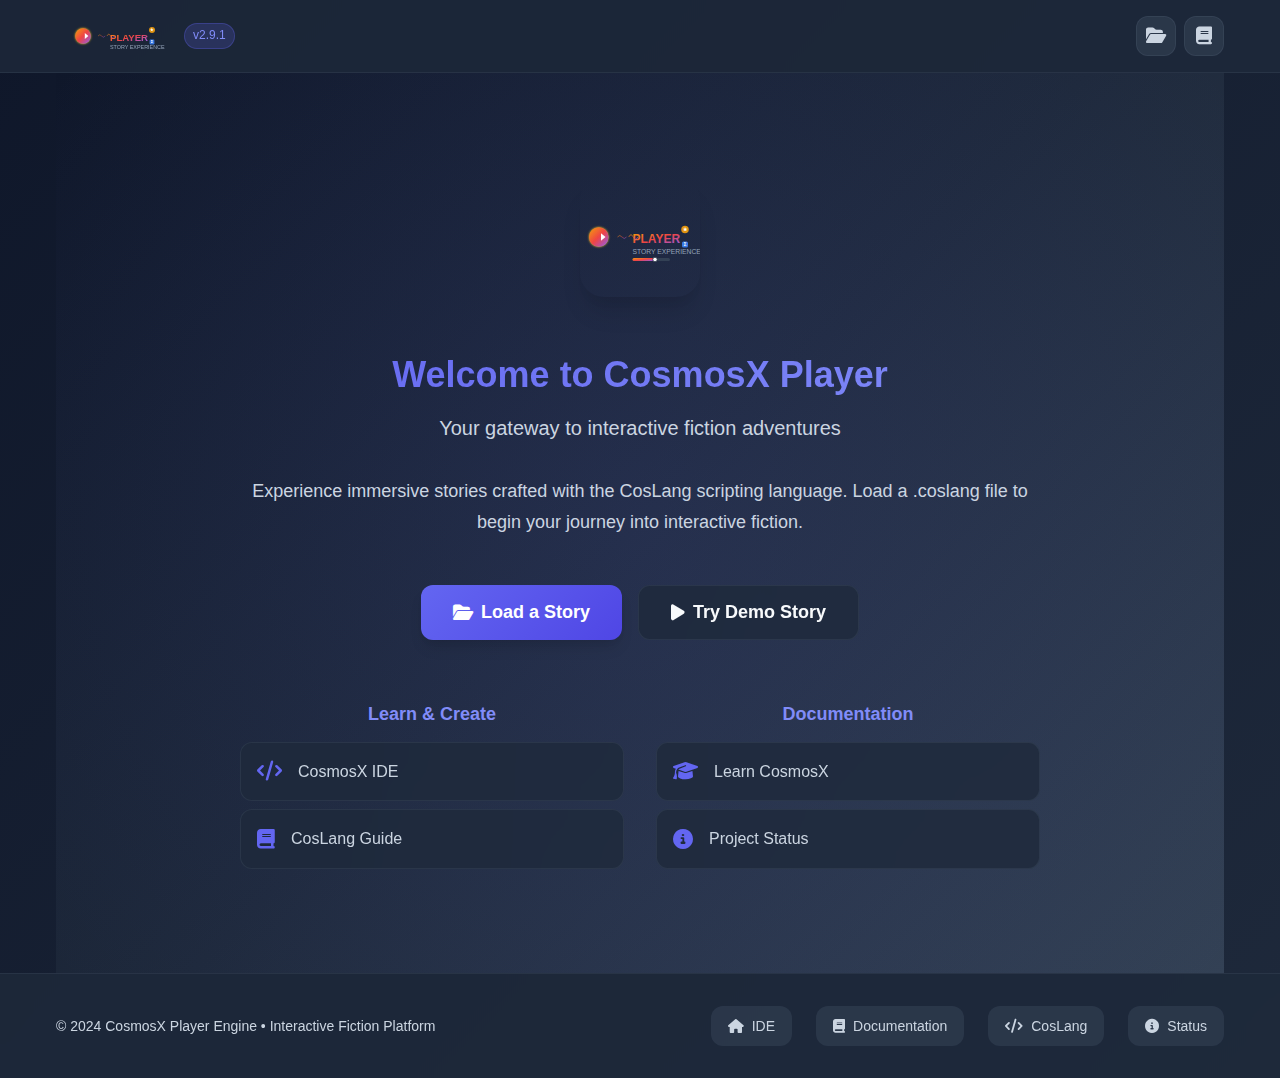
<file: player/index.html>
<!DOCTYPE html>
<html lang="en">
<head>
  <meta charset="UTF-8">
  <meta name="viewport" content="width=device-width, initial-scale=1.0">
  <title>CosmosX Player Engine</title>
  <link rel="icon" type="image/svg+xml" href="../assets/logos/favicon.svg">
      <link rel="icon" type="image/svg+xml" href="../assets/logos/favicon.svg">
  <link rel="stylesheet" href="https://cdnjs.cloudflare.com/ajax/libs/font-awesome/6.4.0/css/all.min.css">
  <link rel="stylesheet" href="styles/base.css">
  <link rel="stylesheet" href="styles/components.css">
  <link rel="stylesheet" href="styles/utilities.css">
</head>
<body>
  <!-- App Header -->
  <header class="app-header" role="banner">
    <div class="container header-content">
      <a href="#" class="logo" aria-label="CosmosX Player Home">
        <img src="../assets/logos/player-logo.svg" alt="COSMOSX Player" class="logo-svg" width="120" height="30" />
        <span class="version-badge">v2.9.1</span>
      </a>
      <nav aria-label="Main actions">
        <div class="flex gap-sm" id="nav-actions">
          <button class="btn-icon" id="load-file-btn" aria-label="Load Story" title="Load Story File">
            <i class="fas fa-folder-open"></i>
          </button>
          <button class="btn-icon" id="save-btn" aria-label="Save Game" title="Save Game" style="display: none;">
            <i class="fas fa-save"></i>
          </button>
          <button class="btn-icon" id="load-btn" aria-label="Load Game" title="Load Saved Game" style="display: none;">
            <i class="fas fa-download"></i>
          </button>
          <button class="btn-icon" id="docs-btn" aria-label="Documentation" title="Documentation">
            <i class="fas fa-book"></i>
          </button>
        </div>
      </nav>
    </div>
  </header>

  <!-- Main Content Area -->
  <main class="app-main" id="main-content" tabindex="-1">
    <div class="container story-container">
      <!-- Background Elements -->
      <div class="bg-elements">
        <div class="bg-element bg-element-1"></div>
        <div class="bg-element bg-element-2"></div>
      </div>
      
      <!-- Welcome Screen (Default) -->
      <div id="welcome-screen" class="welcome-screen fade-in">
        <div class="welcome-content">
          <div class="welcome-logo">
            <img src="../assets/logos/player-logo.svg" alt="COSMOSX Player" class="welcome-logo-img">
          </div>
          
          <h1 class="welcome-title">Welcome to CosmosX Player</h1>
          <p class="welcome-subtitle">Your gateway to interactive fiction adventures</p>
          
          <div class="welcome-description">
            <p>Experience immersive stories crafted with the CosLang scripting language. 
            Load a .coslang file to begin your journey into interactive fiction.</p>
          </div>
          
          <div class="welcome-actions">
            <button class="btn btn-primary welcome-btn" id="welcome-load-btn">
              <i class="fas fa-folder-open"></i>
              Load a Story
            </button>
            <button class="btn btn-secondary welcome-btn" id="welcome-demo-btn">
              <i class="fas fa-play"></i>
              Try Demo Story
            </button>
          </div>
          
          <div class="welcome-links">
            <div class="welcome-link-group">
              <h3>Learn & Create</h3>
              <div class="welcome-link-buttons">
                <a href="../index.html" class="welcome-link-btn">
                  <i class="fas fa-code"></i>
                  CosmosX IDE
                </a>
                <a href="../docs/COSLANG/learn.html" class="welcome-link-btn">
                  <i class="fas fa-book"></i>
                  CosLang Guide
                </a>
              </div>
            </div>
            
            <div class="welcome-link-group">
              <h3>Documentation</h3>
              <div class="welcome-link-buttons">
                <a href="../docs/COSMOSX/learn.html" class="welcome-link-btn">
                  <i class="fas fa-graduation-cap"></i>
                  Learn CosmosX
                </a>
                <a href="../status.md" class="welcome-link-btn">
                  <i class="fas fa-info-circle"></i>
                  Project Status
                </a>
              </div>
            </div>
          </div>
        </div>
      </div>
      
      <!-- Story Content (Hidden by default) -->
      <div id="story-content" class="story-content-container" style="display: none;">
        <div id="story-root" class="story-content fade-in">
          <!-- Dynamic content will be rendered here by CosmosUI -->
        </div>
        
        <div id="choices-root" class="choices-container">
          <!-- Dynamic choices will be rendered here by CosmosUI -->
        </div>
        
        <div id="stats-root" class="stats-panel fade-in">
          <!-- Dynamic stats will be rendered here by CosmosUI -->
        </div>
        
        <div id="inventory-root" class="inventory-panel fade-in">
          <!-- Dynamic inventory will be rendered here by CosmosUI -->
        </div>
        
        <div id="achievements-root" class="achievements-panel fade-in"></div>
        
        <div id="events-root" class="events-panel fade-in">
          <!-- Dynamic events will be rendered here by CosmosUI -->
        </div>
        
        <div id="log-root" class="log-panel fade-in">
          <!-- Dynamic story log will be rendered here by CosmosUI -->
        </div>
        
        <div id="dice-root" class="dice-panel fade-in">
          <!-- Dynamic dice rolls will be rendered here by CosmosUI -->
        </div>
      </div>
    </div>
  </main>
  
  <!-- App Footer -->
  <footer class="app-footer" role="contentinfo">
    <div class="container">
      <div class="footer-content">
        <div class="copyright text-sm text-secondary">
          © 2024 CosmosX Player Engine • Interactive Fiction Platform
        </div>
        
        <div class="footer-nav">
          <a href="../index.html" class="footer-link">
            <i class="fas fa-home"></i> IDE
          </a>
          <a href="../docs/COSMOSX/learn.html" class="footer-link">
            <i class="fas fa-book"></i> Documentation
          </a>
          <a href="../docs/COSLANG/learn.html" class="footer-link">
            <i class="fas fa-code"></i> CosLang
          </a>
          <a href="../status.md" class="footer-link">
            <i class="fas fa-info-circle"></i> Status
          </a>
        </div>
      </div>
    </div>
  </footer>

  <!-- Modular JS -->
  <script type="module" src="scripts/corePlayer.js"></script>
  <script type="module" src="scripts/main.js"></script>
  <script type="module" src="scripts/dialogues.js"></script>
  <script type="module" src="scripts/ui.js"></script>
  <script type="module" src="scripts/fileloader.js"></script>
  <script type="module">
    import { parseCosLang } from '../js/cosmosx-engine/core/CosmosEngine/parser.js';
    window.parseCosLang = parseCosLang;
  </script>
</body>
</html>
</file>
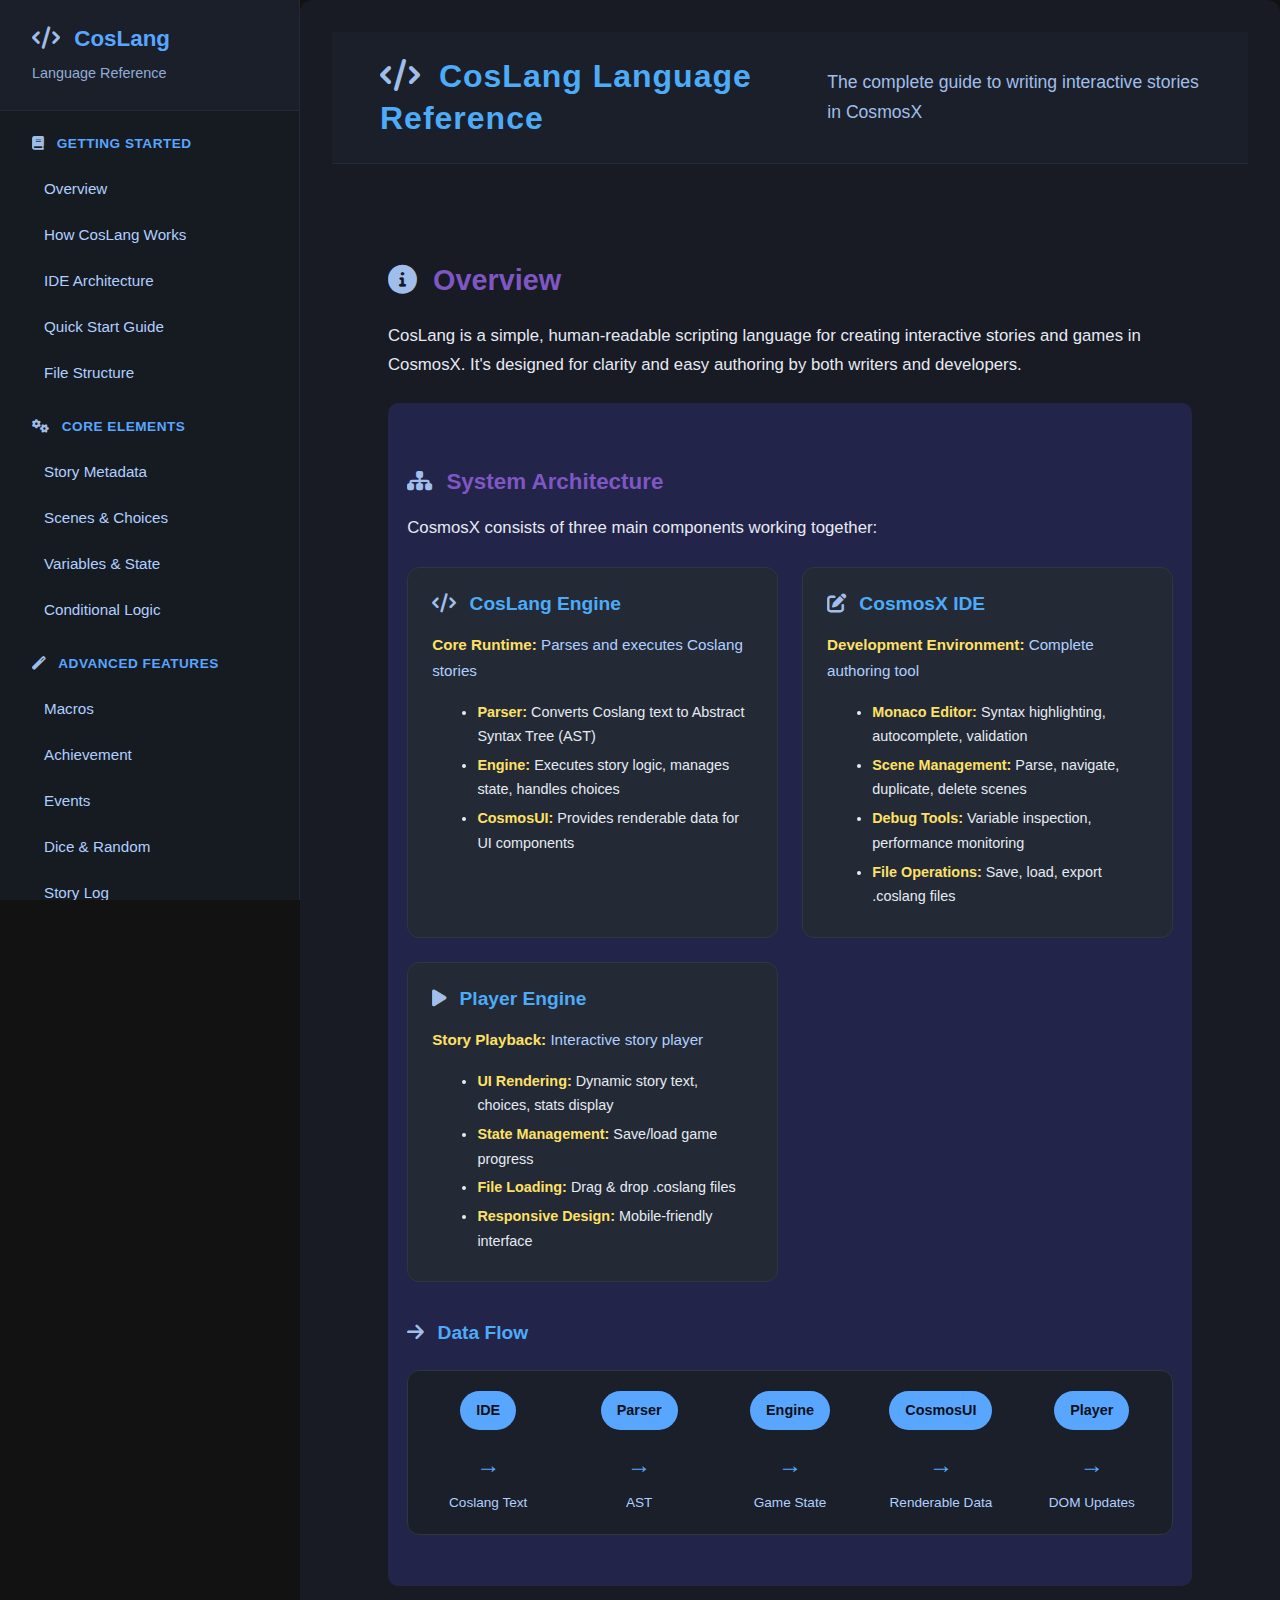
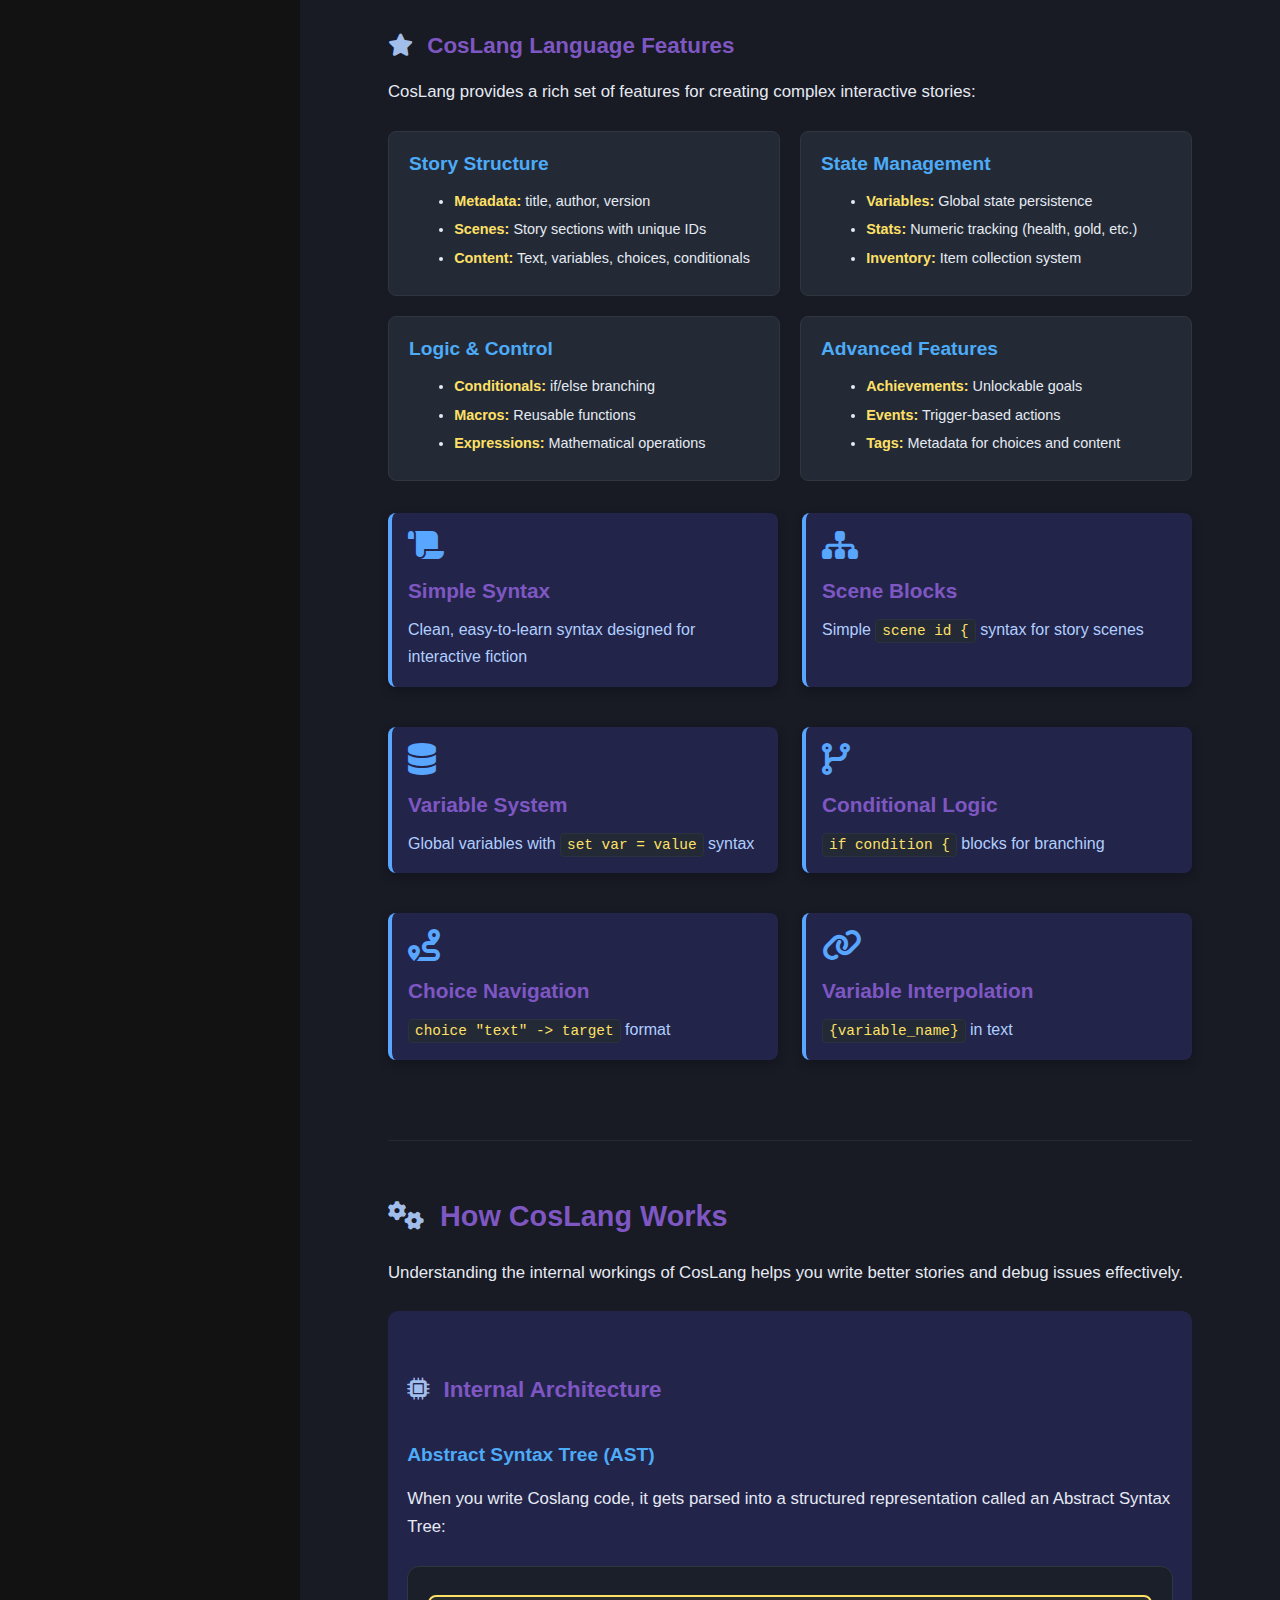
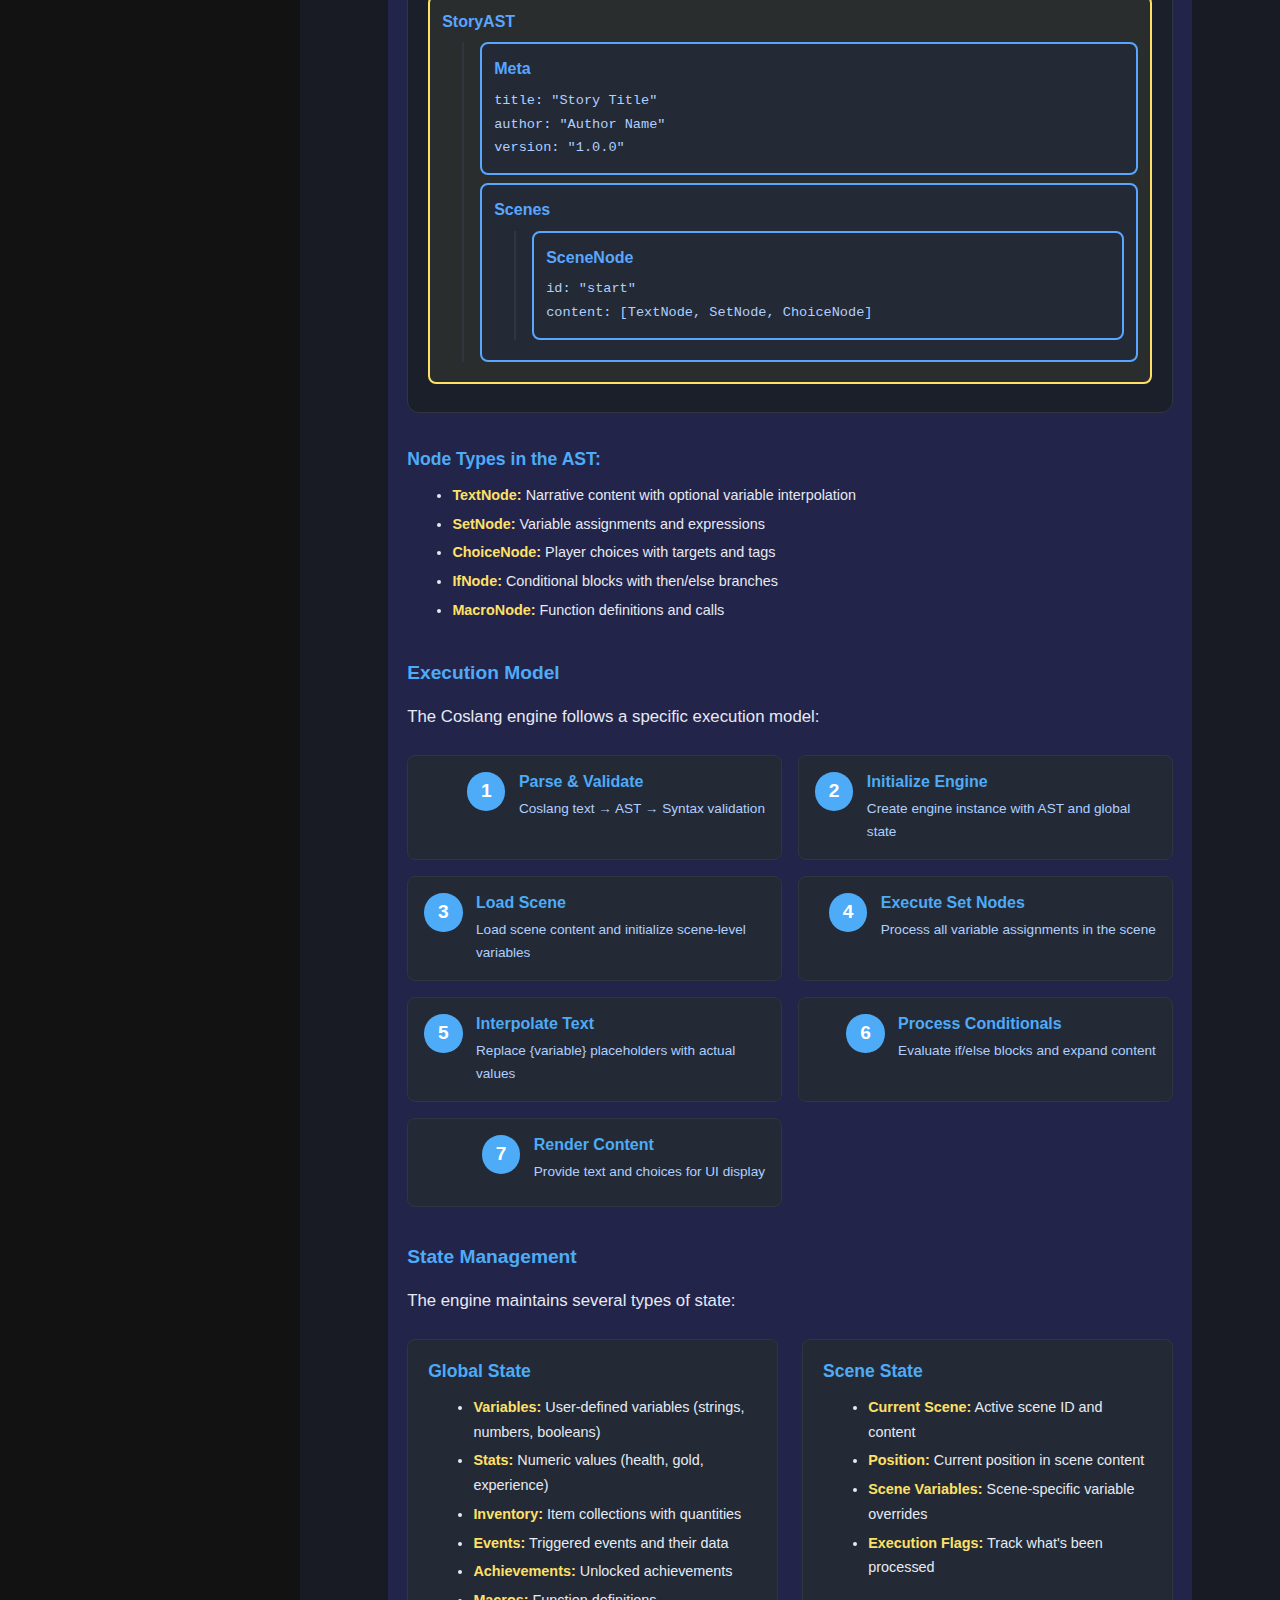
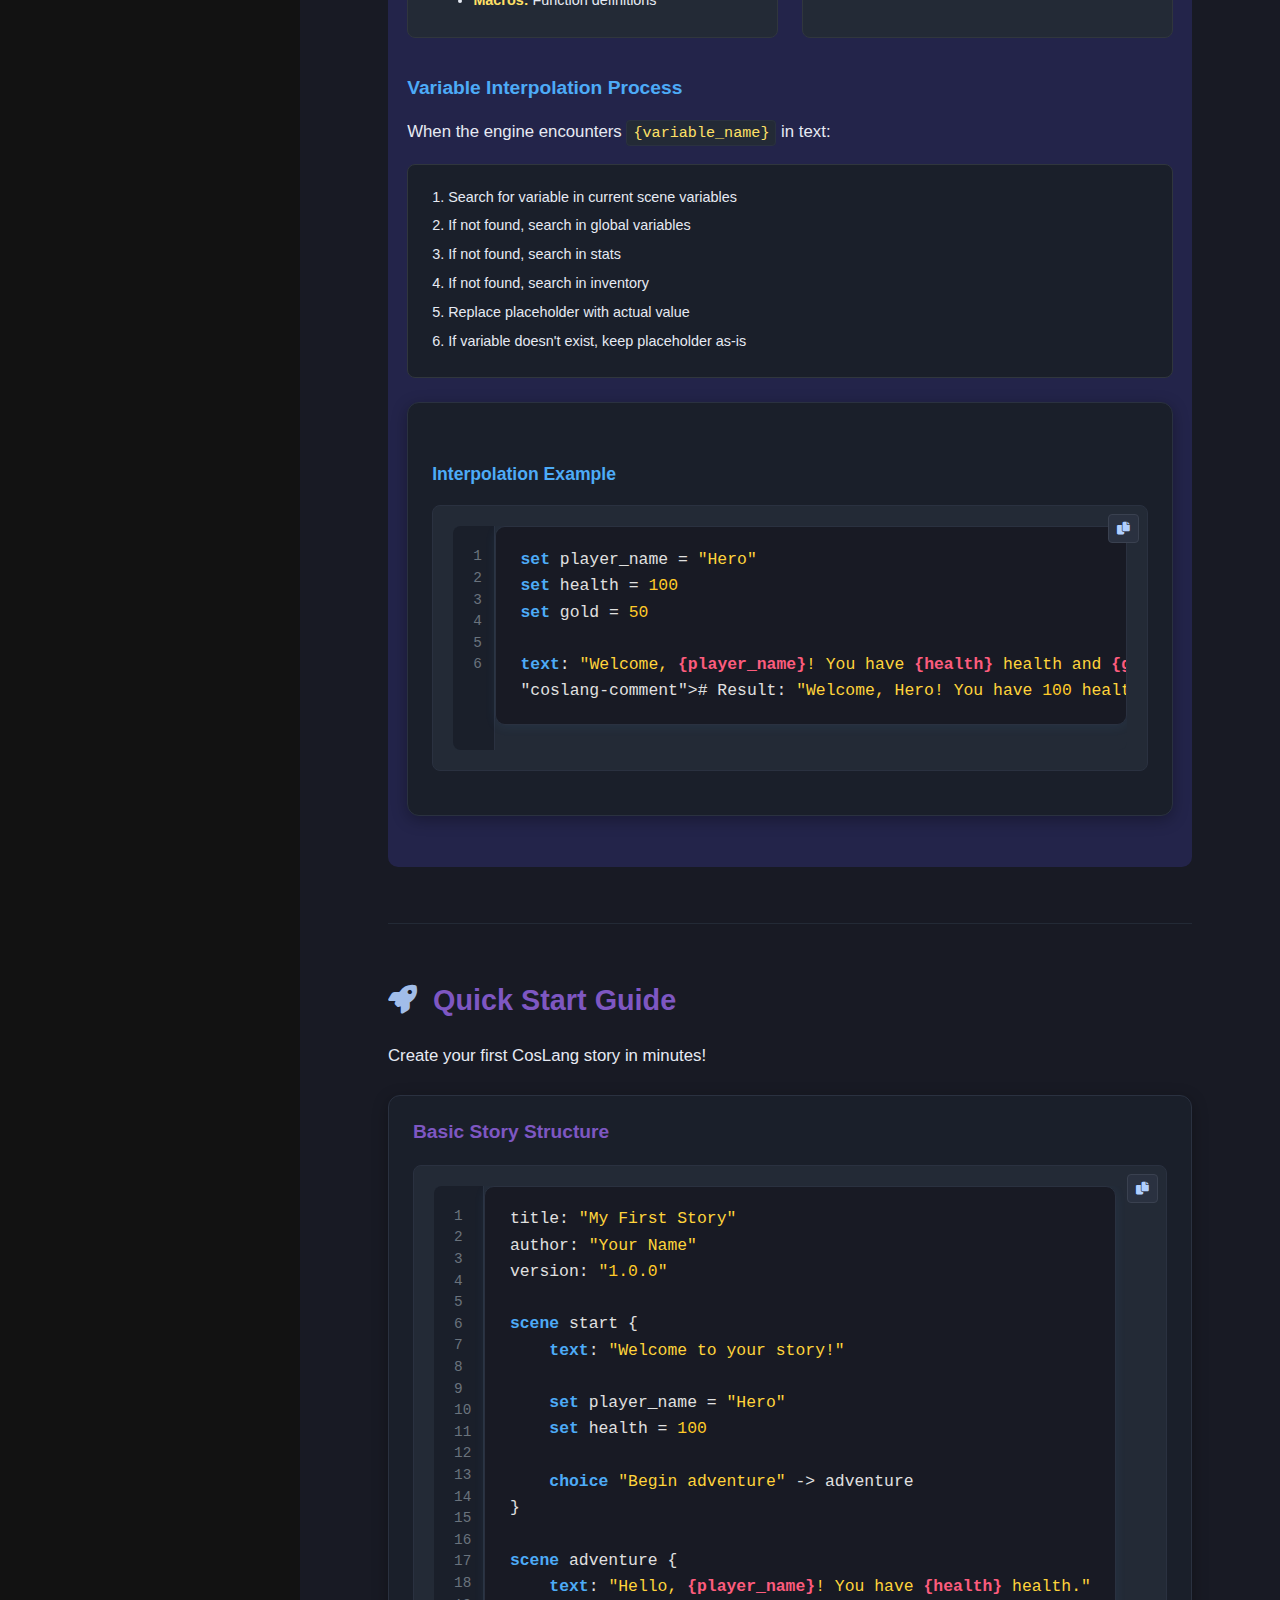
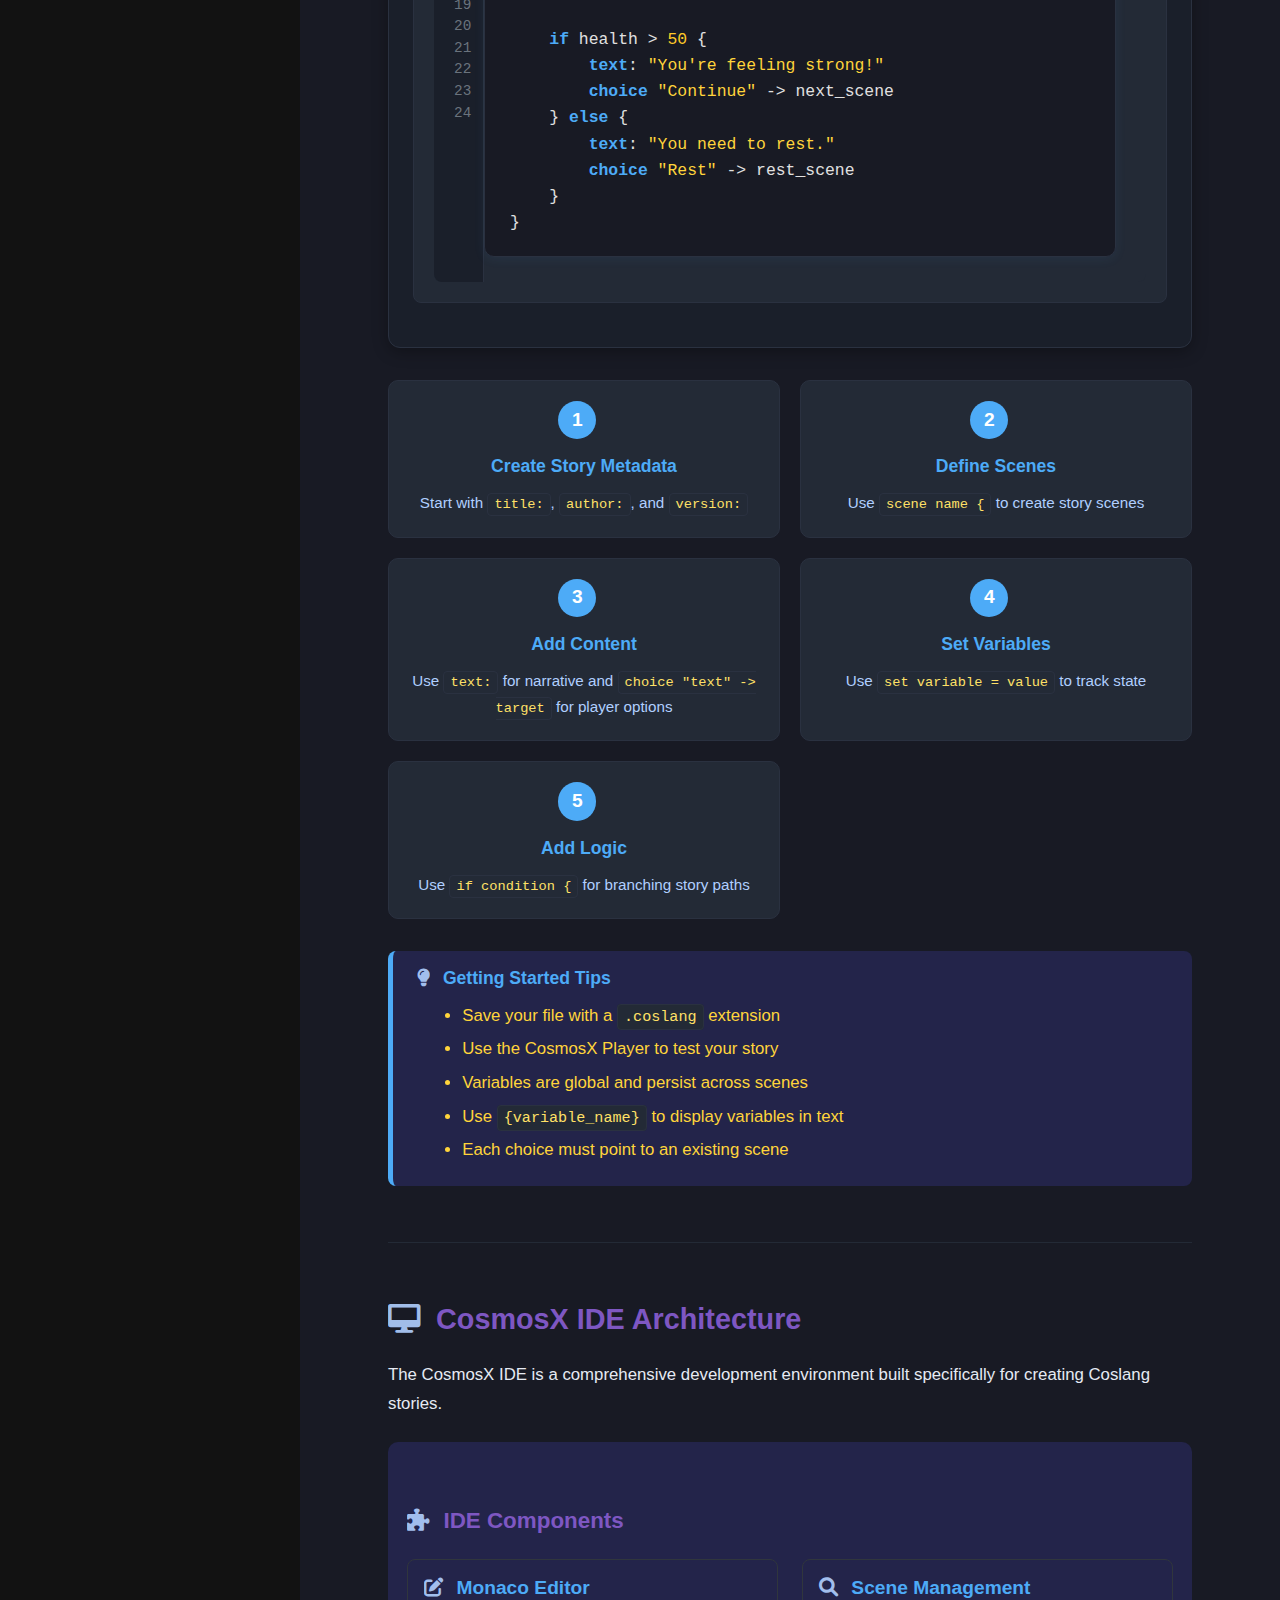
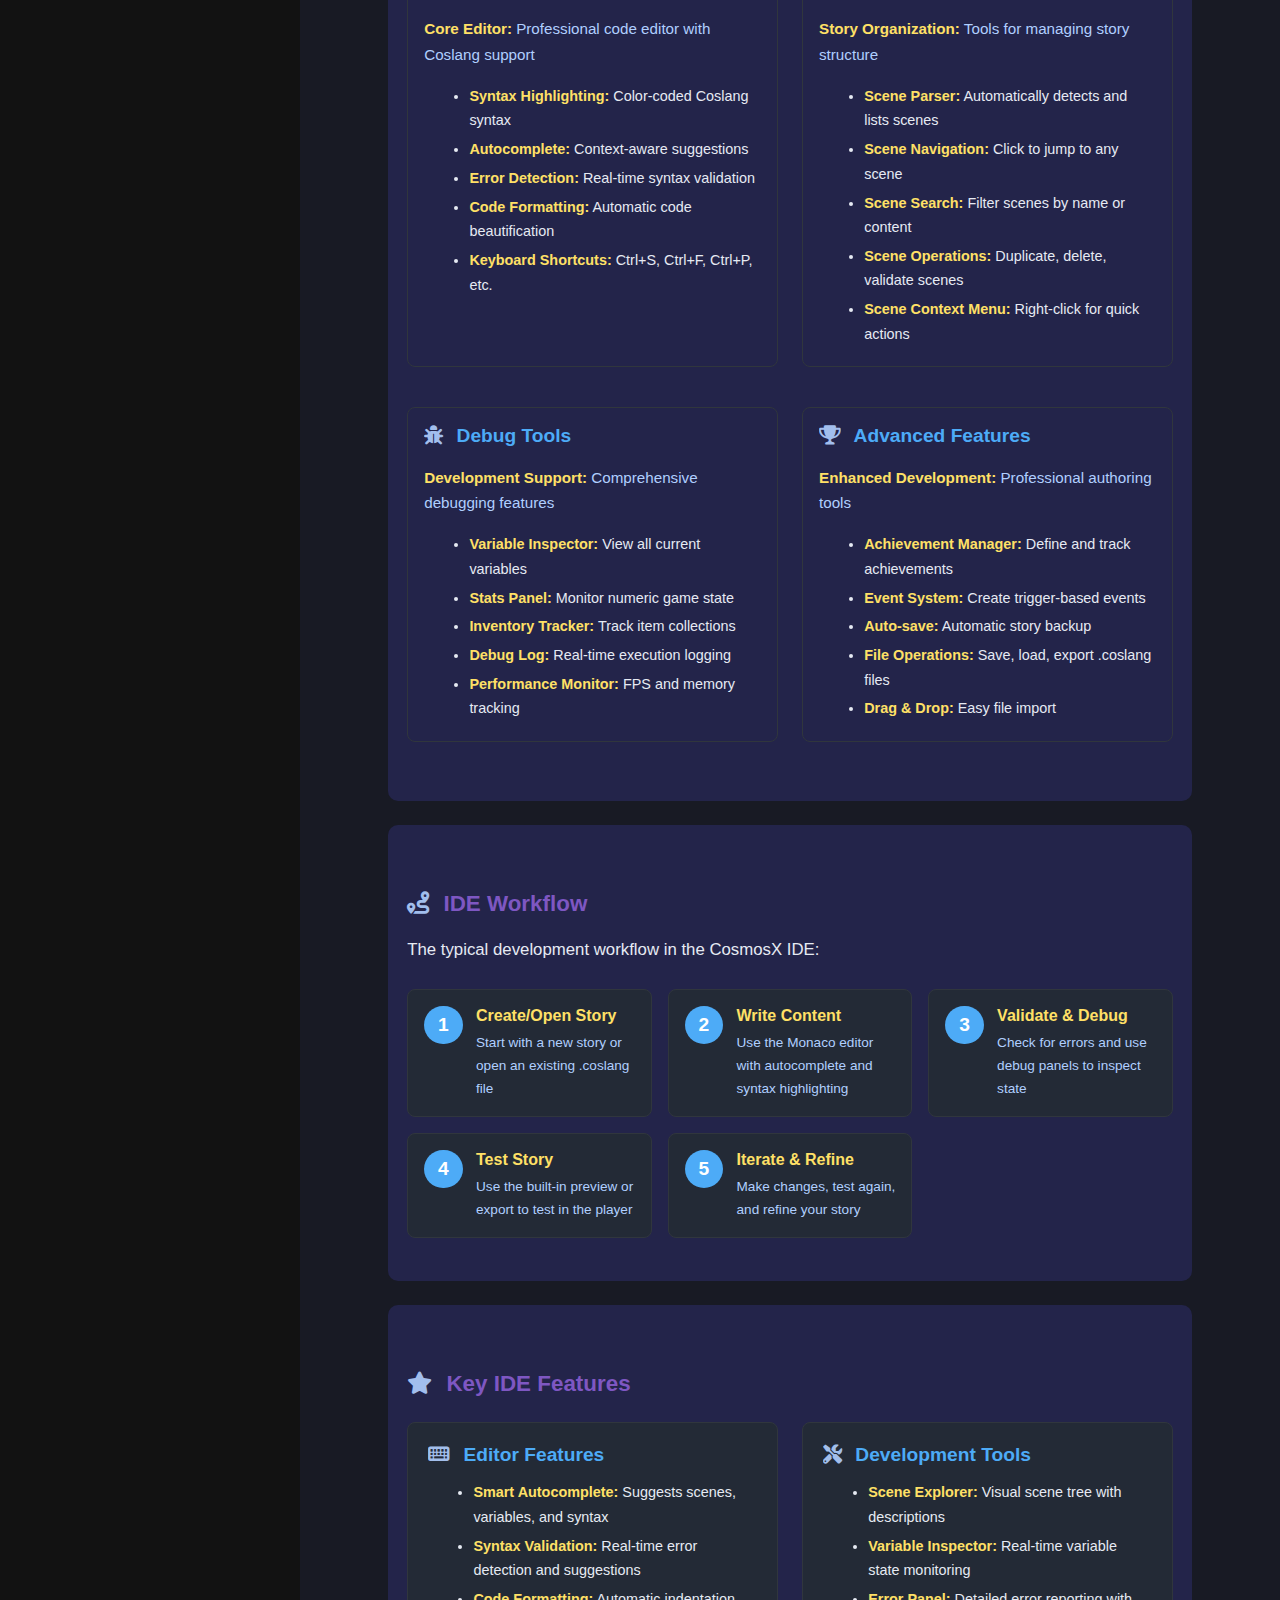
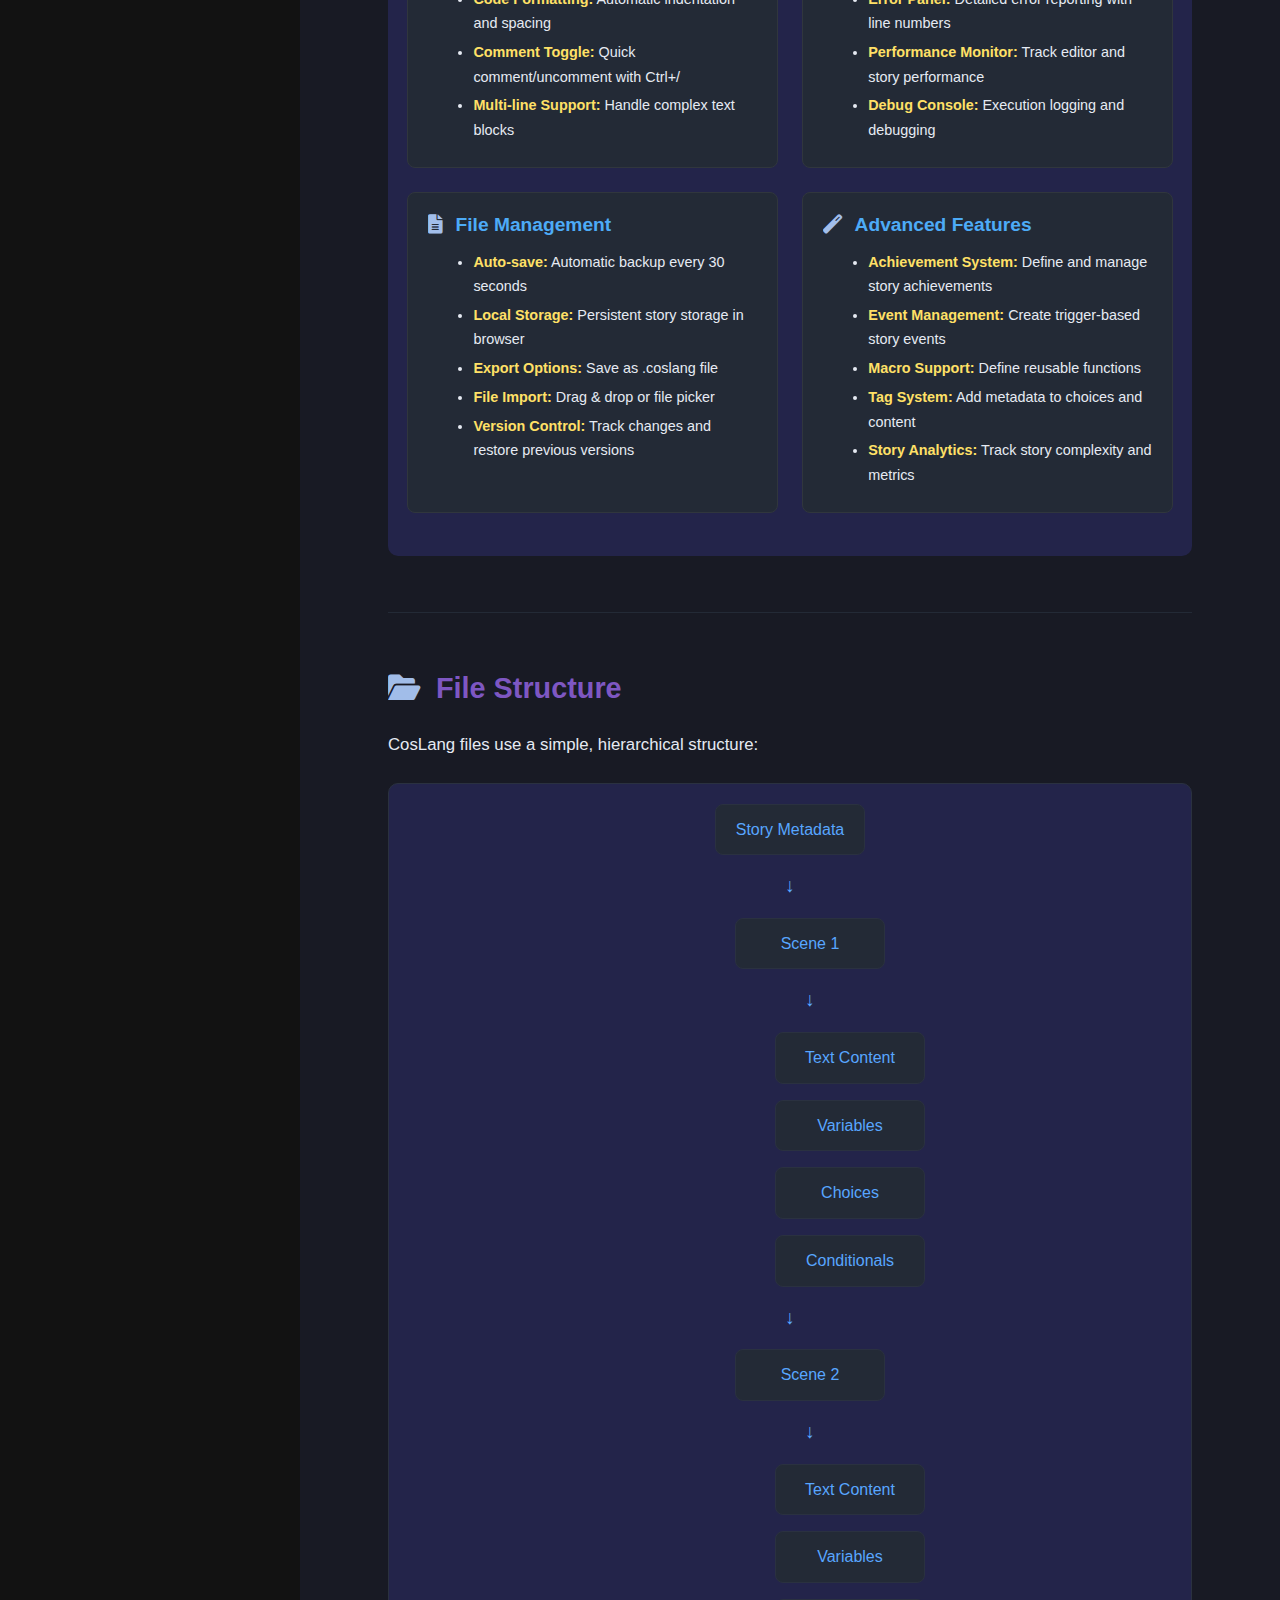
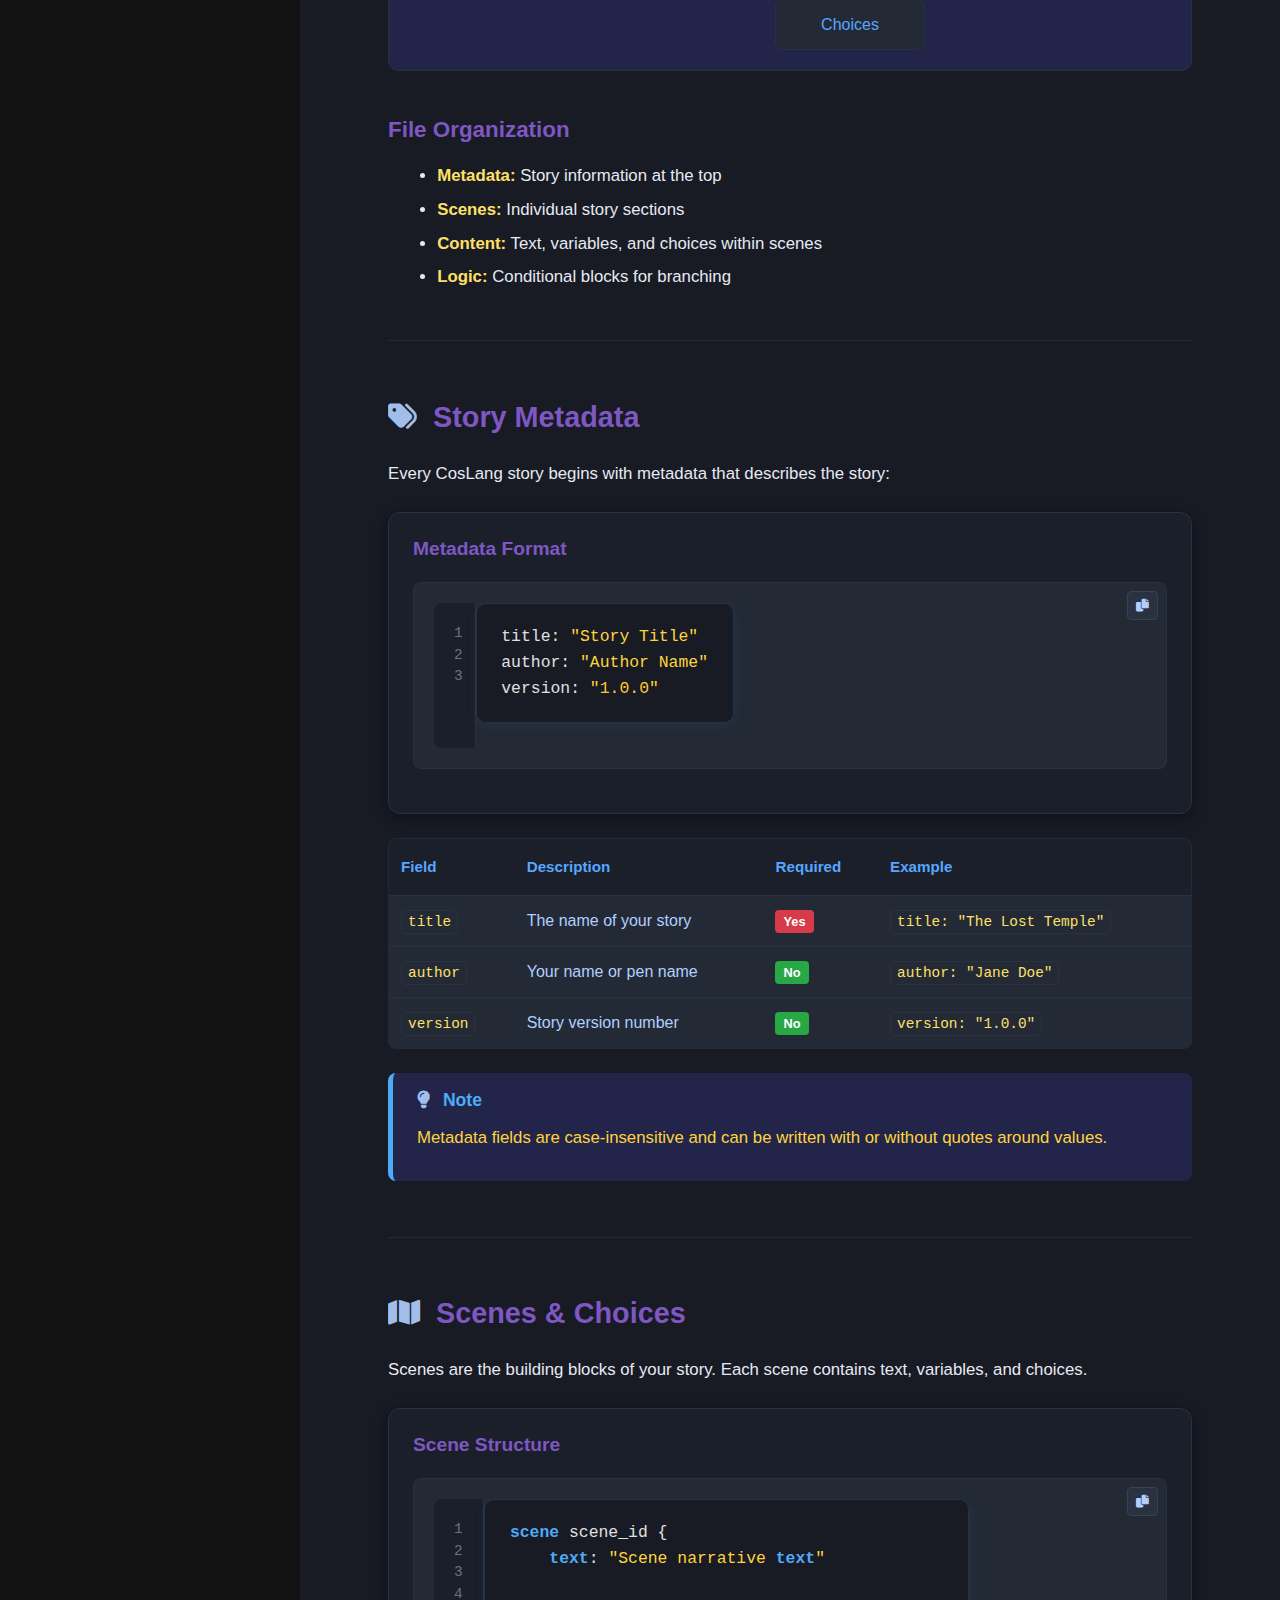
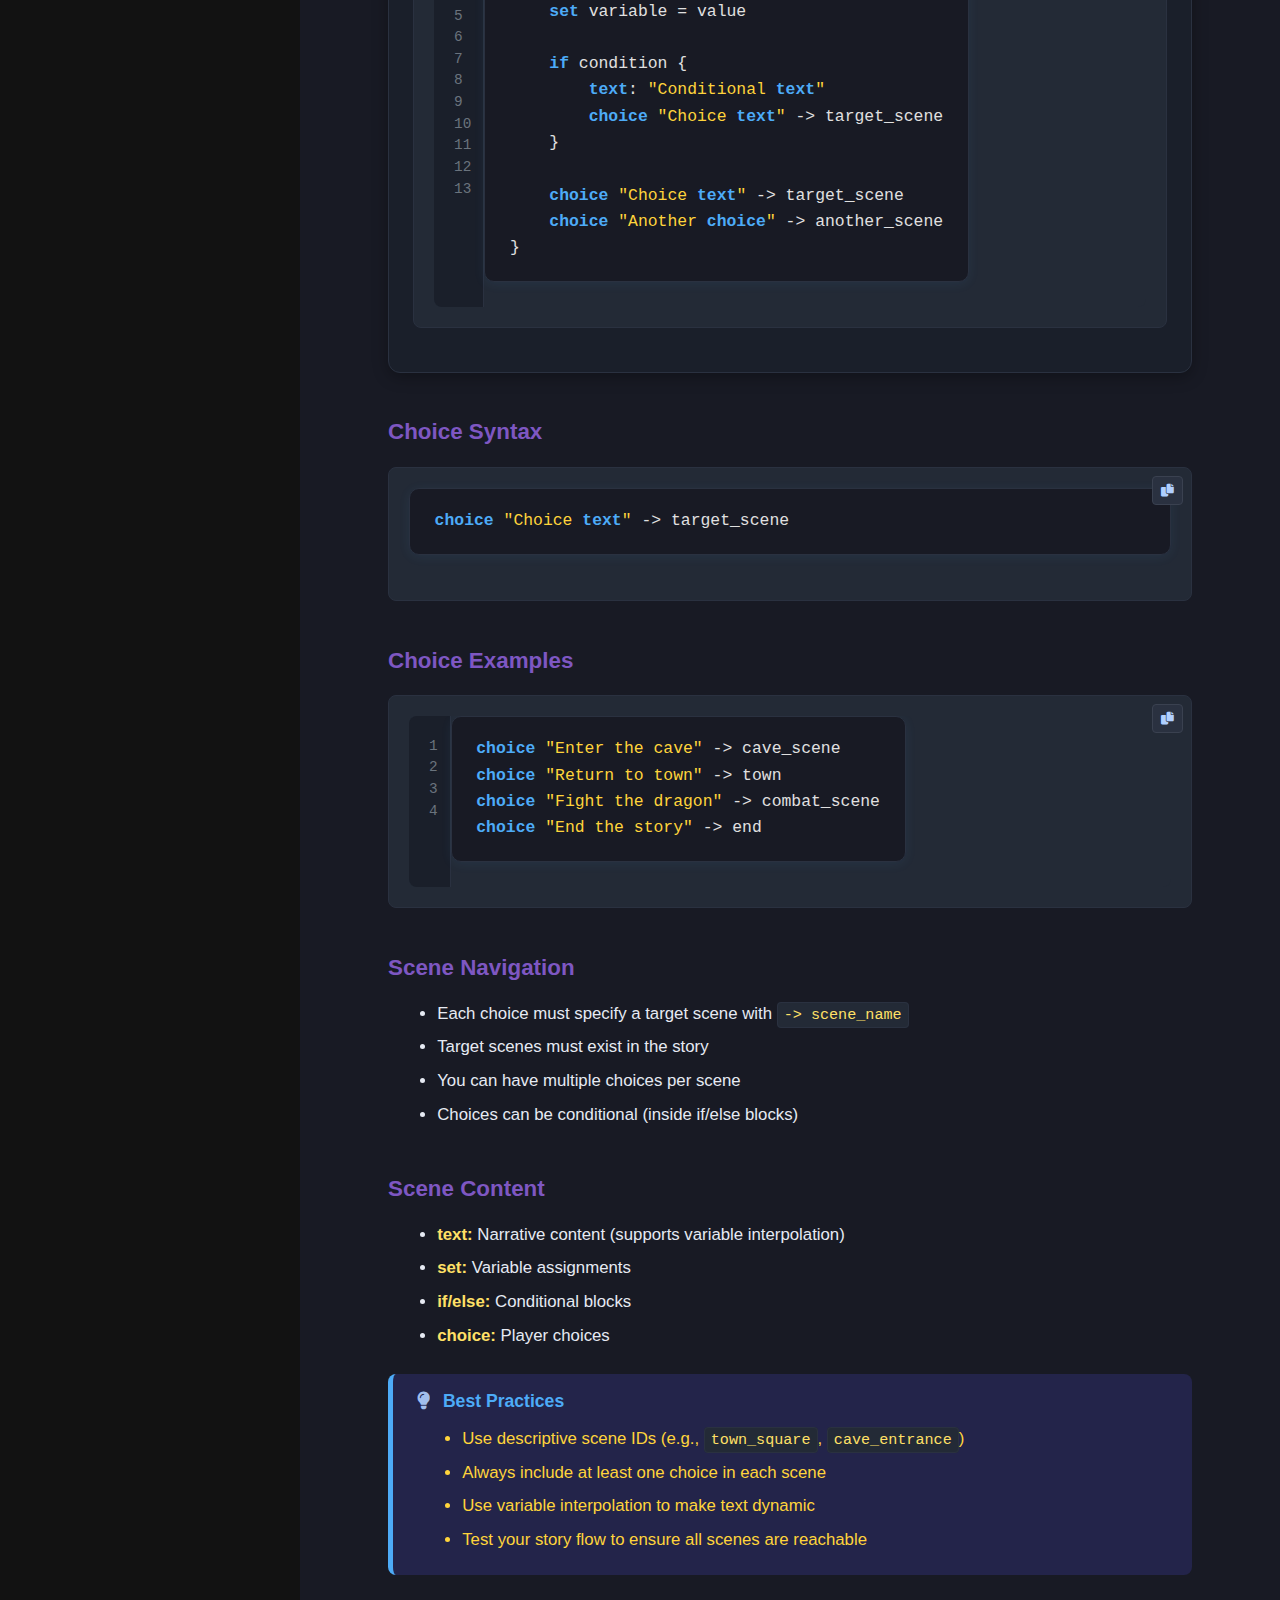
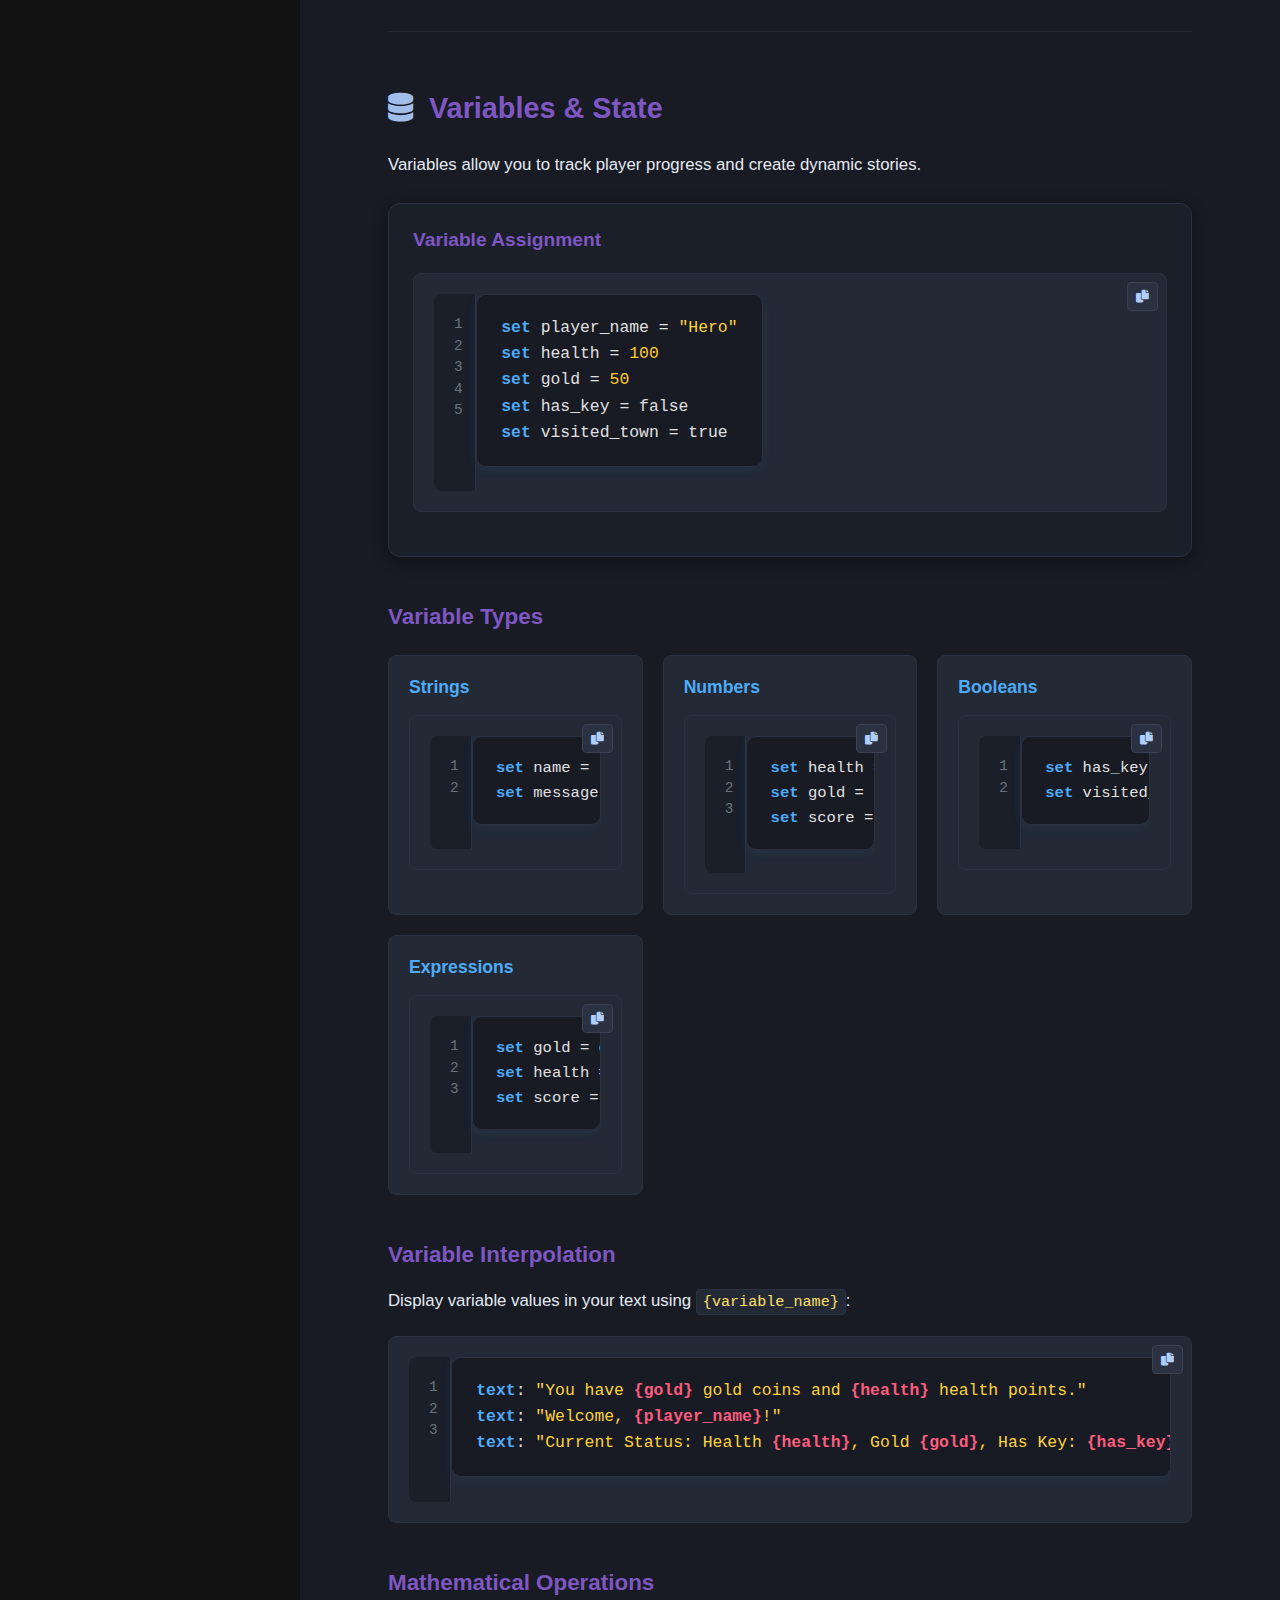
<file: docs/COSLANG/learn.html>
<!DOCTYPE html>
<html lang="en">
<head>
    <meta charset="UTF-8">
    <meta name="viewport" content="width=device-width, initial-scale=1.0">
    <title>CosLang Language Reference - CosmosX IDE</title>
    <link rel="stylesheet" href="learn-assets/learn.css">
    <link rel="stylesheet" href="https://cdnjs.cloudflare.com/ajax/libs/font-awesome/6.0.0/css/all.min.css">
    <!-- All scrollbar and color styling is handled in learn-assets/learn.css -->
    <style>
      /* Modern, beautiful, and clear code block styling */
      pre code {
        background: #181a24;
        color: #e0e0e0;
        border-radius: 10px;
        padding: 1.2em 1.5em;
        font-size: 1.08em;
        line-height: 1.6;
        display: block;
        overflow-x: auto;
        box-shadow: 0 2px 12px rgba(77,171,247,0.08);
        margin-bottom: 1.5em;
      }
      .note, .warning, .tip {
        background: #23244a;
        color: #ffd43b;
        border-left: 5px solid #4dabf7;
        border-radius: 8px;
        padding: 1em 1.5em;
        margin: 1.5em 0;
        font-size: 1em;
      }
      .warning { color: #f44336; border-left-color: #f44336; background: #2d2323; }
      .tip { color: #66bb6a; border-left-color: #66bb6a; background: #1e2d23; }
      .example-title { font-weight: bold; color: #4dabf7; margin-bottom: 0.5em; }
      .section-highlight { background: #23244a; border-radius: 8px; padding: 1em; margin: 1.5em 0; }
      .syntax-highlight { color: #ffd43b; font-weight: bold; }
      .faq-item { margin-bottom: 1.5em; }
      .faq-item h3 { color: #4dabf7; }
      .rules-grid { display: flex; flex-wrap: wrap; gap: 1.5em; }
      .rule-card { background: #181a24; border-radius: 8px; padding: 1em 1.2em; flex: 1 1 220px; min-width: 220px; }
      .rule-card h4 { color: #7e57c2; margin-bottom: 0.5em; }
      .feature-card, .component-card { background: #23244a; border-radius: 8px; padding: 1em; margin-bottom: 1em; }
      .feature-card h3, .component-card h4 { color: #4dabf7; }
      .feature-card ul, .component-card ul { margin-left: 1.2em; }
      .upcoming-feature { background: #23244a; border-radius: 8px; padding: 0.7em 1em; margin-bottom: 0.7em; }
      .upcoming-feature h4 { color: #ffd43b; }
      .step-number, .workflow-step .step-number { background: #4dabf7; color: #fff; border-radius: 50%; width: 2em; height: 2em; display: inline-flex; align-items: center; justify-content: center; font-weight: bold; margin-right: 0.7em; }
      .content-header h1 { color: #4dabf7; }
      .subtitle { color: #a0a0a0; }
      .container { background: #121212; }
      .content { background: #181a24; border-radius: 12px; padding: 2em; }
      .content-body { max-width: 900px; margin: 0 auto; }
      .content-body h2, .content-body h3 { color: #7e57c2; }
      .content-body h4, .content-body h5 { color: #4dabf7; }
      .content-body ul { margin-left: 1.5em; }
      .content-body li { margin-bottom: 0.3em; }
      .architecture-overview, .internal-architecture, .ide-components, .ide-workflow, .ide-features, .structure-diagram { background: #23244a; border-radius: 10px; padding: 1.2em; margin: 1.5em 0; }
    </style>
</head>
<body>
    <div class="container">
        <nav class="sidebar" id="sidebar">
            <div class="sidebar-header">
                <h2><i class="fas fa-code"></i> CosLang</h2>
                <p>Language Reference</p>
            </div>
            
            <div class="nav-section">
                <h3><i class="fas fa-book"></i> Getting Started</h3>
                <ul>
                    <li><a href="#overview" class="nav-link">Overview</a></li>
                    <li><a href="#how-coslang-works" class="nav-link">How CosLang Works</a></li>
                    <li><a href="#ide-architecture" class="nav-link">IDE Architecture</a></li>
                    <li><a href="#quickstart" class="nav-link">Quick Start Guide</a></li>
                    <li><a href="#file-structure" class="nav-link">File Structure</a></li>
                </ul>
            </div>
            
            <div class="nav-section">
                <h3><i class="fas fa-cogs"></i> Core Elements</h3>
                <ul>
                    <li><a href="#story-metadata" class="nav-link">Story Metadata</a></li>
                    <li><a href="#scenes--choices" class="nav-link">Scenes & Choices</a></li>
                    <li><a href="#variables--state" class="nav-link">Variables & State</a></li>
                    <li><a href="#conditional-logic" class="nav-link">Conditional Logic</a></li>
                </ul>
            </div>
            
            <div class="nav-section">
                <h3><i class="fas fa-magic"></i> Advanced Features</h3>
                <ul>
                    <li><a href="#macros" class="nav-link">Macros</a></li>
                    <li><a href="#achievements" class="nav-link">Achievement</a></li>
                    <li><a href="#events" class="nav-link">Events </a></li>
                    <li><a href="#dice" class="nav-link">Dice & Random</a></li>
                    <li><a href="#story-log" class="nav-link">Story Log</a></li>
                </ul>
            </div>
            
            <div class="nav-section">
                <h3><i class="fas fa-tools"></i> Reference</h3>
                <ul>
                    <li><a href="#full-example" class="nav-link">Full Example</a></li>
                    <li><a href="#syntax-rules" class="nav-link">Syntax Rules</a></li>
                    <li><a href="#faq" class="nav-link">FAQ</a></li>
                    <li><a href="#whats-new" class="nav-link">What's New</a></li>
                </ul>
            </div>
        </nav>

        <main class="content">
            <header class="content-header">
                <button class="mobile-menu-toggle" id="mobileMenuToggle">
                    <i class="fas fa-bars"></i>
                </button>
                <h1><i class="fas fa-code"></i> CosLang Language Reference</h1>
                <p class="subtitle">The complete guide to writing interactive stories in CosmosX</p>
            </header>

            <div class="content-body">
                <section id="overview">
                    <h2><i class="fas fa-info-circle"></i> Overview</h2>
                    <p>CosLang is a simple, human-readable scripting language for creating interactive stories and games in CosmosX. It's designed for clarity and easy authoring by both writers and developers.</p>
                    
                    <div class="architecture-overview">
                        <h3><i class="fas fa-sitemap"></i> System Architecture</h3>
                        <p>CosmosX consists of three main components working together:</p>
                        
                        <div class="architecture-grid">
                            <div class="arch-card">
                                <h4><i class="fas fa-code"></i> CosLang Engine</h4>
                                <p><strong>Core Runtime:</strong> Parses and executes Coslang stories</p>
                                <ul>
                                    <li><strong>Parser:</strong> Converts Coslang text to Abstract Syntax Tree (AST)</li>
                                    <li><strong>Engine:</strong> Executes story logic, manages state, handles choices</li>
                                    <li><strong>CosmosUI:</strong> Provides renderable data for UI components</li>
                                </ul>
                            </div>
                            
                            <div class="arch-card">
                                <h4><i class="fas fa-edit"></i> CosmosX IDE</h4>
                                <p><strong>Development Environment:</strong> Complete authoring tool</p>
                                <ul>
                                    <li><strong>Monaco Editor:</strong> Syntax highlighting, autocomplete, validation</li>
                                    <li><strong>Scene Management:</strong> Parse, navigate, duplicate, delete scenes</li>
                                    <li><strong>Debug Tools:</strong> Variable inspection, performance monitoring</li>
                                    <li><strong>File Operations:</strong> Save, load, export .coslang files</li>
                                </ul>
                            </div>
                            
                            <div class="arch-card">
                                <h4><i class="fas fa-play"></i> Player Engine</h4>
                                <p><strong>Story Playback:</strong> Interactive story player</p>
                                <ul>
                                    <li><strong>UI Rendering:</strong> Dynamic story text, choices, stats display</li>
                                    <li><strong>State Management:</strong> Save/load game progress</li>
                                    <li><strong>File Loading:</strong> Drag & drop .coslang files</li>
                                    <li><strong>Responsive Design:</strong> Mobile-friendly interface</li>
                                </ul>
                            </div>
                        </div>
                        
                        <div class="data-flow">
                            <h4><i class="fas fa-arrow-right"></i> Data Flow</h4>
                            <div class="flow-diagram">
                                <div class="flow-step">
                                    <span class="step-label">IDE</span>
                                    <span class="step-arrow">→</span>
                                    <span class="step-desc">Coslang Text</span>
                                </div>
                                <div class="flow-step">
                                    <span class="step-label">Parser</span>
                                    <span class="step-arrow">→</span>
                                    <span class="step-desc">AST</span>
                                </div>
                                <div class="flow-step">
                                    <span class="step-label">Engine</span>
                                    <span class="step-arrow">→</span>
                                    <span class="step-desc">Game State</span>
                                </div>
                                <div class="flow-step">
                                    <span class="step-label">CosmosUI</span>
                                    <span class="step-arrow">→</span>
                                    <span class="step-desc">Renderable Data</span>
                                </div>
                                <div class="flow-step">
                                    <span class="step-label">Player</span>
                                    <span class="step-arrow">→</span>
                                    <span class="step-desc">DOM Updates</span>
                                </div>
                            </div>
                        </div>
                    </div>
                    
                    <div class="language-features">
                        <h3><i class="fas fa-star"></i> CosLang Language Features</h3>
                        <p>CosLang provides a rich set of features for creating complex interactive stories:</p>
                        
                        <div class="features-grid">
                            <div class="feature-item">
                                <h4>Story Structure</h4>
                                <ul>
                                    <li><strong>Metadata:</strong> title, author, version</li>
                                    <li><strong>Scenes:</strong> Story sections with unique IDs</li>
                                    <li><strong>Content:</strong> Text, variables, choices, conditionals</li>
                                </ul>
                            </div>
                            
                            <div class="feature-item">
                                <h4>State Management</h4>
                                <ul>
                                    <li><strong>Variables:</strong> Global state persistence</li>
                                    <li><strong>Stats:</strong> Numeric tracking (health, gold, etc.)</li>
                                    <li><strong>Inventory:</strong> Item collection system</li>
                                </ul>
                            </div>
                            
                            <div class="feature-item">
                                <h4>Logic & Control</h4>
                                <ul>
                                    <li><strong>Conditionals:</strong> if/else branching</li>
                                    <li><strong>Macros:</strong> Reusable functions</li>
                                    <li><strong>Expressions:</strong> Mathematical operations</li>
                                </ul>
                            </div>
                            
                            <div class="feature-item">
                                <h4>Advanced Features</h4>
                                <ul>
                                    <li><strong>Achievements:</strong> Unlockable goals</li>
                                    <li><strong>Events:</strong> Trigger-based actions</li>
                                    <li><strong>Tags:</strong> Metadata for choices and content</li>
                                </ul>
                            </div>
                        </div>
                    </div>
                    
                    <div class="feature-grid">
                        <div class="feature-card">
                            <i class="fas fa-scroll"></i>
                            <h3>Simple Syntax</h3>
                            <p>Clean, easy-to-learn syntax designed for interactive fiction</p>
                        </div>
                        <div class="feature-card">
                            <i class="fas fa-sitemap"></i>
                            <h3>Scene Blocks</h3>
                            <p>Simple <code>scene id {</code> syntax for story scenes</p>
                        </div>
                        <div class="feature-card">
                            <i class="fas fa-database"></i>
                            <h3>Variable System</h3>
                            <p>Global variables with <code>set var = value</code> syntax</p>
                        </div>
                        <div class="feature-card">
                            <i class="fas fa-code-branch"></i>
                            <h3>Conditional Logic</h3>
                            <p><code>if condition {</code> blocks for branching</p>
                        </div>
                        <div class="feature-card">
                            <i class="fas fa-route"></i>
                            <h3>Choice Navigation</h3>
                            <p><code>choice "text" -> target</code> format</p>
                        </div>
                        <div class="feature-card">
                            <i class="fas fa-link"></i>
                            <h3>Variable Interpolation</h3>
                            <p><code>{variable_name}</code> in text</p>
                        </div>
                    </div>
                </section>

                <section id="how-coslang-works">
                    <h2><i class="fas fa-cogs"></i> How CosLang Works</h2>
                    <p>Understanding the internal workings of CosLang helps you write better stories and debug issues effectively.</p>
                    
                    <div class="internal-architecture">
                        <h3><i class="fas fa-microchip"></i> Internal Architecture</h3>
                        
                        <div class="ast-explanation">
                            <h4>Abstract Syntax Tree (AST)</h4>
                            <p>When you write Coslang code, it gets parsed into a structured representation called an Abstract Syntax Tree:</p>
                            
                            <div class="ast-diagram">
                                <div class="ast-node root">
                                    <span class="node-label">StoryAST</span>
                                    <div class="node-children">
                                        <div class="ast-node">
                                            <span class="node-label">Meta</span>
                                            <div class="node-props">
                                                <span>title: "Story Title"</span>
                                                <span>author: "Author Name"</span>
                                                <span>version: "1.0.0"</span>
                                            </div>
                                        </div>
                                        <div class="ast-node">
                                            <span class="node-label">Scenes</span>
                                            <div class="node-children">
                                                <div class="ast-node">
                                                    <span class="node-label">SceneNode</span>
                                                    <div class="node-props">
                                                        <span>id: "start"</span>
                                                        <span>content: [TextNode, SetNode, ChoiceNode]</span>
                                                    </div>
                                                </div>
                                            </div>
                                        </div>
                                    </div>
                                </div>
                            </div>
                            
                            <div class="node-types">
                                <h5>Node Types in the AST:</h5>
                                <ul>
                                    <li><strong>TextNode:</strong> Narrative content with optional variable interpolation</li>
                                    <li><strong>SetNode:</strong> Variable assignments and expressions</li>
                                    <li><strong>ChoiceNode:</strong> Player choices with targets and tags</li>
                                    <li><strong>IfNode:</strong> Conditional blocks with then/else branches</li>
                                    <li><strong>MacroNode:</strong> Function definitions and calls</li>
                                </ul>
                            </div>
                        </div>
                        
                        <div class="execution-model">
                            <h4>Execution Model</h4>
                            <p>The Coslang engine follows a specific execution model:</p>
                            
                            <div class="execution-steps">
                                <div class="exec-step">
                                    <span class="step-number">1</span>
                                    <div class="step-content">
                                        <h5>Parse & Validate</h5>
                                        <p>Coslang text → AST → Syntax validation</p>
                                    </div>
                                </div>
                                <div class="exec-step">
                                    <span class="step-number">2</span>
                                    <div class="step-content">
                                        <h5>Initialize Engine</h5>
                                        <p>Create engine instance with AST and global state</p>
                                    </div>
                                </div>
                                <div class="exec-step">
                                    <span class="step-number">3</span>
                                    <div class="step-content">
                                        <h5>Load Scene</h5>
                                        <p>Load scene content and initialize scene-level variables</p>
                                    </div>
                                </div>
                                <div class="exec-step">
                                    <span class="step-number">4</span>
                                    <div class="step-content">
                                        <h5>Execute Set Nodes</h5>
                                        <p>Process all variable assignments in the scene</p>
                                    </div>
                                </div>
                                <div class="exec-step">
                                    <span class="step-number">5</span>
                                    <div class="step-content">
                                        <h5>Interpolate Text</h5>
                                        <p>Replace {variable} placeholders with actual values</p>
                                    </div>
                                </div>
                                <div class="exec-step">
                                    <span class="step-number">6</span>
                                    <div class="step-content">
                                        <h5>Process Conditionals</h5>
                                        <p>Evaluate if/else blocks and expand content</p>
                                    </div>
                                </div>
                                <div class="exec-step">
                                    <span class="step-number">7</span>
                                    <div class="step-content">
                                        <h5>Render Content</h5>
                                        <p>Provide text and choices for UI display</p>
                                    </div>
                                </div>
                            </div>
                        </div>
                        
                        <div class="state-management">
                            <h4>State Management</h4>
                            <p>The engine maintains several types of state:</p>
                            
                            <div class="state-types">
                                <div class="state-type">
                                    <h5>Global State</h5>
                                    <ul>
                                        <li><strong>Variables:</strong> User-defined variables (strings, numbers, booleans)</li>
                                        <li><strong>Stats:</strong> Numeric values (health, gold, experience)</li>
                                        <li><strong>Inventory:</strong> Item collections with quantities</li>
                                        <li><strong>Events:</strong> Triggered events and their data</li>
                                        <li><strong>Achievements:</strong> Unlocked achievements</li>
                                        <li><strong>Macros:</strong> Function definitions</li>
                                    </ul>
                                </div>
                                <div class="state-type">
                                    <h5>Scene State</h5>
                                    <ul>
                                        <li><strong>Current Scene:</strong> Active scene ID and content</li>
                                        <li><strong>Position:</strong> Current position in scene content</li>
                                        <li><strong>Scene Variables:</strong> Scene-specific variable overrides</li>
                                        <li><strong>Execution Flags:</strong> Track what's been processed</li>
                                    </ul>
                                </div>
                            </div>
                        </div>
                        
                        <div class="variable-interpolation">
                            <h4>Variable Interpolation Process</h4>
                            <p>When the engine encounters <code>{variable_name}</code> in text:</p>
                            
                            <div class="interpolation-steps">
                                <ol>
                                    <li>Search for variable in current scene variables</li>
                                    <li>If not found, search in global variables</li>
                                    <li>If not found, search in stats</li>
                                    <li>If not found, search in inventory</li>
                                    <li>Replace placeholder with actual value</li>
                                    <li>If variable doesn't exist, keep placeholder as-is</li>
                                </ol>
                            </div>
                            
                            <div class="code-example">
                                <h5>Interpolation Example</h5>
                                <pre><code>set player_name = "Hero"
set health = 100
set gold = 50

text: "Welcome, {player_name}! You have {health} health and {gold} gold."
# Result: "Welcome, Hero! You have 100 health and 50 gold."</code></pre>
                            </div>
                        </div>
                    </div>
                </section>

                <section id="quickstart">
                    <h2><i class="fas fa-rocket"></i> Quick Start Guide</h2>
                    <p>Create your first CosLang story in minutes!</p>
                    
                    <div class="code-example">
                        <h3>Basic Story Structure</h3>
                        <pre><code>title: "My First Story"
author: "Your Name"
version: "1.0.0"

scene start {
    text: "Welcome to your story!"
    
    set player_name = "Hero"
    set health = 100
    
    choice "Begin adventure" -> adventure
}

scene adventure {
    text: "Hello, {player_name}! You have {health} health."
    
    if health > 50 {
        text: "You're feeling strong!"
        choice "Continue" -> next_scene
    } else {
        text: "You need to rest."
        choice "Rest" -> rest_scene
    }
}</code></pre>
                    </div>
                    
                    <div class="steps">
                        <div class="step">
                            <div class="step-number">1</div>
                            <h4>Create Story Metadata</h4>
                            <p>Start with <code>title:</code>, <code>author:</code>, and <code>version:</code></p>
                        </div>
                        <div class="step">
                            <div class="step-number">2</div>
                            <h4>Define Scenes</h4>
                            <p>Use <code>scene name {</code> to create story scenes</p>
                        </div>
                        <div class="step">
                            <div class="step-number">3</div>
                            <h4>Add Content</h4>
                            <p>Use <code>text:</code> for narrative and <code>choice "text" -> target</code> for player options</p>
                        </div>
                        <div class="step">
                            <div class="step-number">4</div>
                            <h4>Set Variables</h4>
                            <p>Use <code>set variable = value</code> to track state</p>
                        </div>
                        <div class="step">
                            <div class="step-number">5</div>
                            <h4>Add Logic</h4>
                            <p>Use <code>if condition {</code> for branching story paths</p>
                        </div>
                    </div>
                    
                    <div class="note">
                        <h4><i class="fas fa-lightbulb"></i> Getting Started Tips</h4>
                        <ul>
                            <li>Save your file with a <code>.coslang</code> extension</li>
                            <li>Use the CosmosX Player to test your story</li>
                            <li>Variables are global and persist across scenes</li>
                            <li>Use <code>{variable_name}</code> to display variables in text</li>
                            <li>Each choice must point to an existing scene</li>
                        </ul>
                    </div>
                </section>

                <section id="ide-architecture">
                    <h2><i class="fas fa-desktop"></i> CosmosX IDE Architecture</h2>
                    <p>The CosmosX IDE is a comprehensive development environment built specifically for creating Coslang stories.</p>
                    
                    <div class="ide-components">
                        <h3><i class="fas fa-puzzle-piece"></i> IDE Components</h3>
                        
                        <div class="component-grid">
                            <div class="component-card">
                                <h4><i class="fas fa-edit"></i> Monaco Editor</h4>
                                <p><strong>Core Editor:</strong> Professional code editor with Coslang support</p>
                                <ul>
                                    <li><strong>Syntax Highlighting:</strong> Color-coded Coslang syntax</li>
                                    <li><strong>Autocomplete:</strong> Context-aware suggestions</li>
                                    <li><strong>Error Detection:</strong> Real-time syntax validation</li>
                                    <li><strong>Code Formatting:</strong> Automatic code beautification</li>
                                    <li><strong>Keyboard Shortcuts:</strong> Ctrl+S, Ctrl+F, Ctrl+P, etc.</li>
                                </ul>
                            </div>
                            
                            <div class="component-card">
                                <h4><i class="fas fa-search"></i> Scene Management</h4>
                                <p><strong>Story Organization:</strong> Tools for managing story structure</p>
                                <ul>
                                    <li><strong>Scene Parser:</strong> Automatically detects and lists scenes</li>
                                    <li><strong>Scene Navigation:</strong> Click to jump to any scene</li>
                                    <li><strong>Scene Search:</strong> Filter scenes by name or content</li>
                                    <li><strong>Scene Operations:</strong> Duplicate, delete, validate scenes</li>
                                    <li><strong>Scene Context Menu:</strong> Right-click for quick actions</li>
                                </ul>
                            </div>
                            
                            <div class="component-card">
                                <h4><i class="fas fa-bug"></i> Debug Tools</h4>
                                <p><strong>Development Support:</strong> Comprehensive debugging features</p>
                                <ul>
                                    <li><strong>Variable Inspector:</strong> View all current variables</li>
                                    <li><strong>Stats Panel:</strong> Monitor numeric game state</li>
                                    <li><strong>Inventory Tracker:</strong> Track item collections</li>
                                    <li><strong>Debug Log:</strong> Real-time execution logging</li>
                                    <li><strong>Performance Monitor:</strong> FPS and memory tracking</li>
                                </ul>
                            </div>
                            
                            <div class="component-card">
                                <h4><i class="fas fa-trophy"></i> Advanced Features</h4>
                                <p><strong>Enhanced Development:</strong> Professional authoring tools</p>
                                <ul>
                                    <li><strong>Achievement Manager:</strong> Define and track achievements</li>
                                    <li><strong>Event System:</strong> Create trigger-based events</li>
                                    <li><strong>Auto-save:</strong> Automatic story backup</li>
                                    <li><strong>File Operations:</strong> Save, load, export .coslang files</li>
                                    <li><strong>Drag & Drop:</strong> Easy file import</li>
                                </ul>
                            </div>
                        </div>
                    </div>
                    
                    <div class="ide-workflow">
                        <h3><i class="fas fa-route"></i> IDE Workflow</h3>
                        <p>The typical development workflow in the CosmosX IDE:</p>
                        
                        <div class="workflow-steps">
                            <div class="workflow-step">
                                <span class="step-number">1</span>
                                <div class="step-content">
                                    <h5>Create/Open Story</h5>
                                    <p>Start with a new story or open an existing .coslang file</p>
                                </div>
                            </div>
                            <div class="workflow-step">
                                <span class="step-number">2</span>
                                <div class="step-content">
                                    <h5>Write Content</h5>
                                    <p>Use the Monaco editor with autocomplete and syntax highlighting</p>
                                </div>
                            </div>
                            <div class="workflow-step">
                                <span class="step-number">3</span>
                                <div class="step-content">
                                    <h5>Validate & Debug</h5>
                                    <p>Check for errors and use debug panels to inspect state</p>
                                </div>
                            </div>
                            <div class="workflow-step">
                                <span class="step-number">4</span>
                                <div class="step-content">
                                    <h5>Test Story</h5>
                                    <p>Use the built-in preview or export to test in the player</p>
                                </div>
                            </div>
                            <div class="workflow-step">
                                <span class="step-number">5</span>
                                <div class="step-content">
                                    <h5>Iterate & Refine</h5>
                                    <p>Make changes, test again, and refine your story</p>
                                </div>
                            </div>
                        </div>
                    </div>
                    
                    <div class="ide-features">
                        <h3><i class="fas fa-star"></i> Key IDE Features</h3>
                        
                        <div class="features-list">
                            <div class="feature-category">
                                <h4><i class="fas fa-keyboard"></i> Editor Features</h4>
                                <ul>
                                    <li><strong>Smart Autocomplete:</strong> Suggests scenes, variables, and syntax</li>
                                    <li><strong>Syntax Validation:</strong> Real-time error detection and suggestions</li>
                                    <li><strong>Code Formatting:</strong> Automatic indentation and spacing</li>
                                    <li><strong>Comment Toggle:</strong> Quick comment/uncomment with Ctrl+/</li>
                                    <li><strong>Multi-line Support:</strong> Handle complex text blocks</li>
                                </ul>
                            </div>
                            
                            <div class="feature-category">
                                <h4><i class="fas fa-tools"></i> Development Tools</h4>
                                <ul>
                                    <li><strong>Scene Explorer:</strong> Visual scene tree with descriptions</li>
                                    <li><strong>Variable Inspector:</strong> Real-time variable state monitoring</li>
                                    <li><strong>Error Panel:</strong> Detailed error reporting with line numbers</li>
                                    <li><strong>Performance Monitor:</strong> Track editor and story performance</li>
                                    <li><strong>Debug Console:</strong> Execution logging and debugging</li>
                                </ul>
                            </div>
                            
                            <div class="feature-category">
                                <h4><i class="fas fa-file-alt"></i> File Management</h4>
                                <ul>
                                    <li><strong>Auto-save:</strong> Automatic backup every 30 seconds</li>
                                    <li><strong>Local Storage:</strong> Persistent story storage in browser</li>
                                    <li><strong>Export Options:</strong> Save as .coslang file</li>
                                    <li><strong>File Import:</strong> Drag & drop or file picker</li>
                                    <li><strong>Version Control:</strong> Track changes and restore previous versions</li>
                                </ul>
                            </div>
                            
                            <div class="feature-category">
                                <h4><i class="fas fa-magic"></i> Advanced Features</h4>
                                <ul>
                                    <li><strong>Achievement System:</strong> Define and manage story achievements</li>
                                    <li><strong>Event Management:</strong> Create trigger-based story events</li>
                                    <li><strong>Macro Support:</strong> Define reusable functions</li>
                                    <li><strong>Tag System:</strong> Add metadata to choices and content</li>
                                    <li><strong>Story Analytics:</strong> Track story complexity and metrics</li>
                                </ul>
                            </div>
                        </div>
                    </div>
                </section>

                <section id="file-structure">
                    <h2><i class="fas fa-folder-open"></i> File Structure</h2>
                    <p>CosLang files use a simple, hierarchical structure:</p>
                    
                    <div class="structure-diagram">
                        <div class="level-1">
                            <div class="item">Story Metadata</div>
                            <div class="arrow">↓</div>
                            <div class="level-2">
                                <div class="item">Scene 1</div>
                                <div class="arrow">↓</div>
                                <div class="level-3">
                                    <div class="item">Text Content</div>
                                    <div class="item">Variables</div>
                                    <div class="item">Choices</div>
                                    <div class="item">Conditionals</div>
                                </div>
                            </div>
                            <div class="arrow">↓</div>
                            <div class="level-2">
                                <div class="item">Scene 2</div>
                                <div class="arrow">↓</div>
                                <div class="level-3">
                                    <div class="item">Text Content</div>
                                    <div class="item">Variables</div>
                                    <div class="item">Choices</div>
                                </div>
                            </div>
                        </div>
                    </div>
                    
                    <h3>File Organization</h3>
                    <ul>
                        <li><strong>Metadata:</strong> Story information at the top</li>
                        <li><strong>Scenes:</strong> Individual story sections</li>
                        <li><strong>Content:</strong> Text, variables, and choices within scenes</li>
                        <li><strong>Logic:</strong> Conditional blocks for branching</li>
                    </ul>
                </section>

                <section id="story-metadata">
                    <h2><i class="fas fa-tags"></i> Story Metadata</h2>
                    <p>Every CosLang story begins with metadata that describes the story:</p>
                    
                    <div class="code-example">
                        <h3>Metadata Format</h3>
                        <pre><code>title: "Story Title"
author: "Author Name"
version: "1.0.0"</code></pre>
                    </div>
                    
                    <div class="metadata-table">
                        <table>
                            <thead>
                                <tr>
                                    <th>Field</th>
                                    <th>Description</th>
                                    <th>Required</th>
                                    <th>Example</th>
                                </tr>
                            </thead>
                            <tbody>
                                <tr>
                                    <td><code>title</code></td>
                                    <td>The name of your story</td>
                                    <td><span class="required">Yes</span></td>
                                    <td><code>title: "The Lost Temple"</code></td>
                                </tr>
                                <tr>
                                    <td><code>author</code></td>
                                    <td>Your name or pen name</td>
                                    <td><span class="optional">No</span></td>
                                    <td><code>author: "Jane Doe"</code></td>
                                </tr>
                                <tr>
                                    <td><code>version</code></td>
                                    <td>Story version number</td>
                                    <td><span class="optional">No</span></td>
                                    <td><code>version: "1.0.0"</code></td>
                                </tr>
                            </tbody>
                        </table>
                    </div>
                    
                    <div class="note">
                        <h4><i class="fas fa-lightbulb"></i> Note</h4>
                        <p>Metadata fields are case-insensitive and can be written with or without quotes around values.</p>
                    </div>
                </section>

                <section id="scenes--choices">
                    <h2><i class="fas fa-map"></i> Scenes & Choices</h2>
                    <p>Scenes are the building blocks of your story. Each scene contains text, variables, and choices.</p>
                    
                    <div class="code-example">
                        <h3>Scene Structure</h3>
                        <pre><code>scene scene_id {
    text: "Scene narrative text"
    
    set variable = value
    
    if condition {
        text: "Conditional text"
        choice "Choice text" -> target_scene
    }
    
    choice "Choice text" -> target_scene
    choice "Another choice" -> another_scene
}</code></pre>
                    </div>
                    
                    <h3>Choice Syntax</h3>
                    <pre><code>choice "Choice text" -> target_scene</code></pre>
                    
                    <h3>Choice Examples</h3>
                    <pre><code>choice "Enter the cave" -> cave_scene
choice "Return to town" -> town
choice "Fight the dragon" -> combat_scene
choice "End the story" -> end</code></pre>
                    
                    <h3>Scene Navigation</h3>
                    <ul>
                        <li>Each choice must specify a target scene with <code>-> scene_name</code></li>
                        <li>Target scenes must exist in the story</li>
                        <li>You can have multiple choices per scene</li>
                        <li>Choices can be conditional (inside if/else blocks)</li>
                    </ul>
                    
                    <h3>Scene Content</h3>
                    <ul>
                        <li><b>text:</b> Narrative content (supports variable interpolation)</li>
                        <li><b>set:</b> Variable assignments</li>
                        <li><b>if/else:</b> Conditional blocks</li>
                        <li><b>choice:</b> Player choices</li>
                    </ul>
                    
                    <div class="note">
                        <h4><i class="fas fa-lightbulb"></i> Best Practices</h4>
                        <ul>
                            <li>Use descriptive scene IDs (e.g., <code>town_square</code>, <code>cave_entrance</code>)</li>
                            <li>Always include at least one choice in each scene</li>
                            <li>Use variable interpolation to make text dynamic</li>
                            <li>Test your story flow to ensure all scenes are reachable</li>
                        </ul>
                    </div>
                </section>

                <section id="variables--state">
                    <h2><i class="fas fa-database"></i> Variables & State</h2>
                    <p>Variables allow you to track player progress and create dynamic stories.</p>
                    
                    <div class="code-example">
                        <h3>Variable Assignment</h3>
                        <pre><code>set player_name = "Hero"
set health = 100
set gold = 50
set has_key = false
set visited_town = true</code></pre>
                    </div>
                    
                    <h3>Variable Types</h3>
                    <div class="variable-types">
                        <div class="type-card">
                            <h4>Strings</h4>
                            <pre><code>set name = "John"
set message = "Hello world"</code></pre>
                        </div>
                        <div class="type-card">
                            <h4>Numbers</h4>
                            <pre><code>set health = 100
set gold = 50
set score = 0</code></pre>
                        </div>
                        <div class="type-card">
                            <h4>Booleans</h4>
                            <pre><code>set has_key = true
set visited_town = false</code></pre>
                        </div>
                        <div class="type-card">
                            <h4>Expressions</h4>
                            <pre><code>set gold = gold + 10
set health = health - 5
set score = score * 2</code></pre>
                        </div>
                    </div>
                    
                    <h3>Variable Interpolation</h3>
                    <p>Display variable values in your text using <code>{variable_name}</code>:</p>
                    <pre><code>text: "You have {gold} gold coins and {health} health points."
text: "Welcome, {player_name}!"
text: "Current Status: Health {health}, Gold {gold}, Has Key: {has_key}"</code></pre>
                    
                    <h3>Mathematical Operations</h3>
                    <pre><code>set gold = gold + 10      # Add 10 to gold
set health = health - 5   # Subtract 5 from health
set score = score * 2     # Multiply score by 2
set coins = coins / 2     # Divide coins by 2</code></pre>
                    
                    <div class="note">
                        <h4><i class="fas fa-lightbulb"></i> Variable Scope</h4>
                        <p>All variables are global and persist across scenes. Variables set in one scene are available in all subsequent scenes.</p>
                    </div>
                </section>

                <section id="conditional-logic">
                    <h2><i class="fas fa-code-branch"></i> Conditional Logic</h2>
                    <p>Use conditional blocks to create branching story paths based on variables and player choices.</p>
                    
                    <div class="code-example">
                        <h3>Basic Conditional Structure</h3>
                        <pre><code>if condition {
    text: "Conditional text"
    choice "Choice text" -> target_scene
} else {
    text: "Alternative text"
    choice "Alternative choice" -> other_scene
}</code></pre>
                    </div>
                    
                    <h3>Comparison Operators</h3>
                    <div class="operators-table">
                        <table>
                            <thead>
                                <tr>
                                    <th>Operator</th>
                                    <th>Description</th>
                                    <th>Example</th>
                                </tr>
                            </thead>
                            <tbody>
                                <tr>
                                    <td><code>==</code></td>
                                    <td>Equal</td>
                                    <td><code>if has_key == true</code></td>
                                </tr>
                                <tr>
                                    <td><code>!=</code></td>
                                    <td>Not equal</td>
                                    <td><code>if visited_town != true</code></td>
                                </tr>
                                <tr>
                                    <td><code>></code></td>
                                    <td>Greater than</td>
                                    <td><code>if health > 50</code></td>
                                </tr>
                                <tr>
                                    <td><code><</code></td>
                                    <td>Less than</td>
                                    <td><code>if gold < 10</code></td>
                                </tr>
                                <tr>
                                    <td><code>>=</code></td>
                                    <td>Greater or equal</td>
                                    <td><code>if level >= 5</code></td>
                                </tr>
                                <tr>
                                    <td><code><=</code></td>
                                    <td>Less or equal</td>
                                    <td><code>if coins <= 5</code></td>
                                </tr>
                            </tbody>
                        </table>
                    </div>
                    
                    <h3>Logical Operators</h3>
                    <pre><code>if gold >= 20 and health > 0 {
    text: "You're healthy and wealthy!"
}

if has_key == true or has_sword == true {
    text: "You have some useful equipment."
}</code></pre>
                    
                    <h3>Nested Conditionals</h3>
                    <pre><code>if gold >= 50 {
    text: "You're very wealthy!"
    if health >= 80 {
        text: "And you're in great health too!"
        choice "Show off" -> boast
    } else {
        text: "But you could use some healing."
        choice "Buy potion" -> buy_potion
    }
} else {
    text: "You need more gold."
    choice "Work for money" -> work
}</code></pre>
                    
                    <div class="note">
                        <h4><i class="fas fa-exclamation-triangle"></i> Important</h4>
                        <p>Conditional blocks must be properly nested with matching braces <code>{}</code>. Each <code>if</code> block must have a corresponding closing brace.</p>
                    </div>
                </section>

                <section id="macros">
                    <h2><i class="fas fa-magic"></i> Macros</h2>
                    <p>Macros let you define reusable logic blocks for common actions. Use macros to keep your stories DRY and organized.</p>
                    <ul>
                        <li>Define macros with arguments</li>
                        <li>Call macros from choices, text, or other macros</li>
                        <li>Macros can contain any valid CosLang code</li>
                    </ul>
                    <pre><code># Define a macro with arguments
MACRO heal(target, amount) {
    set {target}_health = {target}_health + {amount}
    [LOG: "Healed {target} for {amount} points!"]
}

# Call a macro in a choice
damage = random(1, 6)
choice "Heal yourself" -> after_heal [heal(player, 10)]
choice "Heal companion" -> after_heal [heal(companion, 5)]

# Macros can be called in text or logic too
text: "You use a healing spell!"
[heal(player, 10)]
</code></pre>
                </section>

                <section id="achievements">
                    <h2><i class="fas fa-trophy"></i> Achievements</h2>
                    <p>Achievements provide feedback and progression tracking for players. Define achievements and unlock them during gameplay.</p>
                    <ul>
                        <li>Define achievements with metadata</li>
                        <li>Unlock achievements with tags</li>
                        <li>Display achievements in the player</li>
                        <li>Use achievements in conditional logic</li>
                    </ul>
                    <pre><code># Define achievements
# Achievement: explorer
# Name: Explorer
# Description: Discovered the first location

# Achievement: champion
# Name: Champion
# Description: Won a major battle

# Unlock achievements in choices
choice "Explore the cave" -> cave [ACHIEVEMENT: explorer]
choice "Win the tournament" -> victory [ACHIEVEMENT: champion]

# Check achievements in logic
if explorer_unlocked == true {
    text: "You are an explorer!"
}
</code></pre>
                </section>

                <section id="events">
                    <h2><i class="fas fa-calendar-alt"></i> Events</h2>
                    <p>Events allow for dynamic, reactive storytelling with triggers and listeners. Use events for custom logic, timers, and more.</p>
                    <ul>
                        <li>Register event listeners</li>
                        <li>Trigger events during gameplay</li>
                        <li>Timers and delays</li>
                        <li>Event-driven story progression</li>
                    </ul>
                    <pre><code># Register event listeners
[onEvent 'player_hurt' [set health = health - 1]]
[onEvent 'item_found' [LOG: "You found something!"]]

# Trigger events
[triggerEvent 'player_hurt']
[triggerEvent 'item_found' {item: 'sword'}]

# Timers and delays (advanced)
#setTimer 'timeout' 5000 "Time's up!"
</code></pre>
                </section>

                <section id="dice">
                    <h2><i class="fas fa-dice"></i> Dice & Random</h2>
                    <p>Dice and random functions add unpredictability and excitement to your stories. Use them for skill checks, random events, and more.</p>
                    <ul>
                        <li>Standard dice notation (d20, 2d6+1, etc.)</li>
                        <li>Random number generation</li>
                        <li>Random chance (percent)</li>
                        <li>Dice result storage in variables and log</li>
                    </ul>
                    <pre><code># Roll dice in a choice
difficulty = random(1, 10)
[ROLL d20]
[ROLL 2d6+1]
[ROLL 1d100]

# Use random() and randomChance() in conditions
if randomChance(50) {
    text: "You succeed!"
    [LOG: "Success!"]
} else {
    text: "You fail."
    [LOG: "Failure."]
}

set roll_result = random(1, 6)
[LOG: "You rolled a {roll_result} on a d6"]
</code></pre>
                </section>

                <section id="story-log">
                    <h2><i class="fas fa-list-alt"></i> Story Log</h2>
                    <p>The story log records important events, player actions, and outcomes. Use it to provide feedback, track progress, or create a journal for the player.</p>
                    <ul>
                        <li>Add log entries with <code>[LOG: "message"]</code></li>
                        <li>Log entries appear in the player log panel</li>
                        <li>Use variables in log messages: <code>{variable_name}</code></li>
                    </ul>
                    <pre><code># Add a log entry when a choice is made
choice "Open the chest" -> treasure [LOG: "Player opened the chest"]

# Log with variable interpolation
set gold = 100
[LOG: "You now have {gold} gold coins!"]

# Log dice results automatically
[ROLL d20]
# (Result will be logged automatically)
</code></pre>
                </section>

                <section id="full-example">
                    <h2><i class="fas fa-file-code"></i> Full Example</h2>
                    <p class="example-title">A complete, fully commented Coslang story:</p>
                    <pre><code># --- Metadata ---
title: "The Lost Artifact"
author: "Jane Doe"
version: "1.0"

# --- Assets Block ---
assets {
  image logo = "logo.png"
  audio introMusic = "intro.mp3"
}

# --- Start Scene ---
scene start {
  # Scene-level variables
  vars {
    playerHealth = 10
    artifactFound = false
  }

  # Show the logo and play intro music
  show image logo
  play audio introMusic

  # Main intro text with variable interpolation
  text: "Welcome, adventurer! Your health is {playerHealth}."

  # Present choices to the player
  choice "Search the ruins" -> ruins
  choice "Return to camp" -> camp
}

# --- Ruins Scene ---
scene ruins {
  text: "You enter the ancient ruins. It's dark and cold."

  # Use an if block to branch based on artifactFound
  if artifactFound == false {
    text: "You spot a mysterious artifact on a pedestal."
    set artifactFound = true
    text: "You carefully take the artifact. [ACHIEVEMENT:Found Artifact]"
    # Tag will log achievement
  } else {
    text: "The pedestal is empty. You've already taken the artifact."
  }

  # Health check with macro usage
  set playerHealth = min(playerHealth, 10) # Clamp health to max 10

  # Choices
  choice "Leave the ruins" -> camp
}

# --- Camp Scene ---
scene camp {
  text: "You return to camp, tired but safe."

  # If the artifact was found, show a special message
  if artifactFound == true {
    text: "You show the artifact to your companions. They cheer!"
  } else {
    text: "You rest by the fire, wondering what you missed in the ruins."
  }

  # End of demo
  text: "THE END"
}

# --- Macro Example ---
macro min(a, b) {
  # Returns the minimum of two values
  set result = (a < b) ? a : b
  text: "Minimum value is {result}"
}
</code></pre>
                    <div class="note">
                        <b>Tip:</b> Use <span class="syntax-highlight">#</span> for comments in Coslang. Comments are ignored by the engine and help document your code.
                    </div>
                </section>

                <section id="syntax-rules">
                    <h2><i class="fas fa-ruler"></i> Syntax Rules</h2>
                    <p>Follow these rules to ensure your CosLang code works correctly:</p>
                    
                    <div class="rules-grid">
                        <div class="rule-card">
                            <h4>Scene Names</h4>
                            <ul>
                                <li>Use only letters, numbers, and underscores</li>
                                <li>Must start with a letter or underscore</li>
                                <li>Case-sensitive</li>
                                <li>Must be unique within the story</li>
                            </ul>
                        </div>
                        
                        <div class="rule-card">
                            <h4>Variable Names</h4>
                            <ul>
                                <li>Use only letters, numbers, and underscores</li>
                                <li>Must start with a letter or underscore</li>
                                <li>Case-sensitive</li>
                                <li>Use descriptive names</li>
                            </ul>
                        </div>
                        
                        <div class="rule-card">
                            <h4>Strings</h4>
                            <ul>
                                <li>Use double quotes: <code>"text"</code></li>
                                <li>Escape quotes with backslash: <code>"He said \"Hello\""</code></li>
                                <li>Support variable interpolation: <code>"You have {gold} gold"</code></li>
                            </ul>
                        </div>
                        
                        <div class="rule-card">
                            <h4>Comments</h4>
                            <ul>
                                <li>Use <code>#</code> for single-line comments</li>
                                <li>Comments are ignored by the parser</li>
                                <li>Use comments to document your code</li>
                            </ul>
                        </div>
                        
                        <div class="rule-card">
                            <h4>Braces</h4>
                            <ul>
                                <li>Scene blocks must be enclosed in <code>{}</code></li>
                                <li>Conditional blocks must be enclosed in <code>{}</code></li>
                                <li>Ensure all braces are properly matched</li>
                            </ul>
                        </div>
                        
                        <div class="rule-card">
                            <h4>Whitespace</h4>
                            <ul>
                                <li>Indentation is optional but recommended</li>
                                <li>Use consistent indentation (spaces or tabs)</li>
                                <li>Empty lines are ignored</li>
                            </ul>
                        </div>
                    </div>
                    
                    <div class="note warning">
                        <h4><i class="fas fa-exclamation-triangle"></i> Known Issue: Indentation and Whitespace</h4>
                        <ul>
                            <li><b>Leading tabs or mixed whitespace before statements like <code>if</code>, <code>set</code>, <code>choice</code>, etc. may cause parsing errors.</b></li>
                            <li>For best results, use only spaces for indentation, or write these statements at the start of the line with no indentation.</li>
                            <li>If you encounter an error such as <code>Unsafe or invalid if condition</code>, check for tabs or mixed whitespace before your statement.</li>
                            <li>This is a known limitation and will be addressed in a future update.</li>
                        </ul>
                    </div>
                    
                    <div class="note">
                        <h4><i class="fas fa-exclamation-triangle"></i> Common Mistakes</h4>
                        <ul>
                            <li>Missing closing braces <code>}</code></li>
                            <li>Unmatched quotes in strings</li>
                            <li>Invalid scene references in choices</li>
                            <li>Undefined variables in interpolation</li>
                            <li>Missing <code>text:</code> in scenes</li>
                        </ul>
                    </div>
                </section>

                <section id="faq">
                    <h2><i class="fas fa-question-circle"></i> FAQ</h2>
                    
                    <div class="faq-item">
                        <h3>How do I create a variable?</h3>
                        <p>Use <code>set variable_name = value</code> in any scene. Variables are global and persist across scenes.</p>
                    </div>
                    
                    <div class="faq-item">
                        <h3>How do I display variables in text?</h3>
                        <p>Use <code>{variable_name}</code> in your text blocks. For example: <code>text: "You have {gold} gold."</code></p>
                    </div>
                    
                    <div class="faq-item">
                        <h3>How do I create conditional choices?</h3>
                        <p>Put choices inside <code>if condition {</code> blocks. The choices will only appear if the condition is true.</p>
                    </div>
                    
                    <div class="faq-item">
                        <h3>How do I modify variables?</h3>
                        <p>Use <code>set var = var + 10</code> or <code>set var = var - 5</code> for mathematical operations.</p>
                    </div>
                    
                    <div class="faq-item">
                        <h3>What comparison operators can I use?</h3>
                        <p><code>==</code>, <code>!=</code>, <code>></code>, <code><</code>, <code>>=</code>, <code><=</code></p>
                    </div>
                    
                    <div class="faq-item">
                        <h3>Can I use logical operators?</h3>
                        <p>Yes, use <code>and</code> and <code>or</code> in conditions.</p>
                    </div>
                    
                    <div class="faq-item">
                        <h3>What happens if a variable is undefined?</h3>
                        <p>It is treated as 0 or false.</p>
                    </div>
                    
                    <div class="faq-item">
                        <h3>How do I create multiple choices?</h3>
                        <p>Just add multiple <code>choice "text" -> target</code> lines.</p>
                    </div>
                    
                    <div class="faq-item">
                        <h3>Can I nest conditional blocks?</h3>
                        <p>Yes, you can put if/else blocks inside other if/else blocks.</p>
                    </div>
                    
                    <div class="faq-item">
                        <h3>How do I end a story?</h3>
                        <p>Create a scene with <code>choice "End" -> end</code> and define an <code>end</code> scene.</p>
                    </div>
                    
                    <div class="faq-item">
                        <h3>How do I test my story?</h3>
                        <p>Use the CosmosX Player to load and test your .coslang files. The player will show you exactly how your story will appear to readers.</p>
                    </div>
                </section>

                <section id="whats-new">
                    <h2><i class="fas fa-star"></i> What's New</h2>
                    <p>CosLang v1.0 features a clean, intuitive syntax designed for interactive storytelling:</p>
                    
                    <div class="new-features">
                        <div class="feature">
                            <h3>🎯 Simple Scene Syntax</h3>
                            <p>Clean <code>scene name {}</code> format for easy story organization.</p>
                        </div>
                        
                        <div class="feature">
                            <h3>🔧 Direct Variable Assignment</h3>
                            <p>Use <code>set variable = value</code> for straightforward state management.</p>
                        </div>
                        
                        <div class="feature">
                            <h3>📝 Clean Text Blocks</h3>
                            <p>Simple <code>text: "content"</code> format for narrative text.</p>
                        </div>
                        
                        <div class="feature">
                            <h3>🎮 Intuitive Choices</h3>
                            <p><code>choice "text" -> target</code> format for clear player options.</p>
                        </div>
                        
                        <div class="feature">
                            <h3>🔀 Built-in Conditionals</h3>
                            <p>Native <code>if/else</code> blocks for branching logic.</p>
                        </div>
                        
                        <div class="feature">
                            <h3>🔗 Variable Interpolation</h3>
                            <p>Use <code>{variable_name}</code> directly in text for dynamic content.</p>
                        </div>
                    </div>
                    
                    <div class="upcoming">
                        <h3>Coming Soon</h3>
                        <p>Future versions will include advanced features like macros, achievements, events, dice mechanics, and story logging.</p>
                        
                        <div class="upcoming-features">
                            <div class="upcoming-feature">
                                <h4>🎲 Dice & Random</h4>
                                <p>Add randomness to your stories with dice rolls and random events.</p>
                            </div>
                            <div class="upcoming-feature">
                                <h4>🏆 Achievements</h4>
                                <p>Reward players for completing story milestones.</p>
                            </div>
                            <div class="upcoming-feature">
                                <h4>📋 Story Log</h4>
                                <p>Keep track of player progress and story history.</p>
                            </div>
                        </div>
                    </div>
                </section>
            </div>
        </main>
    </div>

    <script src="learn-assets/learn.js"></script>
</body>
</html>
</file>
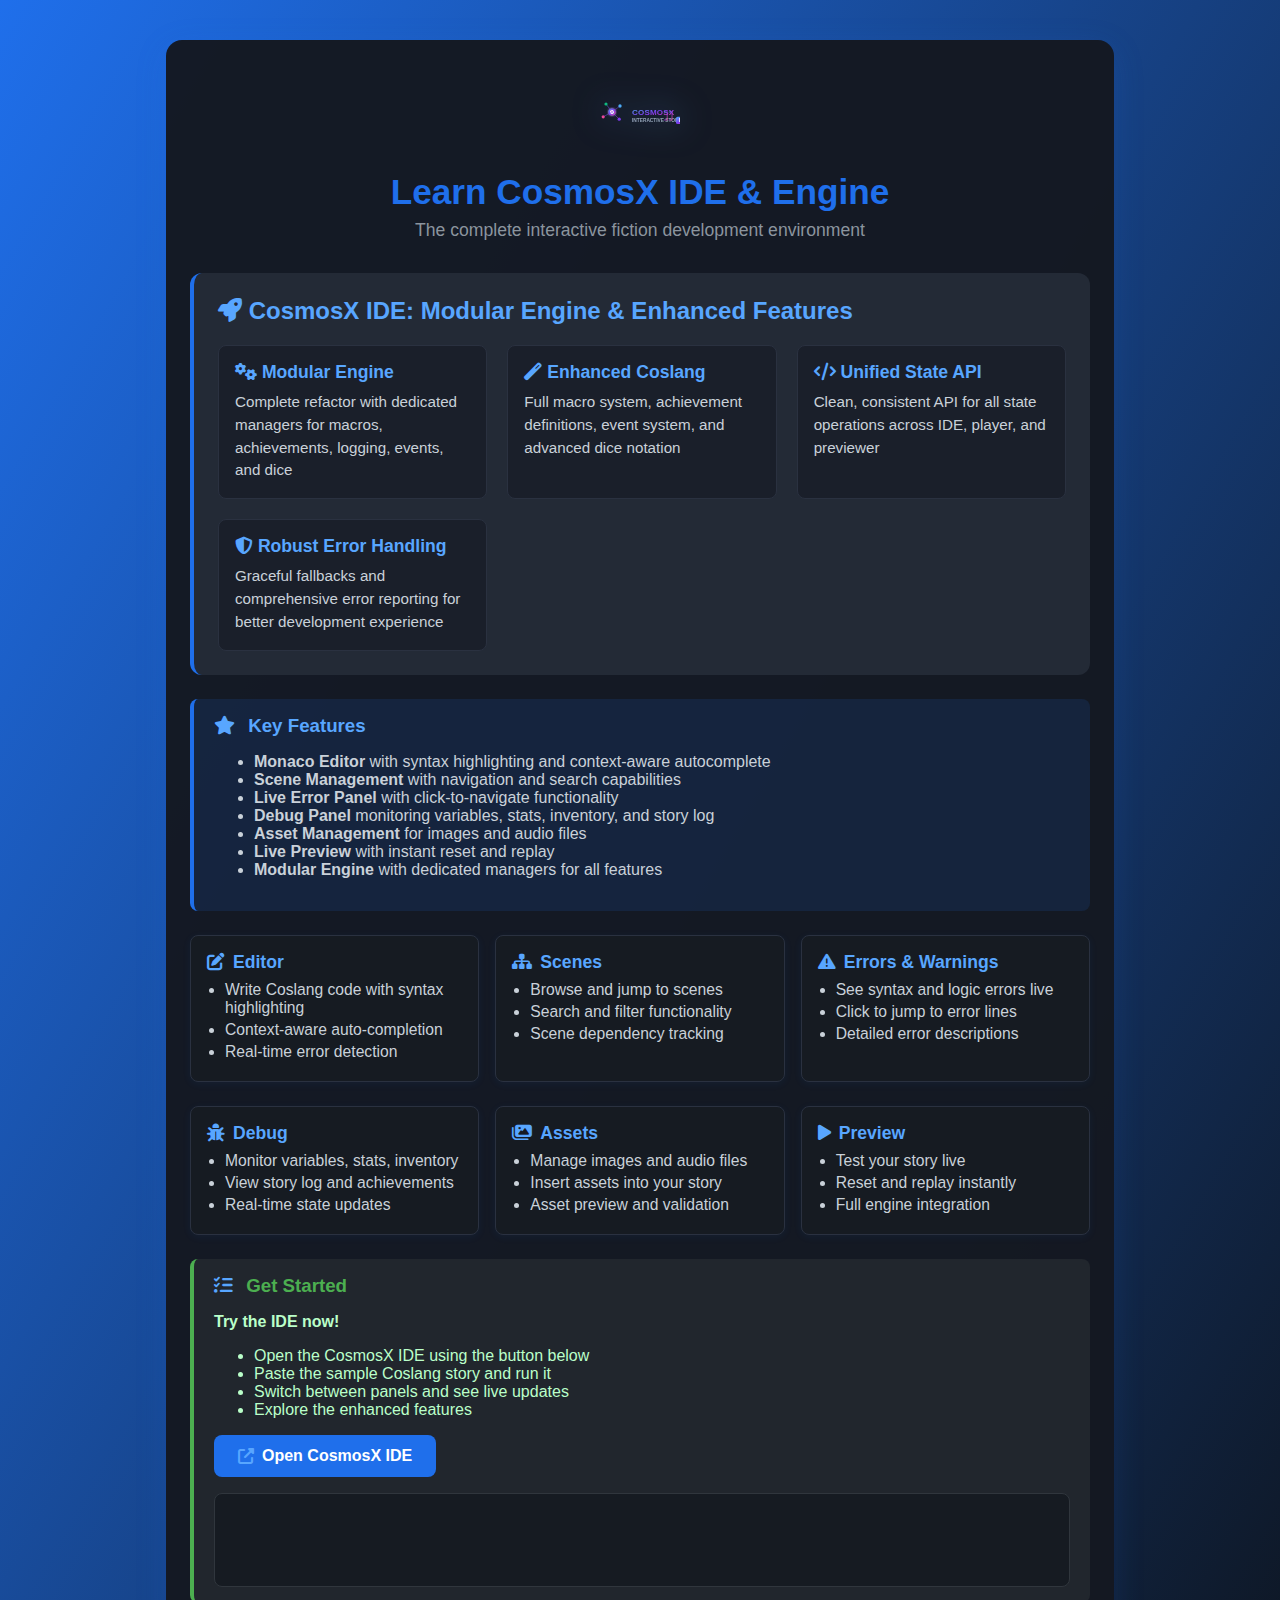
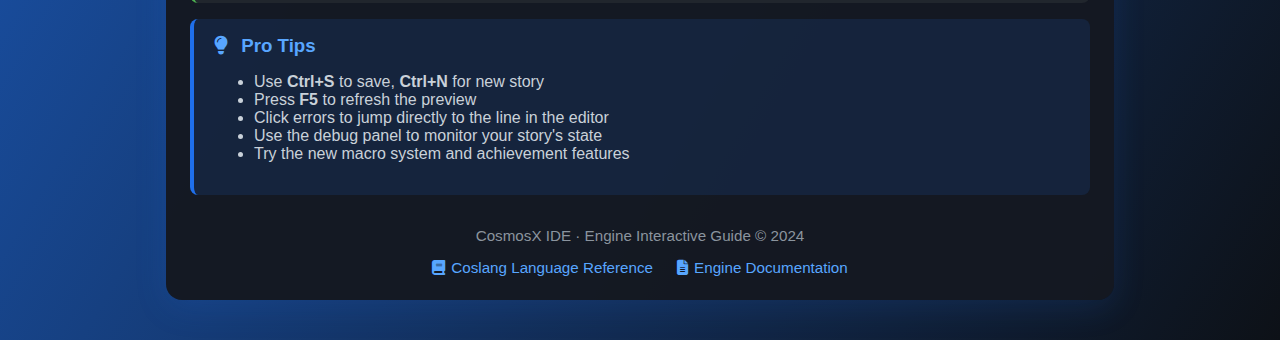
<file: docs/COSMOSX/learn.html>
<!DOCTYPE html>
<html lang="en">
<head>
  <meta charset="UTF-8">
  <meta name="viewport" content="width=device-width, initial-scale=1.0">
  <title>Learn CosmosX IDE & Engine</title>
      <link rel="icon" type="image/svg+xml" href="../../assets/logos/favicon.svg">
  <link rel="stylesheet" href="https://cdnjs.cloudflare.com/ajax/libs/font-awesome/6.4.0/css/all.min.css">
  <link rel="stylesheet" href="learn-assets/learn.css">
</head>
<body>
  <div class="container">
    <div class="header">
              <img src="../../assets/logos/cosmosx-logo.svg" alt="COSMOSX IDE" class="logo">
              <h1>Learn CosmosX IDE & Engine</h1>
      <p class="subtitle">The complete interactive fiction development environment</p>
    </div>

    <div class="feature-card">
              <h2><i class="fas fa-rocket"></i> CosmosX IDE: Modular Engine & Enhanced Features</h2>
      <div class="feature-grid">
        <div class="feature-item">
          <h4><i class="fas fa-cogs"></i> Modular Engine</h4>
          <p>Complete refactor with dedicated managers for macros, achievements, logging, events, and dice</p>
        </div>
        <div class="feature-item">
          <h4><i class="fas fa-magic"></i> Enhanced Coslang</h4>
          <p>Full macro system, achievement definitions, event system, and advanced dice notation</p>
        </div>
        <div class="feature-item">
          <h4><i class="fas fa-code"></i> Unified State API</h4>
          <p>Clean, consistent API for all state operations across IDE, player, and previewer</p>
        </div>
        <div class="feature-item">
          <h4><i class="fas fa-shield-alt"></i> Robust Error Handling</h4>
          <p>Graceful fallbacks and comprehensive error reporting for better development experience</p>
        </div>
      </div>
    </div>

    <div class="feature">
      <h3><i class="fas fa-star"></i> Key Features</h3>
      <ul>
        <li><strong>Monaco Editor</strong> with syntax highlighting and context-aware autocomplete</li>
        <li><strong>Scene Management</strong> with navigation and search capabilities</li>
        <li><strong>Live Error Panel</strong> with click-to-navigate functionality</li>
        <li><strong>Debug Panel</strong> monitoring variables, stats, inventory, and story log</li>
        <li><strong>Asset Management</strong> for images and audio files</li>
        <li><strong>Live Preview</strong> with instant reset and replay</li>
        <li><strong>Modular Engine</strong> with dedicated managers for all features</li>
      </ul>
    </div>

    <div class="panel-list">
      <div class="panel">
        <h3><i class="fas fa-edit"></i> Editor</h3>
        <ul>
          <li>Write Coslang code with syntax highlighting</li>
          <li>Context-aware auto-completion</li>
          <li>Real-time error detection</li>
        </ul>
      </div>
      <div class="panel">
        <h3><i class="fas fa-sitemap"></i> Scenes</h3>
        <ul>
          <li>Browse and jump to scenes</li>
          <li>Search and filter functionality</li>
          <li>Scene dependency tracking</li>
        </ul>
      </div>
      <div class="panel">
        <h3><i class="fas fa-exclamation-triangle"></i> Errors & Warnings</h3>
        <ul>
          <li>See syntax and logic errors live</li>
          <li>Click to jump to error lines</li>
          <li>Detailed error descriptions</li>
        </ul>
      </div>
      <div class="panel">
        <h3><i class="fas fa-bug"></i> Debug</h3>
        <ul>
          <li>Monitor variables, stats, inventory</li>
          <li>View story log and achievements</li>
          <li>Real-time state updates</li>
        </ul>
      </div>
      <div class="panel">
        <h3><i class="fas fa-images"></i> Assets</h3>
        <ul>
          <li>Manage images and audio files</li>
          <li>Insert assets into your story</li>
          <li>Asset preview and validation</li>
        </ul>
      </div>
      <div class="panel">
        <h3><i class="fas fa-play"></i> Preview</h3>
        <ul>
          <li>Test your story live</li>
          <li>Reset and replay instantly</li>
          <li>Full engine integration</li>
        </ul>
      </div>
    </div>

    <div class="task">
      <h3><i class="fas fa-tasks"></i> Get Started</h3>
      <p><strong>Try the IDE now!</strong></p>
      <ul>
        <li>Open the CosmosX IDE using the button below</li>
        <li>Paste the sample Coslang story and run it</li>
        <li>Switch between panels and see live updates</li>
                    <li>Explore the enhanced features</li>
      </ul>
      <button class="btn-demo" onclick="openIDE()">
        <i class="fas fa-external-link-alt"></i> Open CosmosX IDE
      </button>
      <div class="demo-preview" id="demoPreview"></div>
    </div>

    <div class="feature">
      <h3><i class="fas fa-lightbulb"></i> Pro Tips</h3>
      <ul>
        <li>Use <strong>Ctrl+S</strong> to save, <strong>Ctrl+N</strong> for new story</li>
        <li>Press <strong>F5</strong> to refresh the preview</li>
        <li>Click errors to jump directly to the line in the editor</li>
        <li>Use the debug panel to monitor your story's state</li>
        <li>Try the new macro system and achievement features</li>
      </ul>
    </div>

    <div class="footer">
      <p>CosmosX IDE &middot; Engine Interactive Guide &copy; 2024</p>
      <div class="footer-links">
        <a href="../COSLANG/learn.html" class="footer-link">
          <i class="fas fa-book"></i> Coslang Language Reference
        </a>
        <a href="../COSLANG/README.md" class="footer-link">
          <i class="fas fa-file-alt"></i> Engine Documentation
        </a>
      </div>
    </div>
  </div>
  <script src="learn-assets/learn.js"></script>
</body>
</html>
</file>
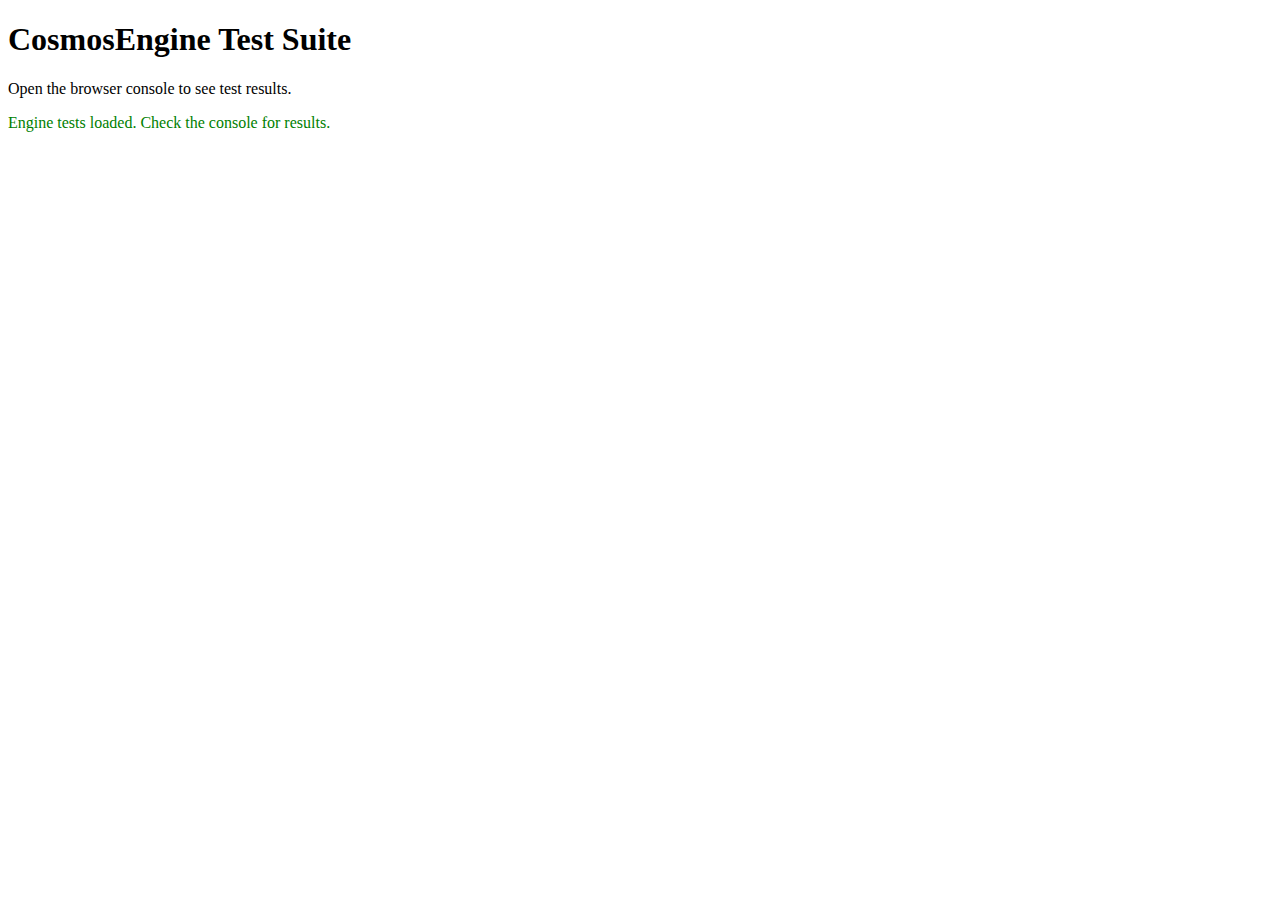
<file: js/cosmosx-engine/core/CosmosEngine/tests/engine-test.html>
<!DOCTYPE html>
<html lang="en">
<head>
  <meta charset="UTF-8">
  <title>CosmosEngine Test Suite</title>
</head>
<body>
  <h1>CosmosEngine Test Suite</h1>
  <p>Open the browser console to see test results.</p>
  <script type="module">
    import * as Parser from '../parser.js';
    window.CosmosParser = {
      parseSet: Parser.parseSet,
      parseText: Parser.parseText
    };
    import '../engine.js';
    import './engine.test.js';
    // The test file auto-runs and logs to the console.
    document.body.insertAdjacentHTML('beforeend', '<p style="color:green">Engine tests loaded. Check the console for results.</p>');
  </script>
</body>
</html>
</file>
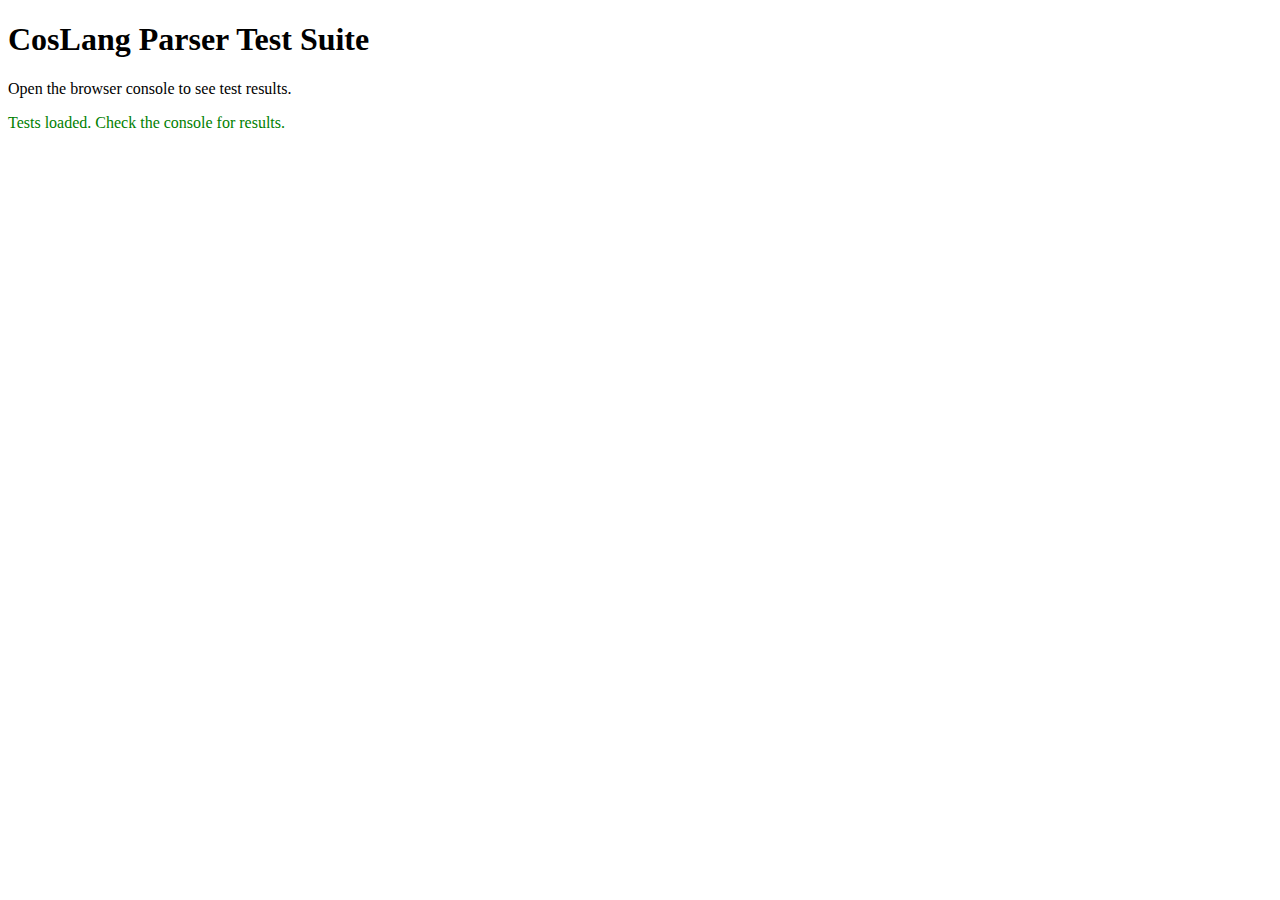
<file: js/cosmosx-engine/core/CosmosEngine/tests/parser-test.html>
<!DOCTYPE html>
<html lang="en">
<head>
  <meta charset="UTF-8">
  <title>CosLang Parser Test Suite</title>
</head>
<body>
  <h1>CosLang Parser Test Suite</h1>
  <p>Open the browser console to see test results.</p>
  <script type="module">
    import '../parser.js';
    import './parser.test.js';
    // The test file auto-runs and logs to the console.
    document.body.insertAdjacentHTML('beforeend', '<p style="color:green">Tests loaded. Check the console for results.</p>');
  </script>
</body>
</html>
</file>
<file: player/styles/base.css>
/* ===== COSMOSX PLAYER - MODERN BASE STYLES ===== */
/* Modern, beautiful design with glassmorphism and smooth animations */

/* CSS Custom Properties for consistent theming */
:root {
  /* Color Palette */
  --color-primary: #6366f1;
  --color-primary-dark: #4f46e5;
  --color-primary-light: #818cf8;
  --color-secondary: #10b981;
  --color-accent: #f59e0b;
  --color-danger: #ef4444;
  --color-warning: #f97316;
  
  /* Background Colors */
  --color-bg-primary: #0f172a;
  --color-bg-secondary: #1e293b;
  --color-bg-tertiary: #334155;
  --color-bg-glass: rgba(30, 41, 59, 0.8);
  --color-bg-glass-light: rgba(51, 65, 85, 0.6);
  
  /* Text Colors */
  --color-text-primary: #f8fafc;
  --color-text-secondary: #cbd5e1;
  --color-text-muted: #64748b;
  --color-text-accent: #818cf8;
  
  /* Border Colors */
  --color-border: rgba(148, 163, 184, 0.1);
  --color-border-light: rgba(148, 163, 184, 0.05);
  --color-border-accent: rgba(99, 102, 241, 0.3);
  
  /* Shadow Colors */
  --shadow-sm: 0 1px 2px 0 rgba(0, 0, 0, 0.05);
  --shadow-md: 0 4px 6px -1px rgba(0, 0, 0, 0.1), 0 2px 4px -1px rgba(0, 0, 0, 0.06);
  --shadow-lg: 0 10px 15px -3px rgba(0, 0, 0, 0.1), 0 4px 6px -2px rgba(0, 0, 0, 0.05);
  --shadow-xl: 0 20px 25px -5px rgba(0, 0, 0, 0.1), 0 10px 10px -5px rgba(0, 0, 0, 0.04);
  --shadow-glow: 0 0 20px rgba(99, 102, 241, 0.3);
  
  /* Spacing */
  --space-xs: 0.25rem;
  --space-sm: 0.5rem;
  --space-md: 1rem;
  --space-lg: 1.5rem;
  --space-xl: 2rem;
  --space-2xl: 3rem;
  --space-3xl: 4rem;
  
  /* Border Radius */
  --radius-sm: 0.375rem;
  --radius-md: 0.5rem;
  --radius-lg: 0.75rem;
  --radius-xl: 1rem;
  --radius-2xl: 1.5rem;
  --radius-full: 9999px;
  
  /* Typography */
  --font-family: 'Inter', -apple-system, BlinkMacSystemFont, 'Segoe UI', Roboto, sans-serif;
  --font-size-xs: 0.75rem;
  --font-size-sm: 0.875rem;
  --font-size-base: 1rem;
  --font-size-lg: 1.125rem;
  --font-size-xl: 1.25rem;
  --font-size-2xl: 1.5rem;
  --font-size-3xl: 1.875rem;
  --font-size-4xl: 2.25rem;
  
  /* Transitions */
  --transition-fast: 150ms ease-in-out;
  --transition-normal: 250ms ease-in-out;
  --transition-slow: 350ms ease-in-out;
  
  /* Z-Index */
  --z-dropdown: 1000;
  --z-sticky: 1020;
  --z-fixed: 1030;
  --z-modal-backdrop: 1040;
  --z-modal: 1050;
  --z-popover: 1060;
  --z-tooltip: 1070;
}

/* ===== RESET & BASE STYLES ===== */
* {
  box-sizing: border-box;
}

html {
  scroll-behavior: smooth;
}

body {
  font-family: var(--font-family);
  font-size: var(--font-size-base);
  line-height: 1.6;
  color: var(--color-text-primary);
  background: linear-gradient(135deg, var(--color-bg-primary) 0%, var(--color-bg-secondary) 100%);
  min-height: 100vh;
  margin: 0;
  padding: 0;
  overflow-x: hidden;
}

/* ===== TYPOGRAPHY ===== */
h1, h2, h3, h4, h5, h6 {
  margin: 0 0 var(--space-md) 0;
  font-weight: 600;
  line-height: 1.2;
  color: var(--color-text-primary);
}

h1 { font-size: var(--font-size-4xl); }
h2 { font-size: var(--font-size-3xl); }
h3 { font-size: var(--font-size-2xl); }
h4 { font-size: var(--font-size-xl); }
h5 { font-size: var(--font-size-lg); }
h6 { font-size: var(--font-size-base); }

p {
  margin: 0 0 var(--space-md) 0;
  color: var(--color-text-secondary);
}

a {
  color: var(--color-primary-light);
  text-decoration: none;
  transition: color var(--transition-fast);
}

a:hover {
  color: var(--color-primary);
}

/* ===== LAYOUT CONTAINERS ===== */
.container {
  max-width: 1200px;
  margin: 0 auto;
  padding: 0 var(--space-md);
}

.flex {
  display: flex;
}

.flex-col {
  flex-direction: column;
}

.items-center {
  align-items: center;
}

.justify-center {
  justify-content: center;
}

.justify-between {
  justify-content: space-between;
}

.gap-sm {
  gap: var(--space-sm);
}

.gap-md {
  gap: var(--space-md);
}

.gap-lg {
  gap: var(--space-lg);
}

/* ===== UTILITY CLASSES ===== */
.text-center {
  text-align: center;
}

.text-sm {
  font-size: var(--font-size-sm);
}

.text-lg {
  font-size: var(--font-size-lg);
}

.text-secondary {
  color: var(--color-text-secondary);
}

.text-muted {
  color: var(--color-text-muted);
}

.text-accent {
  color: var(--color-text-accent);
}

.font-medium {
  font-weight: 500;
}

.font-semibold {
  font-weight: 600;
}

.font-bold {
  font-weight: 700;
}

/* ===== GLASSMORPHISM UTILITIES ===== */
.glass {
  background: var(--color-bg-glass);
  backdrop-filter: blur(12px);
  border: 1px solid var(--color-border);
  border-radius: var(--radius-lg);
}

.glass-light {
  background: var(--color-bg-glass-light);
  backdrop-filter: blur(8px);
  border: 1px solid var(--color-border-light);
  border-radius: var(--radius-md);
}

/* ===== ANIMATIONS ===== */
@keyframes fadeIn {
  from {
    opacity: 0;
    transform: translateY(10px);
  }
  to {
    opacity: 1;
    transform: translateY(0);
  }
}

@keyframes slideInUp {
  from {
    opacity: 0;
    transform: translateY(20px);
  }
  to {
    opacity: 1;
    transform: translateY(0);
  }
}

@keyframes pulse {
  0%, 100% {
    opacity: 1;
  }
  50% {
    opacity: 0.7;
  }
}

@keyframes glow {
  0%, 100% {
    box-shadow: 0 0 5px rgba(99, 102, 241, 0.3);
  }
  50% {
    box-shadow: 0 0 20px rgba(99, 102, 241, 0.6);
  }
}

.fade-in {
  animation: fadeIn var(--transition-normal) ease-out;
}

.slide-in-up {
  animation: slideInUp var(--transition-normal) ease-out;
}

.pulse {
  animation: pulse 2s infinite;
}

.glow {
  animation: glow 2s infinite;
}

/* ===== RESPONSIVE DESIGN ===== */
@media (max-width: 768px) {
  .container {
    padding: 0 var(--space-sm);
  }
  
  h1 { font-size: var(--font-size-3xl); }
  h2 { font-size: var(--font-size-2xl); }
  h3 { font-size: var(--font-size-xl); }
  
  .flex {
    flex-direction: column;
  }
  
  .gap-lg {
    gap: var(--space-md);
  }
}

@media (max-width: 480px) {
  :root {
    --space-md: 0.75rem;
    --space-lg: 1rem;
    --space-xl: 1.5rem;
  }
  
  h1 { font-size: var(--font-size-2xl); }
  h2 { font-size: var(--font-size-xl); }
}
</file>
<file: player/styles/components.css>
/* ===== COSMOSX PLAYER - MODERN COMPONENTS ===== */
/* Beautiful, modern UI components with glassmorphism and smooth animations */

/* ===== WELCOME SCREEN ===== */
.welcome-screen {
  min-height: 100vh;
    display: flex;
    align-items: center;
    justify-content: center;
  padding: var(--space-xl);
  background: linear-gradient(135deg, var(--color-bg-primary) 0%, var(--color-bg-secondary) 50%, var(--color-bg-tertiary) 100%);
    position: relative;
  overflow: hidden;
}

.welcome-content {
  max-width: 800px;
    text-align: center;
    position: relative;
  z-index: 2;
}

.welcome-content::before {
    content: '';
    position: absolute;
  top: -50%;
  left: -50%;
  width: 200%;
  height: 200%;
  background: radial-gradient(circle, rgba(99, 102, 241, 0.1) 0%, transparent 70%);
  animation: pulse 4s ease-in-out infinite;
    z-index: -1;
}

.welcome-logo {
  margin-bottom: var(--space-2xl);
}

.welcome-logo-img {
  width: 120px;
  height: 120px;
  border-radius: var(--radius-2xl);
  box-shadow: var(--shadow-xl);
  animation: fadeIn 1s ease-out;
}

.welcome-title {
  font-size: var(--font-size-4xl);
    font-weight: 700;
  background: linear-gradient(135deg, var(--color-primary) 0%, var(--color-primary-light) 100%);
  -webkit-background-clip: text;
  -webkit-text-fill-color: transparent;
  background-clip: text;
  margin-bottom: var(--space-md);
  animation: slideInUp 0.8s ease-out 0.2s both;
}

.welcome-subtitle {
  font-size: var(--font-size-xl);
  color: var(--color-text-secondary);
  margin-bottom: var(--space-xl);
  animation: slideInUp 0.8s ease-out 0.4s both;
}

.welcome-description {
  font-size: var(--font-size-lg);
    color: var(--color-text-secondary);
  line-height: 1.7;
  margin-bottom: var(--space-2xl);
  animation: slideInUp 0.8s ease-out 0.6s both;
}

.welcome-actions {
    display: flex;
    gap: var(--space-md);
    justify-content: center;
    flex-wrap: wrap;
  margin-bottom: var(--space-3xl);
  animation: slideInUp 0.8s ease-out 0.8s both;
}

.welcome-btn {
  padding: var(--space-md) var(--space-xl);
  border: none;
  border-radius: var(--radius-lg);
  font-size: var(--font-size-lg);
    font-weight: 600;
  cursor: pointer;
  transition: all var(--transition-normal);
  text-decoration: none;
  display: inline-flex;
    align-items: center;
    gap: var(--space-sm);
  min-width: 200px;
    justify-content: center;
  position: relative;
  overflow: hidden;
}

.welcome-btn::before {
  content: '';
  position: absolute;
  top: 0;
  left: -100%;
  width: 100%;
  height: 100%;
  background: linear-gradient(90deg, transparent, rgba(255, 255, 255, 0.2), transparent);
  transition: left var(--transition-slow);
}

.welcome-btn:hover::before {
  left: 100%;
}

.welcome-btn:hover {
    transform: translateY(-2px);
  box-shadow: var(--shadow-xl);
}

.btn-primary {
  background: linear-gradient(135deg, var(--color-primary) 0%, var(--color-primary-dark) 100%);
  color: white;
  box-shadow: var(--shadow-lg);
}

.btn-primary:hover {
  background: linear-gradient(135deg, var(--color-primary-dark) 0%, var(--color-primary) 100%);
  box-shadow: var(--shadow-glow);
}

.btn-secondary {
  background: var(--color-bg-glass);
    color: var(--color-text-primary);
  border: 1px solid var(--color-border);
  backdrop-filter: blur(12px);
}

.btn-secondary:hover {
  background: var(--color-bg-glass-light);
  border-color: var(--color-border-accent);
  box-shadow: var(--shadow-glow);
}

.welcome-links {
    display: grid;
  grid-template-columns: repeat(auto-fit, minmax(300px, 1fr));
  gap: var(--space-xl);
  animation: slideInUp 0.8s ease-out 1s both;
}

.welcome-link-group h3 {
  color: var(--color-text-accent);
    margin-bottom: var(--space-md);
  font-size: var(--font-size-lg);
  font-weight: 600;
}

.welcome-link-buttons {
    display: flex;
    flex-direction: column;
    gap: var(--space-sm);
}

.welcome-link-btn {
    padding: var(--space-md);
  background: var(--color-bg-glass);
  border: 1px solid var(--color-border);
  border-radius: var(--radius-lg);
  color: var(--color-text-secondary);
    text-decoration: none;
  transition: all var(--transition-normal);
  display: flex;
  align-items: center;
  gap: var(--space-md);
  backdrop-filter: blur(12px);
}

.welcome-link-btn:hover {
  background: var(--color-bg-glass-light);
  border-color: var(--color-border-accent);
  color: var(--color-text-primary);
  transform: translateX(5px);
  box-shadow: var(--shadow-md);
}

.welcome-link-btn i {
  font-size: var(--font-size-xl);
  color: var(--color-primary);
}

/* ===== STORY CONTENT ===== */
.story-content-container {
  max-width: 1000px;
  margin: 0 auto;
  padding: var(--space-xl);
  min-height: 100vh;
  display: flex;
  flex-direction: column;
  gap: var(--space-xl);
}

.story-content {
  background: var(--color-bg-glass);
  border: 1px solid var(--color-border);
  border-radius: var(--radius-xl);
  padding: var(--space-2xl);
  backdrop-filter: blur(12px);
  box-shadow: var(--shadow-lg);
    position: relative;
    overflow: hidden;
}

.story-content::before {
    content: '';
    position: absolute;
    top: 0;
    left: 0;
  right: 0;
  height: 2px;
  background: linear-gradient(90deg, var(--color-primary), var(--color-primary-light), var(--color-primary));
  animation: glow 3s ease-in-out infinite;
}

.story-content p {
  font-size: var(--font-size-lg);
  line-height: 1.8;
  color: var(--color-text-primary);
  margin-bottom: var(--space-lg);
  animation: fadeIn 0.5s ease-out;
}

/* ===== CHOICES ===== */
.choices-container {
  display: flex;
  flex-direction: column;
  gap: var(--space-lg);
  align-items: stretch;
  margin-bottom: var(--space-xl);
  margin-top: 0;
  padding: 0;
}

.choice-btn {
  background: var(--color-bg-glass);
  border: 1px solid var(--color-border);
  border-radius: var(--radius-lg);
  padding: var(--space-lg) var(--space-xl);
    color: var(--color-text-primary);
  font-size: var(--font-size-lg);
  font-weight: 500;
    cursor: pointer;
  transition: all var(--transition-normal);
  text-align: left;
  backdrop-filter: blur(12px);
    position: relative;
    overflow: hidden;
  margin: 0;
  width: 100%;
  box-sizing: border-box;
  align-self: stretch;
}

.choice-btn::before {
    content: '';
    position: absolute;
    top: 0;
    left: 0;
  width: 4px;
    height: 100%;
  background: linear-gradient(180deg, var(--color-primary), var(--color-primary-light));
  transform: scaleY(0);
  transition: transform var(--transition-normal);
}

.choice-btn:hover {
  background: var(--color-bg-glass-light);
  border-color: var(--color-border-accent);
  transform: translateX(5px);
  box-shadow: var(--shadow-lg);
}

.choice-btn:hover::before {
  transform: scaleY(1);
}

.choice-btn:active {
  transform: translateX(5px) scale(0.98);
}

/* ===== PANELS ===== */
.stats-panel,
.inventory-panel,
.achievements-panel,
.events-panel,
.log-panel,
.dice-panel {
  background: var(--color-bg-glass);
    border: 1px solid var(--color-border);
  border-radius: var(--radius-xl);
    padding: var(--space-xl);
  backdrop-filter: blur(12px);
  box-shadow: var(--shadow-lg);
    position: relative;
    overflow: hidden;
  margin-bottom: var(--space-lg);
}

.stats-panel::before,
.inventory-panel::before,
.achievements-panel::before,
.events-panel::before,
.log-panel::before,
.dice-panel::before {
    content: '';
    position: absolute;
    top: 0;
    left: 0;
  right: 0;
  height: 1px;
  background: linear-gradient(90deg, transparent, var(--color-primary), transparent);
}

/* ===== STATS PANEL ===== */
.stats-container {
  display: grid;
  grid-template-columns: repeat(auto-fit, minmax(200px, 1fr));
  gap: var(--space-lg);
}

.stat-card {
  background: var(--color-bg-glass-light);
  border: 1px solid var(--color-border-light);
  border-radius: var(--radius-lg);
    padding: var(--space-lg);
  text-align: center;
  transition: all var(--transition-normal);
    position: relative;
    overflow: hidden;
}

.stat-card::before {
    content: '';
    position: absolute;
    top: 0;
    left: 0;
    width: 100%;
    height: 100%;
  background: radial-gradient(circle at top left, rgba(99, 102, 241, 0.1), transparent 70%);
  opacity: 0;
  transition: opacity var(--transition-normal);
}

.stat-card:hover {
  transform: translateY(-2px);
  box-shadow: var(--shadow-lg);
  border-color: var(--color-border-accent);
}

.stat-card:hover::before {
  opacity: 1;
}

.stat-label {
    font-size: var(--font-size-sm);
  color: var(--color-text-muted);
  margin-bottom: var(--space-sm);
  font-weight: 500;
  text-transform: uppercase;
  letter-spacing: 0.5px;
}

.stat-value {
  font-size: var(--font-size-2xl);
  font-weight: 700;
  color: var(--color-text-primary);
  margin: 0;
}

/* ===== INVENTORY PANEL ===== */
.inventory-items {
  display: flex;
  flex-wrap: wrap;
  gap: var(--space-md);
}

.inventory-item {
  background: var(--color-bg-glass-light);
  border: 1px solid var(--color-border-light);
  border-radius: var(--radius-lg);
  padding: var(--space-md) var(--space-lg);
  color: var(--color-text-primary);
  font-weight: 500;
  transition: all var(--transition-normal);
  display: flex;
  align-items: center;
  gap: var(--space-sm);
}

.inventory-item::before {
  content: '📦';
  font-size: var(--font-size-lg);
}

.inventory-item:hover {
  transform: translateY(-1px);
    box-shadow: var(--shadow-md);
  border-color: var(--color-border-accent);
}

/* ===== ACHIEVEMENTS PANEL ===== */
.achievement-item {
  background: var(--color-bg-glass-light);
  border: 1px solid var(--color-border-light);
  border-radius: var(--radius-lg);
  padding: var(--space-lg);
    margin-bottom: var(--space-md);
  transition: all var(--transition-normal);
    display: flex;
    align-items: center;
    gap: var(--space-md);
}

.achievement-item.unlocked {
  border-color: var(--color-accent);
  background: linear-gradient(135deg, rgba(245, 158, 11, 0.1), var(--color-bg-glass-light));
}

.achievement-item.unlocked::before {
  content: '🏆';
  font-size: var(--font-size-xl);
}

/* ===== EVENTS PANEL ===== */
.event-item {
  background: var(--color-bg-glass-light);
  border: 1px solid var(--color-border-light);
  border-radius: var(--radius-lg);
  padding: var(--space-lg);
  margin-bottom: var(--space-md);
  transition: all var(--transition-normal);
    display: flex;
    align-items: center;
    gap: var(--space-md);
}

.event-item::before {
  content: '🎉';
  font-size: var(--font-size-xl);
}

.event-item:hover {
  transform: translateX(5px);
    box-shadow: var(--shadow-md);
}

/* ===== LOG PANEL ===== */
.log-item {
  background: var(--color-bg-glass-light);
  border: 1px solid var(--color-border-light);
  border-radius: var(--radius-lg);
  padding: var(--space-md);
  margin-bottom: var(--space-sm);
  transition: all var(--transition-normal);
  font-size: var(--font-size-sm);
  color: var(--color-text-secondary);
}

.log-item.achievement-log {
  border-color: var(--color-accent);
  background: linear-gradient(135deg, rgba(245, 158, 11, 0.1), var(--color-bg-glass-light));
  color: var(--color-text-primary);
}

/* ===== EMPTY STATES ===== */
.empty-stats,
.empty-inventory,
.empty-achievements,
.empty-events,
.empty-log {
  display: flex;
  flex-direction: column;
  align-items: center;
  justify-content: center;
  padding: var(--space-3xl);
  text-align: center;
  color: var(--color-text-muted);
}

.empty-stats-icon,
.empty-inventory-icon,
.empty-achievements-icon,
.empty-events-icon,
.empty-log-icon {
  font-size: 3rem;
  margin-bottom: var(--space-lg);
  opacity: 0.5;
  animation: pulse 2s ease-in-out infinite;
}

.empty-stats-text h4,
.empty-inventory-text h4,
.empty-achievements-text h4,
.empty-events-text h4,
.empty-log-text h4 {
  color: var(--color-text-accent);
  margin-bottom: var(--space-sm);
    font-weight: 600;
}

.empty-stats-text p,
.empty-inventory-text p,
.empty-achievements-text p,
.empty-events-text p,
.empty-log-text p {
    font-size: var(--font-size-sm);
  opacity: 0.7;
  margin: 0;
}

/* ===== HEADER ===== */
.app-header {
  background: var(--color-bg-glass);
  border-bottom: 1px solid var(--color-border);
  padding: var(--space-md) 0;
  position: sticky;
  top: 0;
  z-index: var(--z-sticky);
  backdrop-filter: blur(12px);
}

.header-content {
    display: flex;
  align-items: center;
  justify-content: space-between;
}

.logo {
    display: flex;
    align-items: center;
    gap: var(--space-sm);
    font-weight: 600;
  font-size: var(--font-size-lg);
  color: var(--color-text-accent);
  text-decoration: none;
}

.version-badge {
  background: rgba(99, 102, 241, 0.2);
  color: var(--color-primary-light);
  padding: 2px 8px;
  border-radius: var(--radius-full);
  font-size: var(--font-size-xs);
    font-weight: 500;
  border: 1px solid rgba(99, 102, 241, 0.3);
}

.logo-icon {
  width: 32px;
  height: 32px;
  display: flex;
  align-items: center;
  justify-content: center;
  background: linear-gradient(135deg, var(--color-primary), var(--color-primary-light));
  border-radius: var(--radius-md);
  color: white;
  font-weight: bold;
}

.btn-icon {
  background: var(--color-bg-glass-light);
  border: 1px solid var(--color-border);
    color: var(--color-text-secondary);
  cursor: pointer;
  padding: var(--space-sm);
  border-radius: var(--radius-lg);
  transition: all var(--transition-normal);
  font-size: var(--font-size-lg);
    display: flex;
    align-items: center;
  justify-content: center;
  min-width: 40px;
  height: 40px;
  backdrop-filter: blur(8px);
}

.btn-icon:hover {
  background: var(--color-bg-glass);
  color: var(--color-text-primary);
  transform: translateY(-1px);
  box-shadow: var(--shadow-md);
}

/* ===== FOOTER ===== */
.app-footer {
  background: var(--color-bg-glass);
  border-top: 1px solid var(--color-border);
  padding: var(--space-xl) 0;
  margin-top: auto;
  backdrop-filter: blur(12px);
}

.footer-content {
    display: flex;
    justify-content: space-between;
    align-items: center;
  flex-wrap: wrap;
  gap: var(--space-lg);
}

.footer-nav {
    display: flex;
    gap: var(--space-lg);
  flex-wrap: wrap;
}

.footer-link {
    display: flex;
    align-items: center;
  gap: var(--space-sm);
  padding: var(--space-sm) var(--space-md);
  border-radius: var(--radius-lg);
  transition: all var(--transition-normal);
    color: var(--color-text-secondary);
    text-decoration: none;
    font-size: var(--font-size-sm);
  background: var(--color-bg-glass-light);
  border: 1px solid transparent;
}

.footer-link:hover {
  background: var(--color-bg-glass);
  color: var(--color-text-accent);
  border-color: var(--color-border-accent);
  transform: translateY(-1px);
}

/* ===== RESPONSIVE DESIGN ===== */
@media (max-width: 768px) {
  .welcome-screen {
    padding: var(--space-lg);
  }
  
  .welcome-title {
    font-size: var(--font-size-3xl);
  }
  
  .welcome-subtitle {
    font-size: var(--font-size-lg);
  }
  
  .welcome-actions {
    flex-direction: column;
    align-items: center;
  }
  
  .welcome-btn {
    min-width: 250px;
  }
  
  .welcome-links {
    grid-template-columns: 1fr;
  }
  
  .story-content-container {
    padding: var(--space-lg);
  }
  
  .story-content {
    padding: var(--space-xl);
    margin-bottom: var(--space-lg);
  }
  
  .choices-container {
    gap: var(--space-md);
    margin-bottom: var(--space-lg);
  }
  
  .stats-container {
    grid-template-columns: 1fr;
  }
  
  .inventory-items {
    flex-direction: column;
  }
  
  .footer-content {
    flex-direction: column;
    text-align: center;
  }
  
  .footer-nav {
    justify-content: center;
  }
}

@media (max-width: 480px) {
  .welcome-logo-img {
    width: 80px;
    height: 80px;
  }
  
  .welcome-title {
    font-size: var(--font-size-2xl);
  }
  
  .welcome-btn {
    min-width: 200px;
    padding: var(--space-md);
  }
  
  .story-content {
    padding: var(--space-lg);
    margin-bottom: var(--space-md);
  }
  
  .choices-container {
    gap: var(--space-sm);
    margin-bottom: var(--space-md);
  }
  
  .choice-btn {
    padding: var(--space-md);
    font-size: var(--font-size-base);
  }
  
  .stats-panel,
  .inventory-panel,
  .achievements-panel,
  .events-panel,
  .log-panel,
  .dice-panel {
    padding: var(--space-md);
    margin-bottom: var(--space-sm);
  }
} 

/* ===== DIALOGUE SYSTEM ===== */
.dialogue-container {
  position: fixed;
  top: 0;
  left: 0;
  right: 0;
  bottom: 0;
  z-index: var(--z-modal-backdrop);
    display: flex;
  align-items: center;
  justify-content: center;
  pointer-events: none;
}

.dialogue-overlay {
  position: absolute;
  top: 0;
  left: 0;
  right: 0;
  bottom: 0;
  background: rgba(0, 0, 0, 0.7);
  opacity: 0;
  transition: opacity var(--transition-normal);
  pointer-events: none;
  backdrop-filter: blur(5px);
}

.dialogue-overlay.active {
  opacity: 1;
  pointer-events: all;
}

.dialogue-box {
  background: var(--color-bg-glass);
  border: 1px solid var(--color-border);
  border-radius: var(--radius-xl);
  box-shadow: var(--shadow-xl);
  max-width: 90vw;
  max-height: 90vh;
  overflow: hidden;
  transform: scale(0.9);
  transition: transform var(--transition-normal);
  backdrop-filter: blur(12px);
  position: relative;
}

.dialogue-overlay.active .dialogue-box {
  transform: scale(1);
}

.dialogue-header {
  padding: var(--space-lg) var(--space-xl);
  border-bottom: 1px solid var(--color-border);
  display: flex;
  align-items: center;
  justify-content: space-between;
  background: var(--color-bg-glass-light);
}

.dialogue-title {
  color: var(--color-text-primary);
    font-size: var(--font-size-lg);
  font-weight: 600;
  margin: 0;
}

.dialogue-close {
  background: none;
  border: none;
  color: var(--color-text-secondary);
  cursor: pointer;
  padding: var(--space-sm);
  border-radius: var(--radius-lg);
  transition: all var(--transition-normal);
  font-size: var(--font-size-lg);
  display: flex;
  align-items: center;
  justify-content: center;
  width: 32px;
  height: 32px;
}

.dialogue-close:hover {
  background: var(--color-bg-glass);
  color: var(--color-text-primary);
  transform: scale(1.1);
}

.dialogue-body {
  padding: var(--space-xl);
  color: var(--color-text-primary);
  line-height: 1.6;
  max-height: 60vh;
  overflow-y: auto;
}

.dialogue-footer {
  padding: var(--space-lg) var(--space-xl);
  border-top: 1px solid var(--color-border);
  display: flex;
        gap: var(--space-md);
  justify-content: flex-end;
  background: var(--color-bg-glass-light);
}

.dialogue-btn {
  padding: var(--space-md) var(--space-lg);
  border-radius: var(--radius-lg);
  border: 1px solid var(--color-border);
  cursor: pointer;
  font-weight: 500;
  transition: all var(--transition-normal);
  background: var(--color-bg-glass);
  color: var(--color-text-primary);
  font-size: var(--font-size-sm);
}

.dialogue-btn:hover {
  background: var(--color-bg-glass-light);
  border-color: var(--color-border-accent);
  transform: translateY(-1px);
  box-shadow: var(--shadow-md);
}

.dialogue-confirm {
  background: linear-gradient(135deg, var(--color-primary) 0%, var(--color-primary-dark) 100%);
  color: white;
  border-color: var(--color-primary);
}

.dialogue-confirm:hover {
  background: linear-gradient(135deg, var(--color-primary-dark) 0%, var(--color-primary) 100%);
  box-shadow: var(--shadow-glow);
}

.dialogue-cancel:hover {
  background: var(--color-danger);
  color: white;
  border-color: var(--color-danger);
}

/* ===== FILE UPLOAD DIALOGUE ===== */
.file-upload-area {
  border: 2px dashed var(--color-border);
  border-radius: var(--radius-xl);
  padding: var(--space-3xl);
  text-align: center;
  transition: all var(--transition-normal);
  background: var(--color-bg-glass-light);
  cursor: pointer;
  position: relative;
  overflow: hidden;
}

.file-upload-area:hover,
.file-upload-area.dragover {
  border-color: var(--color-primary);
  background: linear-gradient(135deg, rgba(99, 102, 241, 0.1), var(--color-bg-glass-light));
  transform: scale(1.02);
}

.file-upload-area::before {
  content: '';
  position: absolute;
  top: 0;
  left: 0;
  right: 0;
  bottom: 0;
  background: radial-gradient(circle at center, rgba(99, 102, 241, 0.05), transparent 70%);
  opacity: 0;
  transition: opacity var(--transition-normal);
}

.file-upload-area:hover::before {
  opacity: 1;
}

.file-upload-icon {
  font-size: 3rem;
  color: var(--color-primary);
  margin-bottom: var(--space-lg);
  transition: all var(--transition-normal);
}

.file-upload-area:hover .file-upload-icon {
  transform: scale(1.1);
  color: var(--color-primary-light);
}

.file-upload-area h4 {
  color: var(--color-text-primary);
        margin-bottom: var(--space-md);
  font-size: var(--font-size-xl);
  font-weight: 600;
}

.file-upload-area p {
  color: var(--color-text-secondary);
  margin-bottom: var(--space-xl);
  font-size: var(--font-size-base);
  line-height: 1.6;
}

.file-select-btn {
  background: linear-gradient(135deg, var(--color-primary) 0%, var(--color-primary-dark) 100%);
  color: white;
  border: none;
  padding: var(--space-md) var(--space-xl);
  border-radius: var(--radius-lg);
  cursor: pointer;
  font-weight: 600;
  transition: all var(--transition-normal);
  font-size: var(--font-size-base);
  position: relative;
  overflow: hidden;
}

.file-select-btn::before {
  content: '';
  position: absolute;
  top: 0;
  left: -100%;
  width: 100%;
  height: 100%;
  background: linear-gradient(90deg, transparent, rgba(255, 255, 255, 0.2), transparent);
  transition: left var(--transition-slow);
}

.file-select-btn:hover::before {
  left: 100%;
}

.file-select-btn:hover {
  background: linear-gradient(135deg, var(--color-primary-dark) 0%, var(--color-primary) 100%);
  transform: translateY(-2px);
  box-shadow: var(--shadow-glow);
}

.file-upload-area.file-selected {
  border-color: var(--color-secondary);
  background: linear-gradient(135deg, rgba(16, 185, 129, 0.1), var(--color-bg-glass-light));
}

.file-upload-area.file-selected .file-upload-icon {
  color: var(--color-secondary);
}

.file-success-animation {
  animation: fileSelectedPulse 0.6s ease-out;
}

.success-icon {
  color: var(--color-secondary);
    font-size: 2rem;
  margin-bottom: var(--space-lg);
  animation: successIconBounce 0.6s ease-out;
}

.file-success-animation h4 {
  color: var(--color-secondary);
    margin-bottom: var(--space-md);
  animation: successTextSlide 0.6s ease-out;
}

.file-success-animation p {
  color: var(--color-text-secondary);
  animation: successTextSlide 0.6s ease-out 0.1s both;
}

@keyframes fileSelectedPulse {
  0% { transform: scale(1); }
  50% { transform: scale(1.02); }
  100% { transform: scale(1); }
}

@keyframes successIconBounce {
  0% { transform: scale(0) rotate(-180deg); }
  50% { transform: scale(1.2) rotate(0deg); }
  100% { transform: scale(1) rotate(0deg); }
}

@keyframes successTextSlide {
  from {
    opacity: 0;
    transform: translateX(-20px);
  }
  to {
    opacity: 1;
    transform: translateX(0);
  }
}

/* ===== NOTIFICATION SYSTEM ===== */
.notification {
  position: fixed;
  top: 20px;
  right: 20px;
  padding: var(--space-lg);
  border-radius: var(--radius-lg);
  color: white;
  font-weight: 500;
  z-index: var(--z-tooltip);
  transform: translateX(100%);
  transition: transform var(--transition-normal);
  max-width: 400px;
  box-shadow: var(--shadow-lg);
  backdrop-filter: blur(12px);
  border: 1px solid rgba(255, 255, 255, 0.1);
}

.notification.show {
  transform: translateX(0);
}

.notification.success {
  background: linear-gradient(135deg, var(--color-secondary) 0%, #059669 100%);
}

.notification.error {
  background: linear-gradient(135deg, var(--color-danger) 0%, #dc2626 100%);
}

.notification.warning {
  background: linear-gradient(135deg, var(--color-warning) 0%, #ea580c 100%);
}

.notification.info {
  background: linear-gradient(135deg, var(--color-primary) 0%, var(--color-primary-dark) 100%);
}

.notification-content {
    display: flex;
    align-items: center;
  gap: var(--space-md);
}

.notification-icon {
  font-size: var(--font-size-lg);
  flex-shrink: 0;
}

.notification-message {
  flex: 1;
    font-size: var(--font-size-sm);
  line-height: 1.4;
}

.notification-close {
  background: none;
  border: none;
  color: rgba(255, 255, 255, 0.8);
  cursor: pointer;
  padding: var(--space-xs);
  border-radius: var(--radius-sm);
  transition: all var(--transition-fast);
  font-size: var(--font-size-sm);
}

.notification-close:hover {
  color: white;
  background: rgba(255, 255, 255, 0.1);
}

/* ===== RESPONSIVE DIALOGUE ===== */
@media (max-width: 768px) {
  .dialogue-box {
    max-width: 95vw;
    margin: var(--space-md);
  }
  
  .dialogue-header,
  .dialogue-body,
  .dialogue-footer {
    padding: var(--space-md);
}

  .file-upload-area {
    padding: var(--space-xl);
  }
  
  .file-upload-icon {
    font-size: 2rem;
  }
  
  .notification {
    right: 10px;
    left: 10px;
    max-width: none;
  }
}

@media (max-width: 480px) {
  .dialogue-box {
    max-width: 100vw;
    margin: var(--space-sm);
    border-radius: var(--radius-lg);
  }
  
  .file-upload-area {
    padding: var(--space-lg);
  }
  
  .file-upload-icon {
    font-size: 1.5rem;
  }
  
  .dialogue-btn {
    padding: var(--space-sm) var(--space-md);
    font-size: var(--font-size-xs);
  }
}
</file>
<file: player/styles/utilities.css>
/* ===== COSMOSX PLAYER - UTILITY CLASSES ===== */
/* Modern utility classes for spacing, colors, typography, and layout */

/* ===== SPACING UTILITIES ===== */
.m-0 { margin: 0; }
.m-1 { margin: var(--space-xs); }
.m-2 { margin: var(--space-sm); }
.m-3 { margin: var(--space-md); }
.m-4 { margin: var(--space-lg); }
.m-5 { margin: var(--space-xl); }
.m-6 { margin: var(--space-2xl); }

.mt-0 { margin-top: 0; }
.mt-1 { margin-top: var(--space-xs); }
.mt-2 { margin-top: var(--space-sm); }
.mt-3 { margin-top: var(--space-md); }
.mt-4 { margin-top: var(--space-lg); }
.mt-5 { margin-top: var(--space-xl); }
.mt-6 { margin-top: var(--space-2xl); }

.mb-0 { margin-bottom: 0; }
.mb-1 { margin-bottom: var(--space-xs); }
.mb-2 { margin-bottom: var(--space-sm); }
.mb-3 { margin-bottom: var(--space-md); }
.mb-4 { margin-bottom: var(--space-lg); }
.mb-5 { margin-bottom: var(--space-xl); }
.mb-6 { margin-bottom: var(--space-2xl); }

.ml-0 { margin-left: 0; }
.ml-1 { margin-left: var(--space-xs); }
.ml-2 { margin-left: var(--space-sm); }
.ml-3 { margin-left: var(--space-md); }
.ml-4 { margin-left: var(--space-lg); }
.ml-5 { margin-left: var(--space-xl); }

.mr-0 { margin-right: 0; }
.mr-1 { margin-right: var(--space-xs); }
.mr-2 { margin-right: var(--space-sm); }
.mr-3 { margin-right: var(--space-md); }
.mr-4 { margin-right: var(--space-lg); }
.mr-5 { margin-right: var(--space-xl); }

.mx-0 { margin-left: 0; margin-right: 0; }
.mx-1 { margin-left: var(--space-xs); margin-right: var(--space-xs); }
.mx-2 { margin-left: var(--space-sm); margin-right: var(--space-sm); }
.mx-3 { margin-left: var(--space-md); margin-right: var(--space-md); }
.mx-4 { margin-left: var(--space-lg); margin-right: var(--space-lg); }
.mx-5 { margin-left: var(--space-xl); margin-right: var(--space-xl); }

.my-0 { margin-top: 0; margin-bottom: 0; }
.my-1 { margin-top: var(--space-xs); margin-bottom: var(--space-xs); }
.my-2 { margin-top: var(--space-sm); margin-bottom: var(--space-sm); }
.my-3 { margin-top: var(--space-md); margin-bottom: var(--space-md); }
.my-4 { margin-top: var(--space-lg); margin-bottom: var(--space-lg); }
.my-5 { margin-top: var(--space-xl); margin-bottom: var(--space-xl); }

.p-0 { padding: 0; }
.p-1 { padding: var(--space-xs); }
.p-2 { padding: var(--space-sm); }
.p-3 { padding: var(--space-md); }
.p-4 { padding: var(--space-lg); }
.p-5 { padding: var(--space-xl); }
.p-6 { padding: var(--space-2xl); }

.pt-0 { padding-top: 0; }
.pt-1 { padding-top: var(--space-xs); }
.pt-2 { padding-top: var(--space-sm); }
.pt-3 { padding-top: var(--space-md); }
.pt-4 { padding-top: var(--space-lg); }
.pt-5 { padding-top: var(--space-xl); }
.pt-6 { padding-top: var(--space-2xl); }

.pb-0 { padding-bottom: 0; }
.pb-1 { padding-bottom: var(--space-xs); }
.pb-2 { padding-bottom: var(--space-sm); }
.pb-3 { padding-bottom: var(--space-md); }
.pb-4 { padding-bottom: var(--space-lg); }
.pb-5 { padding-bottom: var(--space-xl); }
.pb-6 { padding-bottom: var(--space-2xl); }

.pl-0 { padding-left: 0; }
.pl-1 { padding-left: var(--space-xs); }
.pl-2 { padding-left: var(--space-sm); }
.pl-3 { padding-left: var(--space-md); }
.pl-4 { padding-left: var(--space-lg); }
.pl-5 { padding-left: var(--space-xl); }

.pr-0 { padding-right: 0; }
.pr-1 { padding-right: var(--space-xs); }
.pr-2 { padding-right: var(--space-sm); }
.pr-3 { padding-right: var(--space-md); }
.pr-4 { padding-right: var(--space-lg); }
.pr-5 { padding-right: var(--space-xl); }

.px-0 { padding-left: 0; padding-right: 0; }
.px-1 { padding-left: var(--space-xs); padding-right: var(--space-xs); }
.px-2 { padding-left: var(--space-sm); padding-right: var(--space-sm); }
.px-3 { padding-left: var(--space-md); padding-right: var(--space-md); }
.px-4 { padding-left: var(--space-lg); padding-right: var(--space-lg); }
.px-5 { padding-left: var(--space-xl); padding-right: var(--space-xl); }

.py-0 { padding-top: 0; padding-bottom: 0; }
.py-1 { padding-top: var(--space-xs); padding-bottom: var(--space-xs); }
.py-2 { padding-top: var(--space-sm); padding-bottom: var(--space-sm); }
.py-3 { padding-top: var(--space-md); padding-bottom: var(--space-md); }
.py-4 { padding-top: var(--space-lg); padding-bottom: var(--space-lg); }
.py-5 { padding-top: var(--space-xl); padding-bottom: var(--space-xl); }
.py-6 { padding-top: var(--space-2xl); padding-bottom: var(--space-2xl); }

/* ===== DISPLAY UTILITIES ===== */
.block { display: block; }
.inline-block { display: inline-block; }
.inline { display: inline; }
.flex { display: flex; }
.inline-flex { display: inline-flex; }
.grid { display: grid; }
.hidden { display: none; }

/* ===== FLEX UTILITIES ===== */
.flex-row { flex-direction: row; }
.flex-col { flex-direction: column; }
.flex-wrap { flex-wrap: wrap; }
.flex-nowrap { flex-wrap: nowrap; }
.flex-1 { flex: 1 1 0%; }
.flex-auto { flex: 1 1 auto; }
.flex-initial { flex: 0 1 auto; }
.flex-none { flex: none; }

.items-start { align-items: flex-start; }
.items-end { align-items: flex-end; }
.items-center { align-items: center; }
.items-baseline { align-items: baseline; }
.items-stretch { align-items: stretch; }

.justify-start { justify-content: flex-start; }
.justify-end { justify-content: flex-end; }
.justify-center { justify-content: center; }
.justify-between { justify-content: space-between; }
.justify-around { justify-content: space-around; }
.justify-evenly { justify-content: space-evenly; }

.self-start { align-self: flex-start; }
.self-end { align-self: flex-end; }
.self-center { align-self: center; }
.self-baseline { align-self: baseline; }
.self-stretch { align-self: stretch; }

/* ===== GRID UTILITIES ===== */
.grid-cols-1 { grid-template-columns: repeat(1, minmax(0, 1fr)); }
.grid-cols-2 { grid-template-columns: repeat(2, minmax(0, 1fr)); }
.grid-cols-3 { grid-template-columns: repeat(3, minmax(0, 1fr)); }
.grid-cols-4 { grid-template-columns: repeat(4, minmax(0, 1fr)); }
.grid-cols-5 { grid-template-columns: repeat(5, minmax(0, 1fr)); }
.grid-cols-6 { grid-template-columns: repeat(6, minmax(0, 1fr)); }

.gap-0 { gap: 0; }
.gap-1 { gap: var(--space-xs); }
.gap-2 { gap: var(--space-sm); }
.gap-3 { gap: var(--space-md); }
.gap-4 { gap: var(--space-lg); }
.gap-5 { gap: var(--space-xl); }
.gap-6 { gap: var(--space-2xl); }

/* ===== POSITIONING UTILITIES ===== */
.static { position: static; }
.fixed { position: fixed; }
.absolute { position: absolute; }
.relative { position: relative; }
.sticky { position: sticky; }

.top-0 { top: 0; }
.right-0 { right: 0; }
.bottom-0 { bottom: 0; }
.left-0 { left: 0; }

.inset-0 { top: 0; right: 0; bottom: 0; left: 0; }

.z-0 { z-index: 0; }
.z-10 { z-index: 10; }
.z-20 { z-index: 20; }
.z-30 { z-index: 30; }
.z-40 { z-index: 40; }
.z-50 { z-index: 50; }

/* ===== SIZING UTILITIES ===== */
.w-full { width: 100%; }
.w-screen { width: 100vw; }
.w-auto { width: auto; }
.w-1\/2 { width: 50%; }
.w-1\/3 { width: 33.333333%; }
.w-2\/3 { width: 66.666667%; }
.w-1\/4 { width: 25%; }
.w-3\/4 { width: 75%; }

.h-full { height: 100%; }
.h-screen { height: 100vh; }
.h-auto { height: auto; }
.h-1\/2 { height: 50%; }
.h-1\/3 { height: 33.333333%; }
.h-2\/3 { height: 66.666667%; }
.h-1\/4 { height: 25%; }
.h-3\/4 { height: 75%; }

.min-w-0 { min-width: 0px; }
.min-w-full { min-width: 100%; }
.max-w-xs { max-width: 20rem; }
.max-w-sm { max-width: 24rem; }
.max-w-md { max-width: 28rem; }
.max-w-lg { max-width: 32rem; }
.max-w-xl { max-width: 36rem; }
.max-w-2xl { max-width: 42rem; }
.max-w-3xl { max-width: 48rem; }
.max-w-4xl { max-width: 56rem; }
.max-w-5xl { max-width: 64rem; }
.max-w-6xl { max-width: 72rem; }
.max-w-full { max-width: 100%; }

.min-h-0 { min-height: 0px; }
.min-h-full { min-height: 100%; }
.min-h-screen { min-height: 100vh; }
.max-h-full { max-height: 100%; }
.max-h-screen { max-height: 100vh; }

/* ===== TYPOGRAPHY UTILITIES ===== */
.text-xs { font-size: var(--font-size-xs); }
.text-sm { font-size: var(--font-size-sm); }
.text-base { font-size: var(--font-size-base); }
.text-lg { font-size: var(--font-size-lg); }
.text-xl { font-size: var(--font-size-xl); }
.text-2xl { font-size: var(--font-size-2xl); }
.text-3xl { font-size: var(--font-size-3xl); }
.text-4xl { font-size: var(--font-size-4xl); }

.font-thin { font-weight: 100; }
.font-extralight { font-weight: 200; }
.font-light { font-weight: 300; }
.font-normal { font-weight: 400; }
.font-medium { font-weight: 500; }
.font-semibold { font-weight: 600; }
.font-bold { font-weight: 700; }
.font-extrabold { font-weight: 800; }
.font-black { font-weight: 900; }

.leading-none { line-height: 1; }
.leading-tight { line-height: 1.25; }
.leading-snug { line-height: 1.375; }
.leading-normal { line-height: 1.5; }
.leading-relaxed { line-height: 1.625; }
.leading-loose { line-height: 2; }

.text-left { text-align: left; }
.text-center { text-align: center; }
.text-right { text-align: right; }
.text-justify { text-align: justify; }

.uppercase { text-transform: uppercase; }
.lowercase { text-transform: lowercase; }
.capitalize { text-transform: capitalize; }
.normal-case { text-transform: none; }

.underline { text-decoration: underline; }
.line-through { text-decoration: line-through; }
.no-underline { text-decoration: none; }

.break-words { word-wrap: break-word; }
.break-all { word-break: break-all; }
.truncate { overflow: hidden; text-overflow: ellipsis; white-space: nowrap; }

/* ===== COLOR UTILITIES ===== */
.text-primary { color: var(--color-text-primary); }
.text-secondary { color: var(--color-text-secondary); }
.text-muted { color: var(--color-text-muted); }
.text-accent { color: var(--color-text-accent); }

.text-primary-color { color: var(--color-primary); }
.text-secondary-color { color: var(--color-secondary); }
.text-accent-color { color: var(--color-accent); }
.text-danger { color: var(--color-danger); }
.text-warning { color: var(--color-warning); }

.bg-primary { background-color: var(--color-bg-primary); }
.bg-secondary { background-color: var(--color-bg-secondary); }
.bg-tertiary { background-color: var(--color-bg-tertiary); }
.bg-glass { background: var(--color-bg-glass); }
.bg-glass-light { background: var(--color-bg-glass-light); }

.bg-primary-color { background-color: var(--color-primary); }
.bg-secondary-color { background-color: var(--color-secondary); }
.bg-accent-color { background-color: var(--color-accent); }
.bg-danger { background-color: var(--color-danger); }
.bg-warning { background-color: var(--color-warning); }

.border { border-width: 1px; }
.border-0 { border-width: 0px; }
.border-2 { border-width: 2px; }
.border-4 { border-width: 4px; }
.border-8 { border-width: 8px; }

.border-primary { border-color: var(--color-primary); }
.border-secondary { border-color: var(--color-secondary); }
.border-accent { border-color: var(--color-accent); }
.border-danger { border-color: var(--color-danger); }
.border-warning { border-color: var(--color-warning); }
.border-default { border-color: var(--color-border); }
.border-light { border-color: var(--color-border-light); }

.border-solid { border-style: solid; }
.border-dashed { border-style: dashed; }
.border-dotted { border-style: dotted; }
.border-none { border-style: none; }

/* ===== BORDER RADIUS UTILITIES ===== */
.rounded-none { border-radius: 0; }
.rounded-sm { border-radius: var(--radius-sm); }
.rounded { border-radius: var(--radius-md); }
.rounded-md { border-radius: var(--radius-md); }
.rounded-lg { border-radius: var(--radius-lg); }
.rounded-xl { border-radius: var(--radius-xl); }
.rounded-2xl { border-radius: var(--radius-2xl); }
.rounded-full { border-radius: var(--radius-full); }

.rounded-t-none { border-top-left-radius: 0; border-top-right-radius: 0; }
.rounded-t-sm { border-top-left-radius: var(--radius-sm); border-top-right-radius: var(--radius-sm); }
.rounded-t { border-top-left-radius: var(--radius-md); border-top-right-radius: var(--radius-md); }
.rounded-t-lg { border-top-left-radius: var(--radius-lg); border-top-right-radius: var(--radius-lg); }
.rounded-t-xl { border-top-left-radius: var(--radius-xl); border-top-right-radius: var(--radius-xl); }

.rounded-b-none { border-bottom-left-radius: 0; border-bottom-right-radius: 0; }
.rounded-b-sm { border-bottom-left-radius: var(--radius-sm); border-bottom-right-radius: var(--radius-sm); }
.rounded-b { border-bottom-left-radius: var(--radius-md); border-bottom-right-radius: var(--radius-md); }
.rounded-b-lg { border-bottom-left-radius: var(--radius-lg); border-bottom-right-radius: var(--radius-lg); }
.rounded-b-xl { border-bottom-left-radius: var(--radius-xl); border-bottom-right-radius: var(--radius-xl); }

.rounded-l-none { border-top-left-radius: 0; border-bottom-left-radius: 0; }
.rounded-l-sm { border-top-left-radius: var(--radius-sm); border-bottom-left-radius: var(--radius-sm); }
.rounded-l { border-top-left-radius: var(--radius-md); border-bottom-left-radius: var(--radius-md); }
.rounded-l-lg { border-top-left-radius: var(--radius-lg); border-bottom-left-radius: var(--radius-lg); }
.rounded-l-xl { border-top-left-radius: var(--radius-xl); border-bottom-left-radius: var(--radius-xl); }

.rounded-r-none { border-top-right-radius: 0; border-bottom-right-radius: 0; }
.rounded-r-sm { border-top-right-radius: var(--radius-sm); border-bottom-right-radius: var(--radius-sm); }
.rounded-r { border-top-right-radius: var(--radius-md); border-bottom-right-radius: var(--radius-md); }
.rounded-r-lg { border-top-right-radius: var(--radius-lg); border-bottom-right-radius: var(--radius-lg); }
.rounded-r-xl { border-top-right-radius: var(--radius-xl); border-bottom-right-radius: var(--radius-xl); }

/* ===== SHADOW UTILITIES ===== */
.shadow-none { box-shadow: none; }
.shadow-sm { box-shadow: var(--shadow-sm); }
.shadow { box-shadow: var(--shadow-md); }
.shadow-md { box-shadow: var(--shadow-md); }
.shadow-lg { box-shadow: var(--shadow-lg); }
.shadow-xl { box-shadow: var(--shadow-xl); }
.shadow-glow { box-shadow: var(--shadow-glow); }

/* ===== OPACITY UTILITIES ===== */
.opacity-0 { opacity: 0; }
.opacity-25 { opacity: 0.25; }
.opacity-50 { opacity: 0.5; }
.opacity-75 { opacity: 0.75; }
.opacity-100 { opacity: 1; }

/* ===== TRANSFORM UTILITIES ===== */
.scale-0 { transform: scale(0); }
.scale-50 { transform: scale(0.5); }
.scale-75 { transform: scale(0.75); }
.scale-90 { transform: scale(0.9); }
.scale-95 { transform: scale(0.95); }
.scale-100 { transform: scale(1); }
.scale-105 { transform: scale(1.05); }
.scale-110 { transform: scale(1.1); }
.scale-125 { transform: scale(1.25); }
.scale-150 { transform: scale(1.5); }

.rotate-0 { transform: rotate(0deg); }
.rotate-1 { transform: rotate(1deg); }
.rotate-2 { transform: rotate(2deg); }
.rotate-3 { transform: rotate(3deg); }
.rotate-6 { transform: rotate(6deg); }
.rotate-12 { transform: rotate(12deg); }
.rotate-45 { transform: rotate(45deg); }
.rotate-90 { transform: rotate(90deg); }
.rotate-180 { transform: rotate(180deg); }

.translate-x-0 { transform: translateX(0); }
.translate-x-1 { transform: translateX(0.25rem); }
.translate-x-2 { transform: translateX(0.5rem); }
.translate-x-3 { transform: translateX(0.75rem); }
.translate-x-4 { transform: translateX(1rem); }
.translate-x-5 { transform: translateX(1.25rem); }
.translate-x-6 { transform: translateX(1.5rem); }
.translate-x-8 { transform: translateX(2rem); }
.translate-x-10 { transform: translateX(2.5rem); }
.translate-x-12 { transform: translateX(3rem); }
.translate-x-16 { transform: translateX(4rem); }
.translate-x-20 { transform: translateX(5rem); }
.translate-x-24 { transform: translateX(6rem); }
.translate-x-32 { transform: translateX(8rem); }
.translate-x-40 { transform: translateX(10rem); }
.translate-x-48 { transform: translateX(12rem); }
.translate-x-56 { transform: translateX(14rem); }
.translate-x-64 { transform: translateX(16rem); }
.translate-x-px { transform: translateX(1px); }
.translate-x-0\.5 { transform: translateX(0.125rem); }
.translate-x-1\.5 { transform: translateX(0.375rem); }
.translate-x-2\.5 { transform: translateX(0.625rem); }
.translate-x-3\.5 { transform: translateX(0.875rem); }
.-translate-x-1 { transform: translateX(-0.25rem); }
.-translate-x-2 { transform: translateX(-0.5rem); }
.-translate-x-3 { transform: translateX(-0.75rem); }
.-translate-x-4 { transform: translateX(-1rem); }
.-translate-x-5 { transform: translateX(-1.25rem); }
.-translate-x-6 { transform: translateX(-1.5rem); }
.-translate-x-8 { transform: translateX(-2rem); }
.-translate-x-10 { transform: translateX(-2.5rem); }
.-translate-x-12 { transform: translateX(-3rem); }
.-translate-x-16 { transform: translateX(-4rem); }
.-translate-x-20 { transform: translateX(-5rem); }
.-translate-x-24 { transform: translateX(-6rem); }
.-translate-x-32 { transform: translateX(-8rem); }
.-translate-x-40 { transform: translateX(-10rem); }
.-translate-x-48 { transform: translateX(-12rem); }
.-translate-x-56 { transform: translateX(-14rem); }
.-translate-x-64 { transform: translateX(-16rem); }
.-translate-x-px { transform: translateX(-1px); }
.-translate-x-0\.5 { transform: translateX(-0.125rem); }
.-translate-x-1\.5 { transform: translateX(-0.375rem); }
.-translate-x-2\.5 { transform: translateX(-0.625rem); }
.-translate-x-3\.5 { transform: translateX(-0.875rem); }

.translate-y-0 { transform: translateY(0); }
.translate-y-1 { transform: translateY(0.25rem); }
.translate-y-2 { transform: translateY(0.5rem); }
.translate-y-3 { transform: translateY(0.75rem); }
.translate-y-4 { transform: translateY(1rem); }
.translate-y-5 { transform: translateY(1.25rem); }
.translate-y-6 { transform: translateY(1.5rem); }
.translate-y-8 { transform: translateY(2rem); }
.translate-y-10 { transform: translateY(2.5rem); }
.translate-y-12 { transform: translateY(3rem); }
.translate-y-16 { transform: translateY(4rem); }
.translate-y-20 { transform: translateY(5rem); }
.translate-y-24 { transform: translateY(6rem); }
.translate-y-32 { transform: translateY(8rem); }
.translate-y-40 { transform: translateY(10rem); }
.translate-y-48 { transform: translateY(12rem); }
.translate-y-56 { transform: translateY(14rem); }
.translate-y-64 { transform: translateY(16rem); }
.translate-y-px { transform: translateY(1px); }
.translate-y-0\.5 { transform: translateY(0.125rem); }
.translate-y-1\.5 { transform: translateY(0.375rem); }
.translate-y-2\.5 { transform: translateY(0.625rem); }
.translate-y-3\.5 { transform: translateY(0.875rem); }
.-translate-y-1 { transform: translateY(-0.25rem); }
.-translate-y-2 { transform: translateY(-0.5rem); }
.-translate-y-3 { transform: translateY(-0.75rem); }
.-translate-y-4 { transform: translateY(-1rem); }
.-translate-y-5 { transform: translateY(-1.25rem); }
.-translate-y-6 { transform: translateY(-1.5rem); }
.-translate-y-8 { transform: translateY(-2rem); }
.-translate-y-10 { transform: translateY(-2.5rem); }
.-translate-y-12 { transform: translateY(-3rem); }
.-translate-y-16 { transform: translateY(-4rem); }
.-translate-y-20 { transform: translateY(-5rem); }
.-translate-y-24 { transform: translateY(-6rem); }
.-translate-y-32 { transform: translateY(-8rem); }
.-translate-y-40 { transform: translateY(-10rem); }
.-translate-y-48 { transform: translateY(-12rem); }
.-translate-y-56 { transform: translateY(-14rem); }
.-translate-y-64 { transform: translateY(-16rem); }
.-translate-y-px { transform: translateY(-1px); }
.-translate-y-0\.5 { transform: translateY(-0.125rem); }
.-translate-y-1\.5 { transform: translateY(-0.375rem); }
.-translate-y-2\.5 { transform: translateY(-0.625rem); }
.-translate-y-3\.5 { transform: translateY(-0.875rem); }

/* ===== TRANSITION UTILITIES ===== */
.transition-none { transition-property: none; }
.transition-all { transition-property: all; }
.transition { transition-property: color, background-color, border-color, text-decoration-color, fill, stroke, opacity, box-shadow, transform, filter, backdrop-filter; }
.transition-colors { transition-property: color, background-color, border-color, text-decoration-color, fill, stroke; }
.transition-opacity { transition-property: opacity; }
.transition-shadow { transition-property: box-shadow; }
.transition-transform { transition-property: transform; }

.duration-75 { transition-duration: 75ms; }
.duration-100 { transition-duration: 100ms; }
.duration-150 { transition-duration: 150ms; }
.duration-200 { transition-duration: 200ms; }
.duration-300 { transition-duration: 300ms; }
.duration-500 { transition-duration: 500ms; }
.duration-700 { transition-duration: 700ms; }
.duration-1000 { transition-duration: 1000ms; }

.ease-linear { transition-timing-function: linear; }
.ease-in { transition-timing-function: cubic-bezier(0.4, 0, 1, 1); }
.ease-out { transition-timing-function: cubic-bezier(0, 0, 0.2, 1); }
.ease-in-out { transition-timing-function: cubic-bezier(0.4, 0, 0.2, 1); }

/* ===== CURSOR UTILITIES ===== */
.cursor-auto { cursor: auto; }
.cursor-default { cursor: default; }
.cursor-pointer { cursor: pointer; }
.cursor-wait { cursor: wait; }
.cursor-text { cursor: text; }
.cursor-move { cursor: move; }
.cursor-help { cursor: help; }
.cursor-not-allowed { cursor: not-allowed; }

/* ===== OVERFLOW UTILITIES ===== */
.overflow-auto { overflow: auto; }
.overflow-hidden { overflow: hidden; }
.overflow-visible { overflow: visible; }
.overflow-scroll { overflow: scroll; }
.overflow-x-auto { overflow-x: auto; }
.overflow-y-auto { overflow-y: auto; }
.overflow-x-hidden { overflow-x: hidden; }
.overflow-y-hidden { overflow-y: hidden; }
.overflow-x-scroll { overflow-x: scroll; }
.overflow-y-scroll { overflow-y: scroll; }

/* ===== VISIBILITY UTILITIES ===== */
.visible { visibility: visible; }
.invisible { visibility: hidden; }

/* ===== BACKDROP FILTER UTILITIES ===== */
.backdrop-blur-none { backdrop-filter: blur(0); }
.backdrop-blur-sm { backdrop-filter: blur(4px); }
.backdrop-blur { backdrop-filter: blur(8px); }
.backdrop-blur-md { backdrop-filter: blur(12px); }
.backdrop-blur-lg { backdrop-filter: blur(16px); }
.backdrop-blur-xl { backdrop-filter: blur(24px); }
.backdrop-blur-2xl { backdrop-filter: blur(40px); }
.backdrop-blur-3xl { backdrop-filter: blur(64px); }

/* ===== RESPONSIVE UTILITIES ===== */
@media (min-width: 640px) {
    .sm\:block { display: block; }
  .sm\:inline-block { display: inline-block; }
  .sm\:inline { display: inline; }
    .sm\:flex { display: flex; }
  .sm\:inline-flex { display: inline-flex; }
    .sm\:grid { display: grid; }
  .sm\:hidden { display: none; }
}

@media (min-width: 768px) {
    .md\:block { display: block; }
  .md\:inline-block { display: inline-block; }
  .md\:inline { display: inline; }
    .md\:flex { display: flex; }
  .md\:inline-flex { display: inline-flex; }
    .md\:grid { display: grid; }
  .md\:hidden { display: none; }
}

@media (min-width: 1024px) {
    .lg\:block { display: block; }
  .lg\:inline-block { display: inline-block; }
  .lg\:inline { display: inline; }
    .lg\:flex { display: flex; }
  .lg\:inline-flex { display: inline-flex; }
    .lg\:grid { display: grid; }
  .lg\:hidden { display: none; }
}

@media (min-width: 1280px) {
  .xl\:block { display: block; }
  .xl\:inline-block { display: inline-block; }
  .xl\:inline { display: inline; }
  .xl\:flex { display: flex; }
  .xl\:inline-flex { display: inline-flex; }
  .xl\:grid { display: grid; }
  .xl\:hidden { display: none; }
}

/* ===== PRINT UTILITIES ===== */
@media print {
  .print\:block { display: block; }
  .print\:inline-block { display: inline-block; }
  .print\:inline { display: inline; }
  .print\:flex { display: flex; }
  .print\:inline-flex { display: inline-flex; }
  .print\:grid { display: grid; }
    .print\:hidden { display: none; }
}
</file>
<file: docs/COSLANG/learn-assets/learn.css>
/* CosLang Learn Page Styles - Fixed and Enhanced */

/* === COSMOSX COLOR & SCROLLBAR VARIABLES === */
:root {
    --bg-primary: #181a24;
    --border-color: #383838;
    --accent-primary: #4dabf7;
    --accent-secondary: #7e57c2;
    --scrollbar-thumb: var(--border-color);
    --scrollbar-thumb-hover: var(--accent-primary);
    --scrollbar-thumb-active: var(--accent-secondary);
    --scrollbar-track: transparent;
    --scrollbar-width: 8px;
    --scrollbar-radius: 4px;
}
/* All scrollbar and color styling is handled here for compatibility and accessibility. */

/* === ACCESSIBLE ENHANCED SCROLLBAR STYLES === */
.enhanced-scrollbar {
    scrollbar-width: thin;
    scrollbar-color: var(--accent-primary) var(--scrollbar-track);
}
.enhanced-scrollbar:focus {
    outline: 2px solid var(--accent-primary);
    outline-offset: 2px;
}
.enhanced-scrollbar::-webkit-scrollbar {
    width: var(--scrollbar-width);
    height: var(--scrollbar-width);
}
.enhanced-scrollbar::-webkit-scrollbar-track {
    background: var(--scrollbar-track);
    border-radius: var(--scrollbar-radius);
}
.enhanced-scrollbar::-webkit-scrollbar-thumb {
    background: var(--accent-primary);
    border-radius: var(--scrollbar-radius);
    border: 1px solid var(--accent-primary);
    background-clip: content-box;
    transition: background 0.2s;
}
.enhanced-scrollbar::-webkit-scrollbar-thumb:hover {
    background: var(--accent-secondary);
    border: 1px solid var(--accent-secondary);
}
.enhanced-scrollbar::-webkit-scrollbar-corner {
    background: var(--scrollbar-track);
}

/* Global fallback for all scrollbars (for accessibility) */
* {
    scrollbar-width: thin;
    scrollbar-color: var(--border-color) var(--scrollbar-track);
}
::-webkit-scrollbar {
    width: var(--scrollbar-width);
    height: var(--scrollbar-width);
}
::-webkit-scrollbar-track {
    background: var(--scrollbar-track);
    border-radius: var(--scrollbar-radius);
}
::-webkit-scrollbar-thumb {
    background: var(--border-color);
    border-radius: var(--scrollbar-radius);
    border: 1px solid var(--border-color);
    background-clip: content-box;
    transition: background 0.2s;
}
::-webkit-scrollbar-thumb:hover {
    background: var(--accent-primary);
    border: 1px solid var(--accent-primary);
}
::-webkit-scrollbar-corner {
    background: var(--scrollbar-track);
}

/* === END COSMOSX COLOR & SCROLLBAR VARIABLES === */

/* Reset and Base Styles */
* {
    box-sizing: border-box;
}

html {
    scroll-behavior: smooth;
}

body {
    background: #181c22;
    color: #e6eaf3;
    font-family: 'Segoe UI', 'Fira Sans', Arial, sans-serif;
    margin: 0;
    padding: 0;
    display: flex;
    min-height: 100vh;
    line-height: 1.6;
}

/* Container Layout */
.container {
    display: flex;
    width: 100%;
    min-height: 100vh;
}

/* Sidebar Styles */
.sidebar {
    width: 300px;
    background: #161b22;
    border-right: 1.5px solid #232a36;
    padding: 0;
    position: sticky;
    top: 0;
    height: 100vh;
    overflow-y: auto;
    z-index: 10;
    flex-shrink: 0;
    transition: transform 0.3s ease;
}

.sidebar-header {
    padding: 24px 32px;
    border-bottom: 1px solid #232a36;
    background: #1a1f2a;
}

.sidebar-header h2 {
    color: #58a6ff;
    font-size: 1.4rem;
    margin: 0 0 8px 0;
    font-weight: 600;
}

.sidebar-header p {
    color: #b0cfff;
    margin: 0;
    font-size: 0.9rem;
    opacity: 0.8;
}

.nav-section {
    margin-bottom: 24px;
    padding: 0 32px;
}

.nav-section h3 {
    color: #58a6ff;
    font-size: 1rem;
    margin: 24px 0 16px 0;
    letter-spacing: 0.5px;
    font-weight: 600;
    text-transform: uppercase;
    font-size: 0.85rem;
}

.nav-section ul {
    list-style: none;
    padding: 0;
    margin: 0;
}

.nav-section ul li {
    margin-bottom: 4px;
}

.nav-section ul li a {
    color: #b0cfff;
    text-decoration: none;
    font-size: 0.95rem;
    transition: all 0.2s ease;
    display: block;
    padding: 8px 12px;
    border-radius: 6px;
    margin-right: 16px;
}

.nav-section ul li a:hover {
    color: #58a6ff;
    background: #232a36;
    transform: translateX(4px);
}

/* Active navigation state */
.nav-section ul li a.active {
    color: #58a6ff;
    background: #232a36;
    border-left: 3px solid #58a6ff;
    padding-left: 9px;
}

/* Main Content Area */
.content {
    flex: 1;
    display: flex;
    flex-direction: column;
    min-height: 100vh;
}

.content-header {
    background: #1a1f2a;
    padding: 24px 48px;
    border-bottom: 1px solid #232a36;
    position: sticky;
    top: 0;
    z-index: 5;
    display: flex;
    align-items: center;
    gap: 16px;
}

.mobile-menu-toggle {
    display: none;
    background: none;
    border: none;
    color: #58a6ff;
    font-size: 1.2rem;
    cursor: pointer;
    padding: 8px;
    border-radius: 4px;
    transition: background-color 0.2s ease;
}

.mobile-menu-toggle:hover {
    background: #232a36;
}

.content-header h1 {
    color: #58a6ff;
    font-size: 2rem;
    margin: 0;
    font-weight: 700;
    letter-spacing: 1px;
}

.content-header .subtitle {
    color: #b0cfff;
    font-size: 1.1rem;
    margin: 0;
    opacity: 0.9;
}

.content-body {
    flex: 1;
    padding: 40px 48px;
    max-width: 1200px;
    margin: 0 auto;
    width: 100%;
}

/* Typography */
h1, h2, h3, h4, h5, h6 {
    color: #58a6ff;
    margin-top: 2em;
    margin-bottom: 0.8em;
    font-weight: 600;
    line-height: 1.3;
}

h1 { font-size: 2.2rem; margin-top: 0; }
h2 { font-size: 1.8rem; }
h3 { font-size: 1.4rem; }
h4 { font-size: 1.2rem; }
h5 { font-size: 1.1rem; }
h6 { font-size: 1rem; }

/* Icons in headings */
h1 i, h2 i, h3 i, h4 i {
    margin-right: 8px;
    opacity: 0.9;
}

/* Strong and emphasis */
strong, b {
    color: #ffe066;
    font-weight: 600;
}

em, i {
    color: #b0cfff;
    font-style: italic;
}

p, ul, ol, li {
    font-size: 1.05rem;
    line-height: 1.7;
    margin-bottom: 1em;
}

ul, ol {
    padding-left: 24px;
}

li {
    margin-bottom: 0.5em;
}

/* Code and Pre Styles */
pre {
    background: #232a36;
    color: #ffe066;
    border-radius: 8px;
    padding: 20px;
    overflow-x: auto;
    margin: 20px 0;
    font-size: 0.95rem;
    line-height: 1.5;
    border: 1px solid #2a3140;
    position: relative;
}

pre code {
    background: none;
    color: inherit;
    padding: 0;
    border-radius: 0;
    font-size: inherit;
}

code {
    background: #232a36;
    color: #ffe066;
    border-radius: 4px;
    padding: 3px 6px;
    font-size: 0.9em;
    font-family: 'Consolas', 'Monaco', 'Courier New', monospace;
    border: 1px solid #2a3140;
}

/* Section Styles */
section {
    margin-bottom: 48px;
    padding-bottom: 32px;
    border-bottom: 1px solid #232a36;
}

section:last-child {
    border-bottom: none;
}

/* Architecture Overview */
.architecture-overview {
    margin: 32px 0;
}

.architecture-grid {
    display: grid;
    grid-template-columns: repeat(auto-fit, minmax(350px, 1fr));
    gap: 24px;
    margin: 24px 0;
}

.arch-card {
    background: #232a36;
    border: 1px solid #30363d;
    border-radius: 12px;
    padding: 24px;
    transition: all 0.3s ease;
}

.arch-card:hover {
    border-color: #58a6ff;
    transform: translateY(-2px);
    box-shadow: 0 8px 24px rgba(88, 166, 255, 0.1);
}

.arch-card h4 {
    color: #58a6ff;
    margin-top: 0;
    margin-bottom: 12px;
    font-size: 1.2rem;
}

.arch-card p {
    color: #b0cfff;
    margin-bottom: 16px;
    font-size: 0.95rem;
}

.arch-card ul {
    margin: 0;
    padding-left: 20px;
}

.arch-card li {
    color: #e6eaf3;
    margin-bottom: 6px;
    font-size: 0.9rem;
}

.data-flow {
    margin: 32px 0;
}

.flow-diagram {
    display: flex;
    align-items: center;
    justify-content: space-between;
    margin: 24px 0;
    padding: 20px;
    background: #1a1f2a;
    border-radius: 12px;
    border: 1px solid #30363d;
    overflow-x: auto;
}

.flow-step {
    display: flex;
    flex-direction: column;
    align-items: center;
    min-width: 120px;
}

.step-label {
    background: #58a6ff;
    color: #0d1117;
    padding: 8px 16px;
    border-radius: 20px;
    font-weight: 600;
    font-size: 0.9rem;
    margin-bottom: 8px;
}

.step-arrow {
    color: #58a6ff;
    font-size: 1.5rem;
    font-weight: bold;
    margin: 8px 0;
}

.step-desc {
    color: #b0cfff;
    font-size: 0.85rem;
    text-align: center;
}

.language-features {
    margin: 32px 0;
}

.features-grid {
    display: grid;
    grid-template-columns: repeat(auto-fit, minmax(280px, 1fr));
    gap: 20px;
    margin: 24px 0;
}

.feature-item {
    background: #232a36;
    border: 1px solid #30363d;
    border-radius: 8px;
    padding: 20px;
}

.feature-item h4 {
    color: #58a6ff;
    margin-top: 0;
    margin-bottom: 12px;
}

.feature-item ul {
    margin: 0;
    padding-left: 20px;
}

.feature-item li {
    color: #e6eaf3;
    margin-bottom: 4px;
    font-size: 0.9rem;
}

/* Internal Architecture */
.internal-architecture {
    margin: 32px 0;
}

.ast-explanation {
    margin: 24px 0;
}

.ast-diagram {
    margin: 24px 0;
    padding: 20px;
    background: #1a1f2a;
    border-radius: 12px;
    border: 1px solid #30363d;
}

.ast-node {
    border: 2px solid #58a6ff;
    border-radius: 8px;
    padding: 12px;
    margin: 8px 0;
    background: #232a36;
}

.ast-node.root {
    border-color: #ffe066;
    background: #2a2d2e;
}

.node-label {
    color: #58a6ff;
    font-weight: 600;
    font-size: 1rem;
    display: block;
    margin-bottom: 8px;
}

.node-children {
    margin-left: 20px;
    border-left: 2px solid #30363d;
    padding-left: 16px;
}

.node-props {
    margin-top: 8px;
}

.node-props span {
    display: block;
    color: #b0cfff;
    font-size: 0.85rem;
    margin: 2px 0;
    font-family: 'Consolas', monospace;
}

.node-types {
    margin: 24px 0;
}

.node-types h5 {
    color: #58a6ff;
    margin-bottom: 12px;
}

.node-types ul {
    margin: 0;
    padding-left: 20px;
}

.node-types li {
    color: #e6eaf3;
    margin-bottom: 6px;
    font-size: 0.9rem;
}

/* Execution Model */
.execution-model {
    margin: 32px 0;
}

.execution-steps {
    display: grid;
    grid-template-columns: repeat(auto-fit, minmax(250px, 1fr));
    gap: 16px;
    margin: 24px 0;
}

.exec-step {
    display: flex;
    align-items: flex-start;
    background: #232a36;
    border: 1px solid #30363d;
    border-radius: 8px;
    padding: 16px;
}

.step-number {
    background: #58a6ff;
    color: #0d1117;
    width: 32px;
    height: 32px;
    border-radius: 50%;
    display: flex;
    align-items: center;
    justify-content: center;
    font-weight: 600;
    font-size: 0.9rem;
    margin-right: 12px;
    flex-shrink: 0;
}

.step-content h5 {
    color: #58a6ff;
    margin: 0 0 4px 0;
    font-size: 1rem;
}

.step-content p {
    color: #b0cfff;
    margin: 0;
    font-size: 0.85rem;
}

/* State Management */
.state-management {
    margin: 32px 0;
}

.state-types {
    display: grid;
    grid-template-columns: repeat(auto-fit, minmax(300px, 1fr));
    gap: 24px;
    margin: 24px 0;
}

.state-type {
    background: #232a36;
    border: 1px solid #30363d;
    border-radius: 8px;
    padding: 20px;
}

.state-type h5 {
    color: #58a6ff;
    margin-top: 0;
    margin-bottom: 12px;
}

.state-type ul {
    margin: 0;
    padding-left: 20px;
}

.state-type li {
    color: #e6eaf3;
    margin-bottom: 6px;
    font-size: 0.9rem;
}

/* Variable Interpolation */
.variable-interpolation {
    margin: 32px 0;
}

.interpolation-steps {
    background: #1a1f2a;
    border: 1px solid #30363d;
    border-radius: 8px;
    padding: 20px;
    margin: 16px 0;
}

.interpolation-steps ol {
    margin: 0;
    padding-left: 20px;
}

.interpolation-steps li {
    color: #e6eaf3;
    margin-bottom: 8px;
    font-size: 0.9rem;
}

/* IDE Architecture */
.ide-components {
    margin: 32px 0;
}

.component-grid {
    display: grid;
    grid-template-columns: repeat(auto-fit, minmax(350px, 1fr));
    gap: 24px;
    margin: 24px 0;
}

.component-card {
    background: #232a36;
    border: 1px solid #30363d;
    border-radius: 12px;
    padding: 24px;
    transition: all 0.3s ease;
}

.component-card:hover {
    border-color: #58a6ff;
    transform: translateY(-2px);
    box-shadow: 0 8px 24px rgba(88, 166, 255, 0.1);
}

.component-card h4 {
    color: #58a6ff;
    margin-top: 0;
    margin-bottom: 12px;
    font-size: 1.2rem;
}

.component-card p {
    color: #b0cfff;
    margin-bottom: 16px;
    font-size: 0.95rem;
}

.component-card ul {
    margin: 0;
    padding-left: 20px;
}

.component-card li {
    color: #e6eaf3;
    margin-bottom: 6px;
    font-size: 0.9rem;
}

/* IDE Workflow */
.ide-workflow {
    margin: 32px 0;
}

.workflow-steps {
    display: grid;
    grid-template-columns: repeat(auto-fit, minmax(200px, 1fr));
    gap: 16px;
    margin: 24px 0;
}

.workflow-step {
    display: flex;
    align-items: flex-start;
    background: #232a36;
    border: 1px solid #30363d;
    border-radius: 8px;
    padding: 16px;
}

.workflow-step .step-number {
    background: #ffe066;
    color: #0d1117;
}

.workflow-step .step-content h5 {
    color: #ffe066;
    margin: 0 0 4px 0;
    font-size: 1rem;
}

.workflow-step .step-content p {
    color: #b0cfff;
    margin: 0;
    font-size: 0.85rem;
}

/* IDE Features */
.ide-features {
    margin: 32px 0;
}

.features-list {
    display: grid;
    grid-template-columns: repeat(auto-fit, minmax(300px, 1fr));
    gap: 24px;
    margin: 24px 0;
}

.feature-category {
    background: #232a36;
    border: 1px solid #30363d;
    border-radius: 8px;
    padding: 20px;
}

.feature-category h4 {
    color: #58a6ff;
    margin-top: 0;
    margin-bottom: 12px;
}

.feature-category ul {
    margin: 0;
    padding-left: 20px;
}

.feature-category li {
    color: #e6eaf3;
    margin-bottom: 6px;
    font-size: 0.9rem;
}

/* Feature Grid */
.feature-grid {
    display: grid;
    grid-template-columns: repeat(auto-fit, minmax(320px, 1fr));
    gap: 24px;
    margin: 32px 0;
}

.feature-card {
    background: #232a36;
    border-radius: 12px;
    padding: 24px;
    border-left: 4px solid #58a6ff;
    transition: transform 0.2s ease, box-shadow 0.2s ease;
    box-shadow: 0 4px 12px rgba(0, 0, 0, 0.2);
}

.feature-card:hover {
    transform: translateY(-2px);
    box-shadow: 0 8px 24px rgba(0, 0, 0, 0.3);
}

.feature-card i {
    font-size: 2rem;
    color: #58a6ff;
    margin-bottom: 16px;
    display: block;
}

.feature-card h3 {
    color: #58a6ff;
    margin: 0 0 12px 0;
    font-size: 1.3rem;
}

.feature-card p {
    color: #b0cfff;
    margin: 0;
    font-size: 1rem;
}

/* Code Examples */
.code-example {
    background: #1a1f2a;
    border: 1px solid #2a3140;
    border-radius: 12px;
    padding: 24px;
    margin: 24px 0;
    box-shadow: 0 4px 16px rgba(0, 0, 0, 0.3);
}

.code-example h3 {
    color: #ffe066;
    margin: 0 0 16px 0;
    font-size: 1.2rem;
}

/* Steps */
.steps {
    display: grid;
    grid-template-columns: repeat(auto-fit, minmax(280px, 1fr));
    gap: 20px;
    margin: 32px 0;
}

.step {
    background: #232a36;
    border-radius: 10px;
    padding: 20px;
    text-align: center;
    position: relative;
    border: 1px solid #2a3140;
}

.step-number {
    background: #58a6ff;
    color: #181c22;
    width: 40px;
    height: 40px;
    border-radius: 50%;
    display: flex;
    align-items: center;
    justify-content: center;
    font-weight: bold;
    font-size: 1.2rem;
    margin: 0 auto 16px auto;
}

.step h4 {
    color: #58a6ff;
    margin: 0 0 12px 0;
    font-size: 1.1rem;
}

.step p {
    color: #b0cfff;
    margin: 0;
    font-size: 0.95rem;
}

/* Notes and Tips */
.note {
    background: #1f6feb22;
    color: #b0eaff;
    border-left: 4px solid #58a6ff;
    padding: 20px;
    border-radius: 8px;
    margin: 24px 0;
    font-size: 1rem;
}

.note h4 {
    color: #58a6ff;
    margin: 0 0 12px 0;
    font-size: 1.1rem;
}

.note p {
    margin: 0 0 12px 0;
}

.note ul {
    margin: 0;
    padding-left: 20px;
}

.note li {
    margin-bottom: 6px;
}

/* Structure Diagram */
.structure-diagram {
    background: #1a1f2a;
    border: 1px solid #2a3140;
    border-radius: 12px;
    padding: 24px;
    margin: 24px 0;
    overflow-x: auto;
}

.level-1, .level-2, .level-3 {
    display: flex;
    flex-direction: column;
    align-items: center;
    gap: 16px;
    min-width: 200px;
}

.level-2 {
    margin-left: 40px;
}

.level-3 {
    margin-left: 80px;
}

.item {
    background: #232a36;
    color: #58a6ff;
    padding: 12px 20px;
    border-radius: 8px;
    border: 1px solid #2a3140;
    font-weight: 500;
    min-width: 150px;
    text-align: center;
    white-space: nowrap;
}

.arrow {
    color: #58a6ff;
    font-size: 1.2rem;
    font-weight: bold;
}

/* Tables */
table {
    width: 100%;
    border-collapse: collapse;
    margin: 20px 0;
    background: #232a36;
    border-radius: 8px;
    overflow: hidden;
    border: 1px solid #2a3140;
}

thead {
    background: #1a1f2a;
}

th {
    background: #1a1f2a;
    color: #58a6ff;
    padding: 16px 12px;
    text-align: left;
    font-weight: 600;
    font-size: 0.95rem;
    border-bottom: 1px solid #2a3140;
}

td {
    padding: 12px;
    border-bottom: 1px solid #2a3140;
    color: #b0cfff;
}

tr:last-child td {
    border-bottom: none;
}

tr:hover {
    background: #1a1f2a;
}

.required {
    background: #d73a49;
    color: white;
    padding: 4px 8px;
    border-radius: 4px;
    font-size: 0.8rem;
    font-weight: 600;
}

.optional {
    background: #28a745;
    color: white;
    padding: 4px 8px;
    border-radius: 4px;
    font-size: 0.8rem;
    font-weight: 600;
}

/* Variable Types */
.variable-types {
    display: grid;
    grid-template-columns: repeat(auto-fit, minmax(250px, 1fr));
    gap: 20px;
    margin: 24px 0;
}

.type-card {
    background: #232a36;
    border-radius: 8px;
    padding: 20px;
    border: 1px solid #2a3140;
}

.type-card h4 {
    color: #58a6ff;
    margin: 0 0 16px 0;
    font-size: 1.1rem;
}

.type-card pre {
    margin: 0;
    font-size: 0.9rem;
}

/* Operators Table */
.operators-table {
    margin: 24px 0;
}

/* Coming Soon Sections */
.coming-soon {
    background: #1a1f2a;
    border: 1px solid #2a3140;
    border-radius: 12px;
    padding: 24px;
    margin: 24px 0;
    opacity: 0.7;
}

.coming-soon h3 {
    color: #58a6ff;
    margin: 0 0 16px 0;
    font-size: 1.2rem;
}

.coming-soon ul {
    margin: 0;
    padding-left: 20px;
}

.coming-soon li {
    margin-bottom: 8px;
}

/* Metadata Table */
.metadata-table {
    margin: 24px 0;
}

/* Rules Grid */
.rules-grid {
    display: grid;
    grid-template-columns: repeat(auto-fit, minmax(300px, 1fr));
    gap: 20px;
    margin: 24px 0;
}

.rule-card {
    background: #232a36;
    border-radius: 8px;
    padding: 20px;
    border: 1px solid #2a3140;
    transition: transform 0.2s ease;
}

.rule-card:hover {
    transform: translateY(-2px);
}

.rule-card h4 {
    color: #58a6ff;
    margin: 0 0 16px 0;
    font-size: 1.1rem;
}

.rule-card ul {
    margin: 0;
    padding-left: 20px;
}

.rule-card li {
    margin-bottom: 8px;
}

/* FAQ Items */
.faq-item {
    background: #232a36;
    border-radius: 8px;
    padding: 20px;
    margin-bottom: 16px;
    border: 1px solid #2a3140;
    transition: transform 0.2s ease;
}

.faq-item:hover {
    transform: translateY(-1px);
}

.faq-item h3 {
    color: #58a6ff;
    margin: 0 0 12px 0;
    font-size: 1.1rem;
}

.faq-item p {
    color: #b0cfff;
    margin: 0;
}

/* New Features */
.new-features {
    display: grid;
    grid-template-columns: repeat(auto-fit, minmax(300px, 1fr));
    gap: 20px;
    margin: 24px 0;
}

.feature {
    background: #232a36;
    border-radius: 8px;
    padding: 20px;
    border: 1px solid #2a3140;
    transition: transform 0.2s ease;
}

.feature:hover {
    transform: translateY(-2px);
}

.feature h3 {
    color: #58a6ff;
    margin: 0 0 12px 0;
    font-size: 1.1rem;
}

.feature p {
    color: #b0cfff;
    margin: 0;
}

/* Upcoming Features */
.upcoming {
    background: #1a1f2a;
    border: 1px solid #2a3140;
    border-radius: 12px;
    padding: 24px;
    margin: 24px 0;
}

.upcoming h3 {
    color: #58a6ff;
    margin: 0 0 16px 0;
    font-size: 1.2rem;
}

.upcoming p {
    color: #b0cfff;
    margin: 0 0 20px 0;
}

.upcoming-features {
    display: grid;
    grid-template-columns: repeat(auto-fit, minmax(250px, 1fr));
    gap: 16px;
}

.upcoming-feature {
    background: #232a36;
    border-radius: 8px;
    padding: 16px;
    border: 1px solid #2a3140;
}

.upcoming-feature h4 {
    color: #58a6ff;
    margin: 0 0 8px 0;
    font-size: 1rem;
}

.upcoming-feature p {
    color: #b0cfff;
    margin: 0;
    font-size: 0.9rem;
}

/* Responsive Design */
@media (max-width: 1024px) {
    .sidebar {
        width: 280px;
    }
    
    .content-body {
        padding: 32px 32px;
    }
    
    .feature-grid {
        grid-template-columns: repeat(auto-fit, minmax(280px, 1fr));
    }
}

@media (max-width: 768px) {
    .container {
        flex-direction: column;
    }
    
    .sidebar {
        position: fixed;
        left: -300px;
        top: 0;
        width: 300px;
        height: 100vh;
        z-index: 1000;
        transform: translateX(0);
    }
    
    .sidebar.open {
        transform: translateX(300px);
    }
    
    .nav-section {
        padding: 0 24px;
    }
    
    .nav-section h3 {
        font-size: 0.8rem;
    }
    
    .nav-section ul li a {
        font-size: 0.9rem;
        padding: 6px 8px;
    }
    
    .content-header {
        padding: 16px 24px;
        flex-wrap: wrap;
    }
    
    .mobile-menu-toggle {
        display: block;
    }
    
    .content-header h1 {
        font-size: 1.6rem;
    }
    
    .content-body {
        padding: 24px 24px;
    }
    
    .feature-grid {
        grid-template-columns: 1fr;
    }
    
    .steps {
        grid-template-columns: 1fr;
    }
    
    .variable-types {
        grid-template-columns: 1fr;
    }
    
    .rules-grid {
        grid-template-columns: 1fr;
    }
    
    .new-features {
        grid-template-columns: 1fr;
    }
    
    .upcoming-features {
        grid-template-columns: 1fr;
    }
    
    .level-2, .level-3 {
        margin-left: 20px;
    }
    
    .architecture-grid,
    .component-grid {
        grid-template-columns: 1fr;
    }
    
    .flow-diagram {
        flex-direction: column;
        gap: 16px;
    }
    
    .flow-step {
        min-width: auto;
    }
    
    .execution-steps,
    .workflow-steps {
        grid-template-columns: 1fr;
    }
    
    .features-grid,
    .features-list {
        grid-template-columns: 1fr;
    }
    
    .state-types {
        grid-template-columns: 1fr;
    }
}

@media (max-width: 480px) {
    .content-body {
        padding: 16px 16px;
    }
    
    .content-header {
        padding: 12px 16px;
    }
    
    .content-header h1 {
        font-size: 1.4rem;
    }
    
    .content-header .subtitle {
        font-size: 1rem;
    }
    
    h1 { font-size: 1.8rem; }
    h2 { font-size: 1.5rem; }
    h3 { font-size: 1.3rem; }
    
    pre {
        padding: 16px;
        font-size: 0.85rem;
    }
    
    .feature-card, .step, .type-card {
        padding: 16px;
    }
}

/* Animations */
@keyframes fadeIn {
    from { opacity: 0; transform: translateY(20px); }
    to { opacity: 1; transform: translateY(0); }
}

.feature-card, .step, .type-card {
    animation: fadeIn 0.6s ease-out;
}

/* Enhanced Scrollbar System - Global Styles */

/* Webkit Scrollbars (Chrome, Safari, Edge) */
::-webkit-scrollbar {
    width: 8px;
    height: 8px; /* This enables horizontal scrollbars! */
}

/* Firefox Scrollbars */
* {
    scrollbar-width: thin;
    scrollbar-color: #2a3140 #1a1f2a;
}

/* Track */
::-webkit-scrollbar-track,
.sidebar::-webkit-scrollbar-track,
.content::-webkit-scrollbar-track {
    background: #1a1f2a;
}

/* Thumb */
::-webkit-scrollbar-thumb,
.sidebar::-webkit-scrollbar-thumb,
.content::-webkit-scrollbar-thumb {
    background: #2a3140;
    border-radius: 4px;
}

::-webkit-scrollbar-thumb:hover,
.sidebar::-webkit-scrollbar-thumb:hover,
.content::-webkit-scrollbar-thumb:hover {
    background: #3a4150;
}

/* For all scrollable containers, allow both axes: */
.sidebar,
.content-body,
.code-wrapper,
pre,
.code-wrapper pre,
.feature-card,
.component-card,
.structure-diagram,
.rules-grid,
.section-highlight,
.expandable,
.search-result,
#searchResults {
    overflow: auto; /* instead of just overflow-y: auto */
    /* Remove or adjust max-height if you want horizontal scrolling to be visible */
}

/* Focus States */
a:focus,
button:focus {
    outline: 2px solid #58a6ff;
    outline-offset: 2px;
}

/* Print Styles */
@media print {
    .sidebar {
        display: none;
    }
    
    .content, main.content {
        margin: 0;
        padding: 20px;
    }
    
    body {
        background: white;
        color: black;
    }
    
    h1, h2, h3, h4, h5, h6 {
        color: black;
    }
    
    pre, code {
        background: #f5f5f5;
        color: #333;
        border: 1px solid #ddd;
    }
}
</file>
<file: docs/COSMOSX/learn-assets/learn.css>
body {
  font-family: 'Segoe UI', Arial, sans-serif;
  background: linear-gradient(120deg, #1f6feb 0%, #0d1117 100%);
  color: #f0f6fc;
  margin: 0;
  padding: 0;
  min-height: 100vh;
}

.container {
  max-width: 900px;
  margin: 40px auto;
  background: rgba(20, 24, 34, 0.98);
  border-radius: 16px;
  box-shadow: 0 8px 32px rgba(31, 111, 235, 0.15);
  padding: 32px 24px 24px 24px;
}

.header {
  text-align: center;
  margin-bottom: 32px;
}

.logo {
  width: 80px;
  height: 80px;
  margin-bottom: 16px;
  filter: drop-shadow(0 0 16px #58a6ff88);
}

h1, h2, h3 {
  color: #1f6feb;
  margin-top: 0;
}

h1 {
  font-size: 2.2rem;
  margin-bottom: 8px;
}

.version {
  background: #1f6feb;
  color: white;
  padding: 4px 12px;
  border-radius: 20px;
  font-size: 0.9rem;
  font-weight: 600;
  margin-left: 12px;
}

.subtitle {
  color: #8b949e;
  font-size: 1.1rem;
  margin: 0;
}

.feature-card {
  background: #232a36;
  border-radius: 12px;
  padding: 24px;
  margin-bottom: 24px;
  border-left: 4px solid #1f6feb;
}

.feature-card h2 {
  margin-top: 0;
  margin-bottom: 20px;
  color: #58a6ff;
}

.feature-grid {
  display: grid;
  grid-template-columns: repeat(auto-fit, minmax(250px, 1fr));
  gap: 20px;
}

.feature-item {
  background: #1a1f2a;
  border-radius: 8px;
  padding: 16px;
  border: 1px solid #2a3140;
}

.feature-item h4 {
  color: #58a6ff;
  margin-top: 0;
  margin-bottom: 8px;
  font-size: 1.1rem;
}

.feature-item p {
  color: #c9d1d9;
  margin: 0;
  font-size: 0.95rem;
  line-height: 1.5;
}

.feature {
  background: #1f6feb22;
  border-left: 4px solid #1f6feb;
  padding: 16px 20px;
  border-radius: 8px;
  margin: 16px 0;
  color: #c9d1d9;
  font-size: 1rem;
}

.feature h3 {
  margin-top: 0;
  margin-bottom: 12px;
  color: #58a6ff;
}

.task {
  background: #21262d;
  border-left: 4px solid #4caf50;
  padding: 16px 20px;
  border-radius: 8px;
  margin: 16px 0;
  color: #baffc9;
  font-size: 1rem;
}

.task h3 {
  margin-top: 0;
  margin-bottom: 12px;
  color: #4caf50;
}

.panel-list {
  display: flex;
  flex-wrap: wrap;
  gap: 16px;
  margin: 24px 0 8px 0;
}

.panel {
  flex: 1 1 220px;
  background: #161b22;
  border-radius: 8px;
  padding: 16px;
  min-width: 180px;
  box-shadow: 0 2px 8px rgba(31, 111, 235, 0.07);
  margin-bottom: 8px;
  border: 1px solid #2a3140;
}

.panel h3 {
  margin: 0 0 8px 0;
  color: #58a6ff;
  font-size: 1.1rem;
  display: flex;
  align-items: center;
  gap: 8px;
}

.panel ul {
  margin: 0;
  padding-left: 18px;
  color: #c9d1d9;
  font-size: 0.98rem;
}

.panel li {
  margin-bottom: 4px;
}

.success {
  color: #4caf50;
  font-weight: bold;
}

.error {
  color: #f44336;
  font-weight: bold;
}

.footer {
  text-align: center;
  margin-top: 32px;
  color: #8b949e;
  font-size: 0.95rem;
}

.footer-links {
  display: flex;
  justify-content: center;
  gap: 24px;
  margin-top: 12px;
}

.footer-link {
  color: #58a6ff;
  text-decoration: none;
  display: flex;
  align-items: center;
  gap: 6px;
  transition: color 0.2s;
}

.footer-link:hover {
  color: #4a9eff;
}

.btn-demo {
  background: #1f6feb;
  color: #fff;
  border: none;
  border-radius: 8px;
  padding: 12px 24px;
  font-size: 1rem;
  cursor: pointer;
  transition: all 0.2s;
  margin-top: 8px;
  margin-bottom: 16px;
  display: flex;
  align-items: center;
  gap: 8px;
  font-weight: 600;
}

.btn-demo:hover {
  background: #388bfd;
  transform: translateY(-1px);
  box-shadow: 0 4px 12px rgba(31, 111, 235, 0.3);
}

.demo-preview {
  background: #161b22;
  border-radius: 8px;
  padding: 16px;
  margin-top: 16px;
  min-height: 60px;
  color: #c9d1d9;
  font-family: 'Fira Mono', 'Consolas', monospace;
  white-space: pre-wrap;
  border: 1px solid #30363d;
}

/* Icon styling */
.fas {
  color: #58a6ff;
}

.feature h3 .fas,
.task h3 .fas {
  margin-right: 8px;
}

@media (max-width: 600px) {
  .container { 
    padding: 16px; 
    margin: 20px auto;
  }
  .panel-list { 
    flex-direction: column; 
  }
  .feature-grid {
    grid-template-columns: 1fr;
  }
  .footer-links {
    flex-direction: column;
    gap: 12px;
  }
}
</file>
